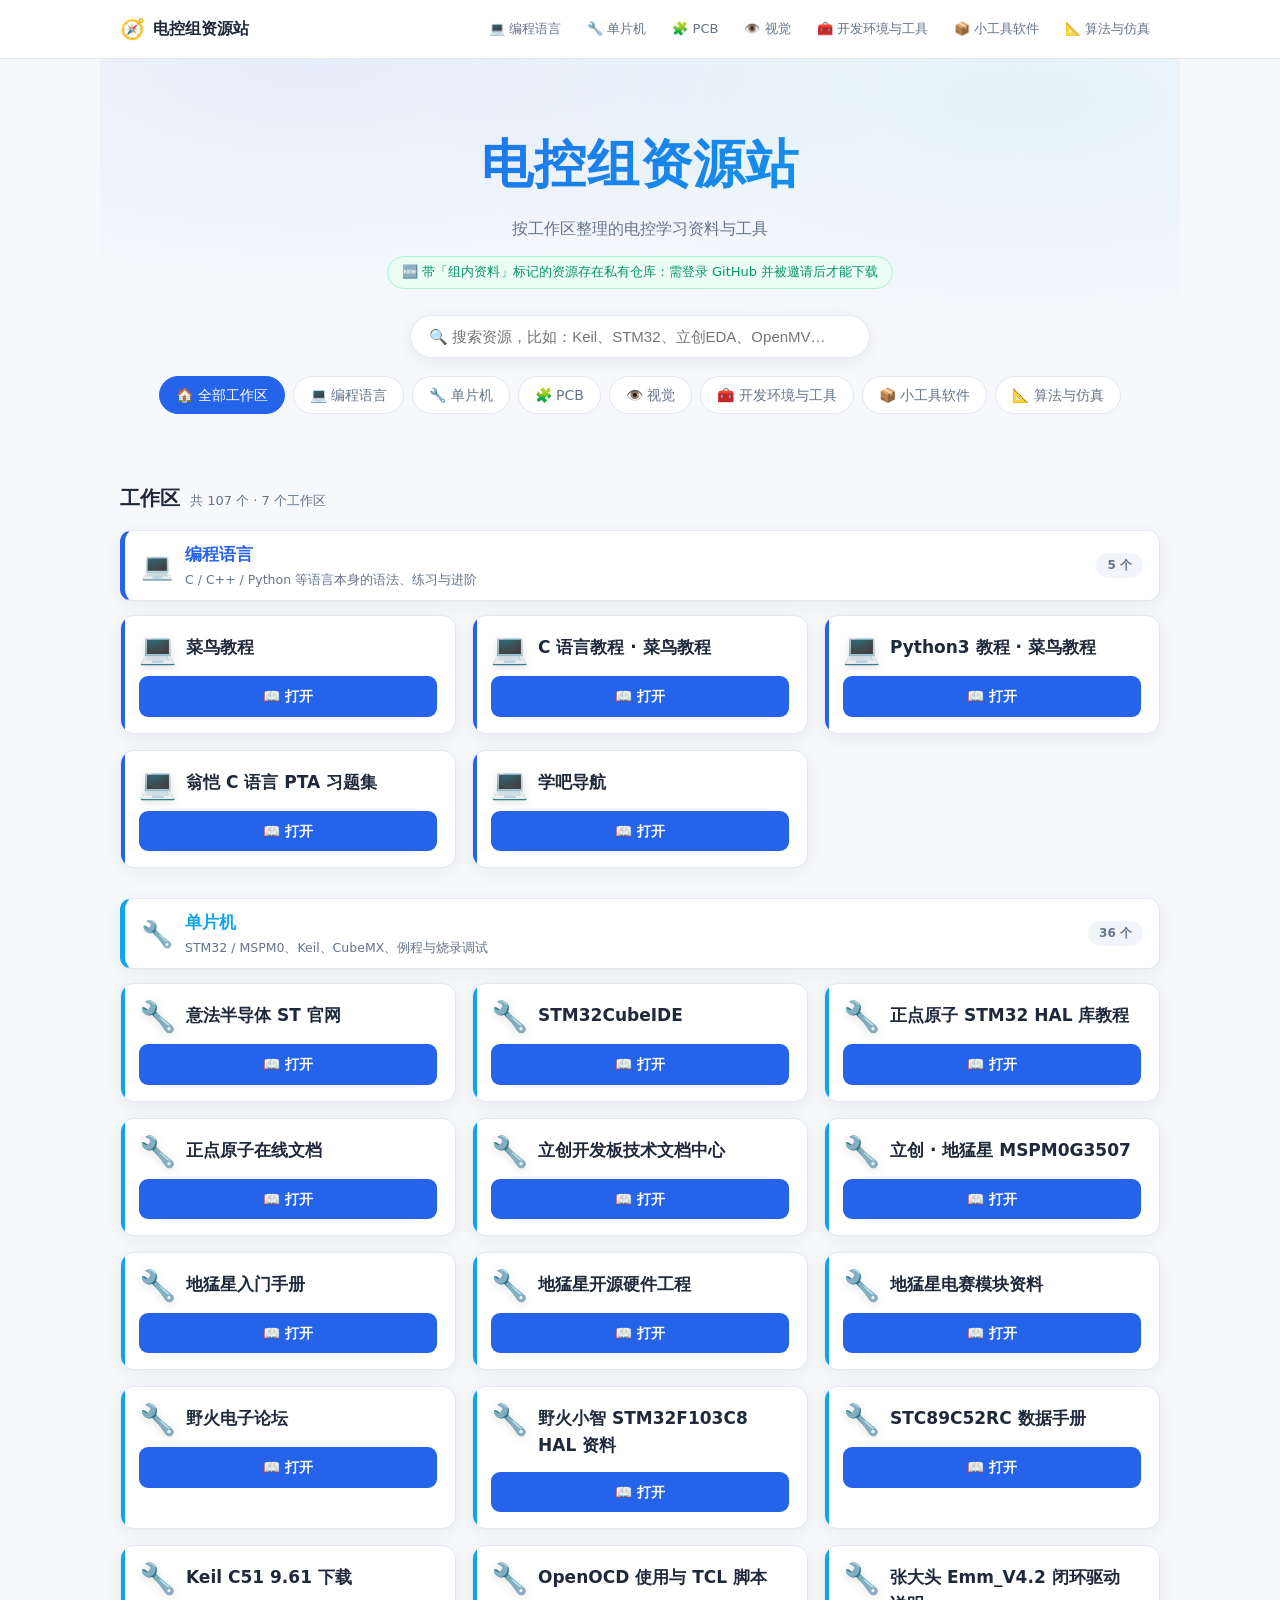
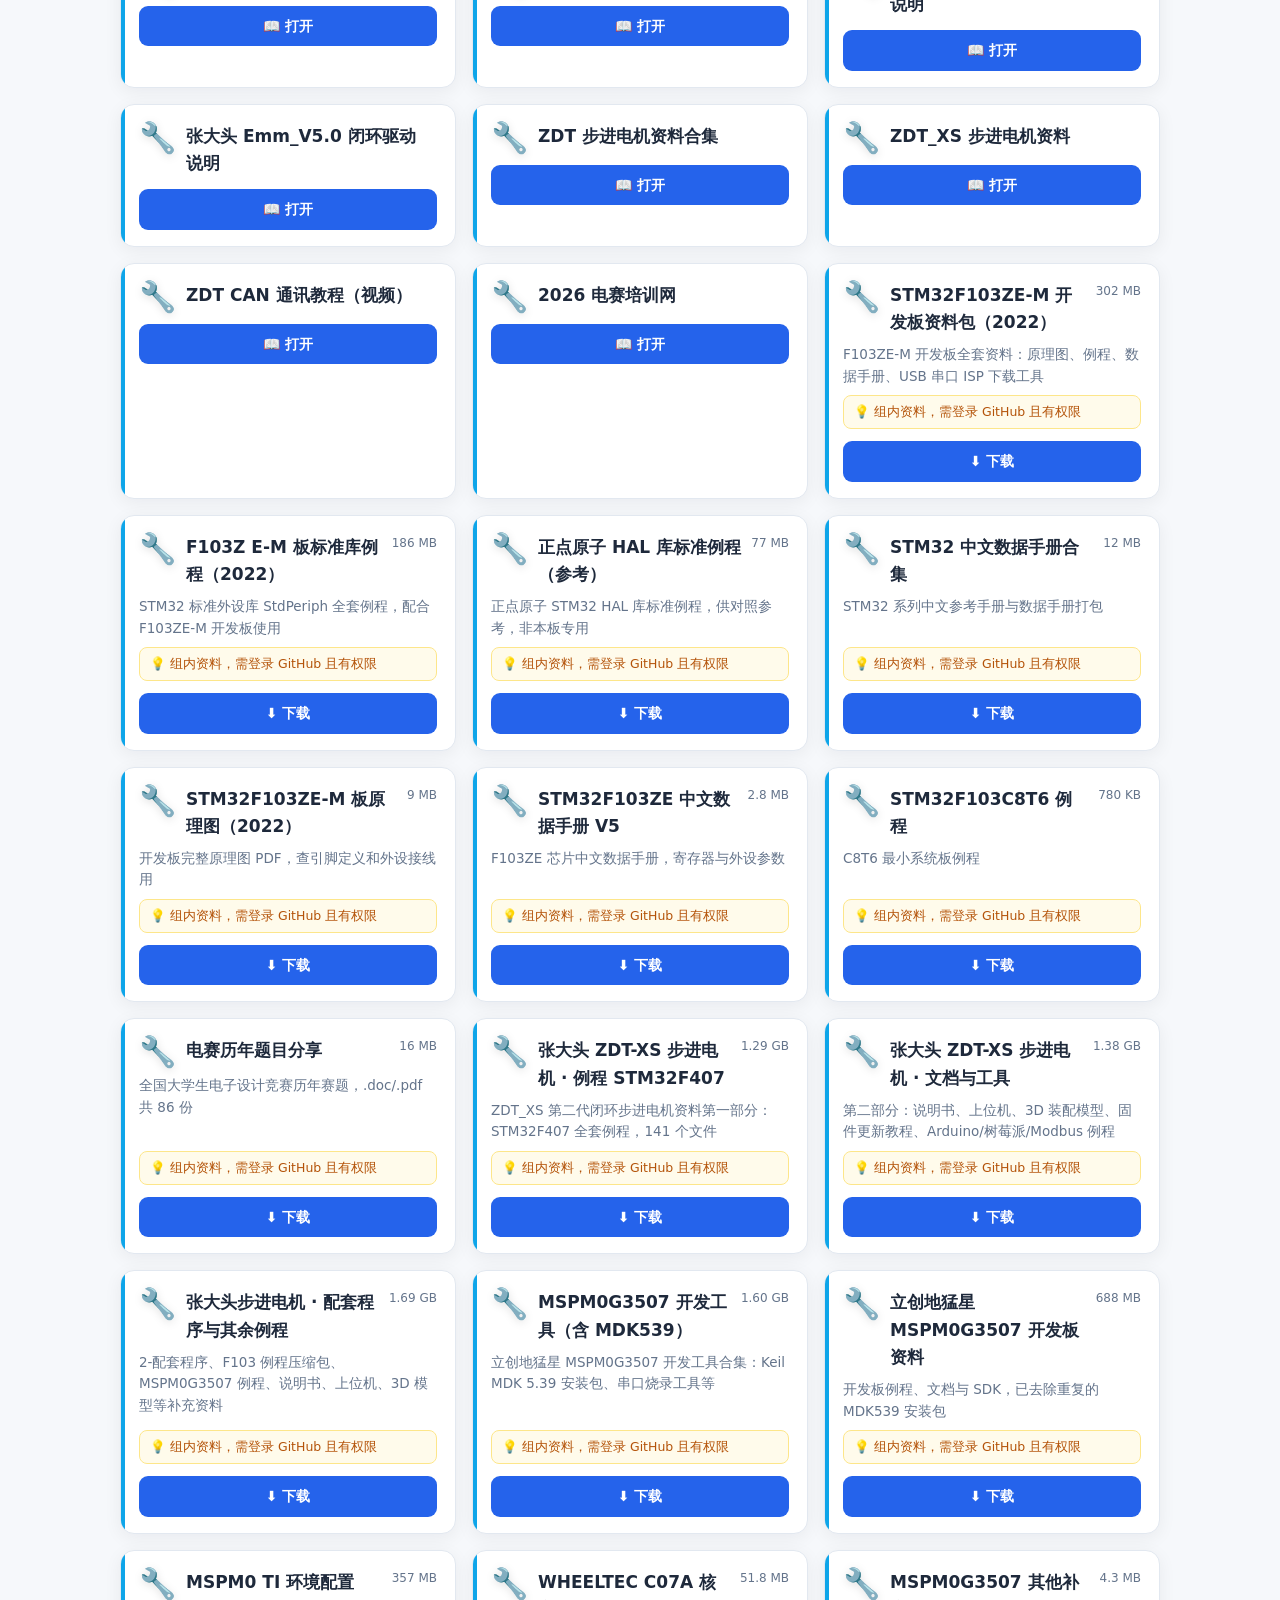
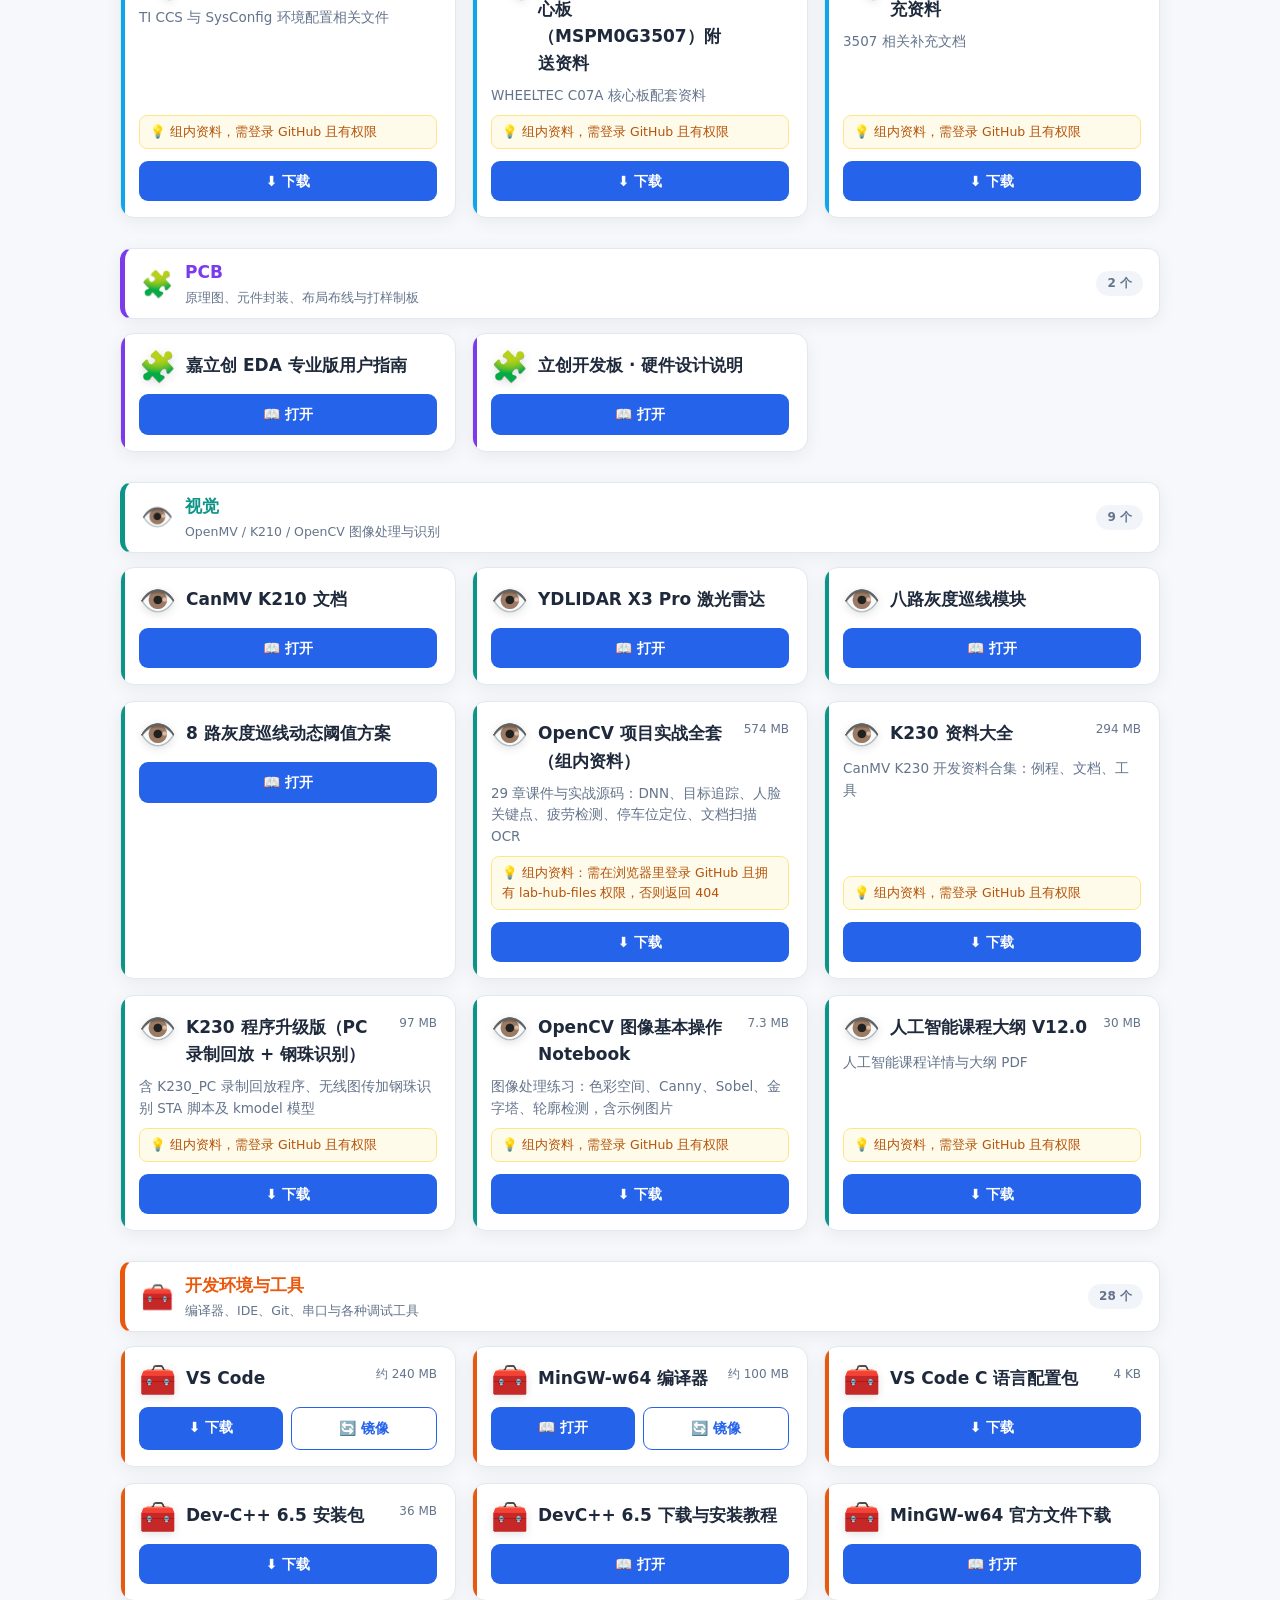
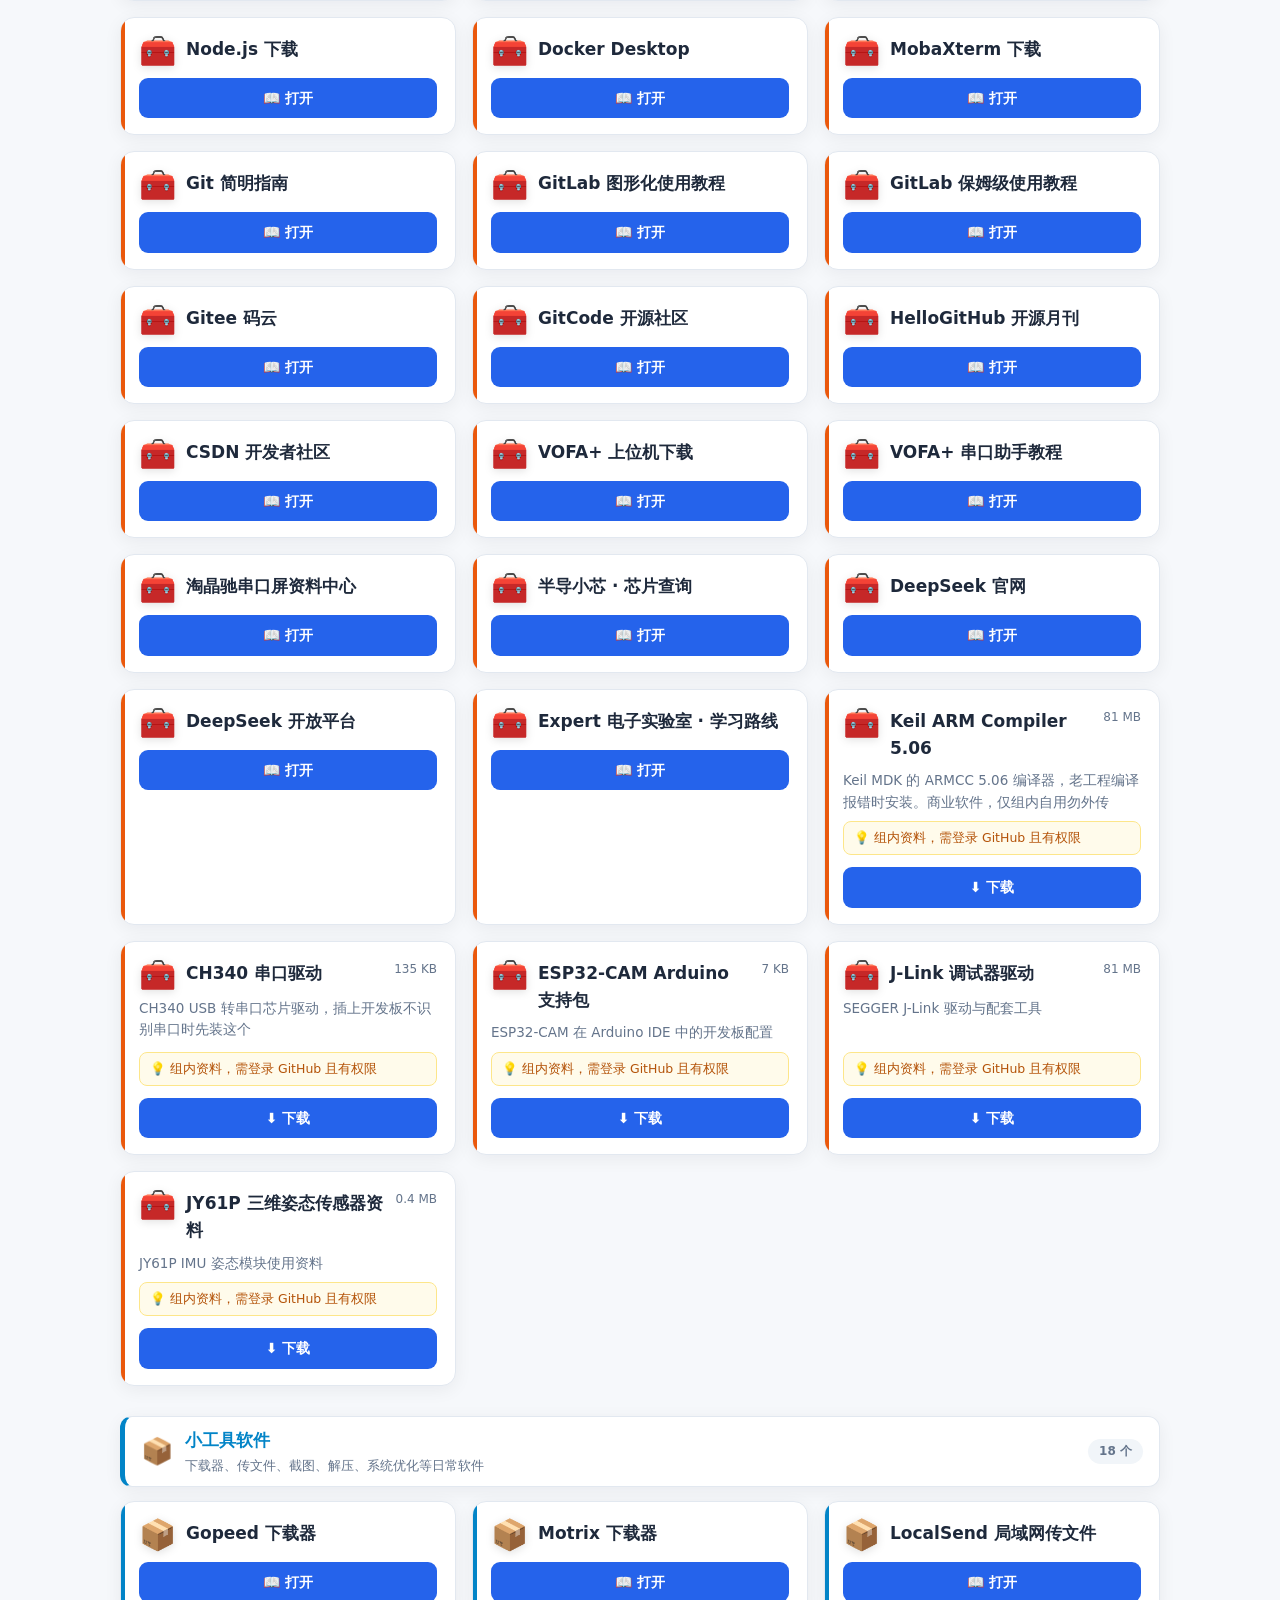
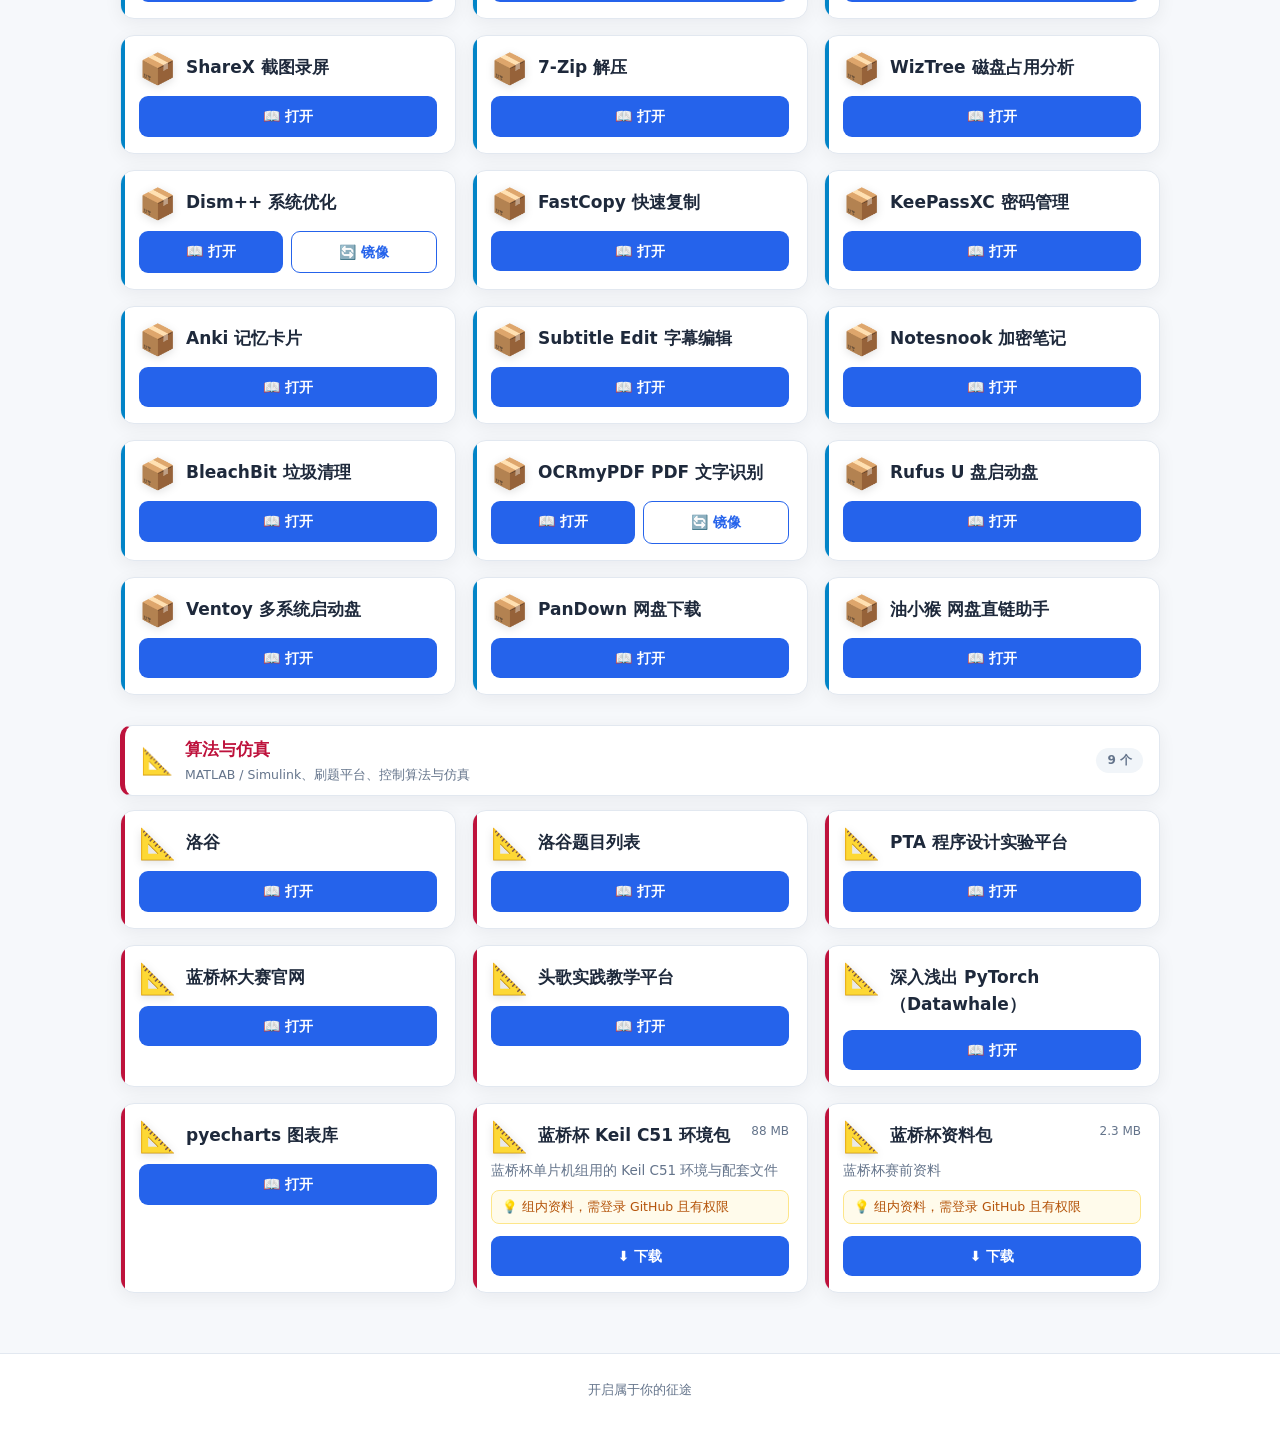
<file: index.html>
<!DOCTYPE html>
<html lang="zh-CN">
<head>
  <meta charset="UTF-8" />
  <meta name="viewport" content="width=device-width, initial-scale=1.0" />
  <title>电控组资源站</title>
  <meta name="description" content="电控组学习资料与工具分享站，按工作区整理" />
  <link rel="stylesheet" href="css/style.css?v=20261101213030" />
</head>
<body>

  <!-- ======= 顶部导航 ======= -->
  <header class="nav">
    <div class="nav-inner">
      <a class="brand" href="#top">
        <span class="brand-logo">🧭</span>
        <span class="brand-name" id="nav-name">电控组资源站</span>
      </a>
      <nav class="nav-links" id="nav-links"></nav>
    </div>
  </header>

  <!-- ======= 首页大标题区 ======= -->
  <section class="hero" id="top">
    <h1 class="hero-title" id="site-name">电控组资源站</h1>
    <p class="hero-sub" id="site-sub">按工作区整理的电控学习资料与工具</p>
    <p class="hero-notice" id="site-notice"></p>
    <div class="hero-search">
      <input type="search" id="search-box" placeholder="🔍 搜索资源，比如：Keil、STM32、立创EDA、OpenMV…" autocomplete="off" />
    </div>
    <!-- 工作区按钮会自动生成 -->
    <div class="cat-chips" id="cat-chips"></div>
  </section>

  <!-- ======= 工作区区块区（每个工作区独立成一块） ======= -->
  <main class="content">
    <div class="section-title">
      <h2>工作区</h2>
      <span class="section-count" id="res-count"></span>
    </div>
    <div class="areas" id="cards"></div>

    <!-- 无结果提示（搜索/筛选时出现） -->
    <div class="empty hidden" id="empty">
      <p>没有找到符合条件的资源 😅</p>
    </div>
  </main>

  <!-- ======= 页脚 ======= -->
  <footer class="footer">
    <p id="footer-text">电控组资源站 · 免费分享给实验室的学弟学妹</p>
  </footer>

  <!-- 数据文件：改 data/resources.js 就能加内容（详见 README.md） -->
  <script src="data/resources.js?v=20261101213030"></script>
  <script src="js/main.js?v=20261101213030"></script>
</body>
</html>
</file>
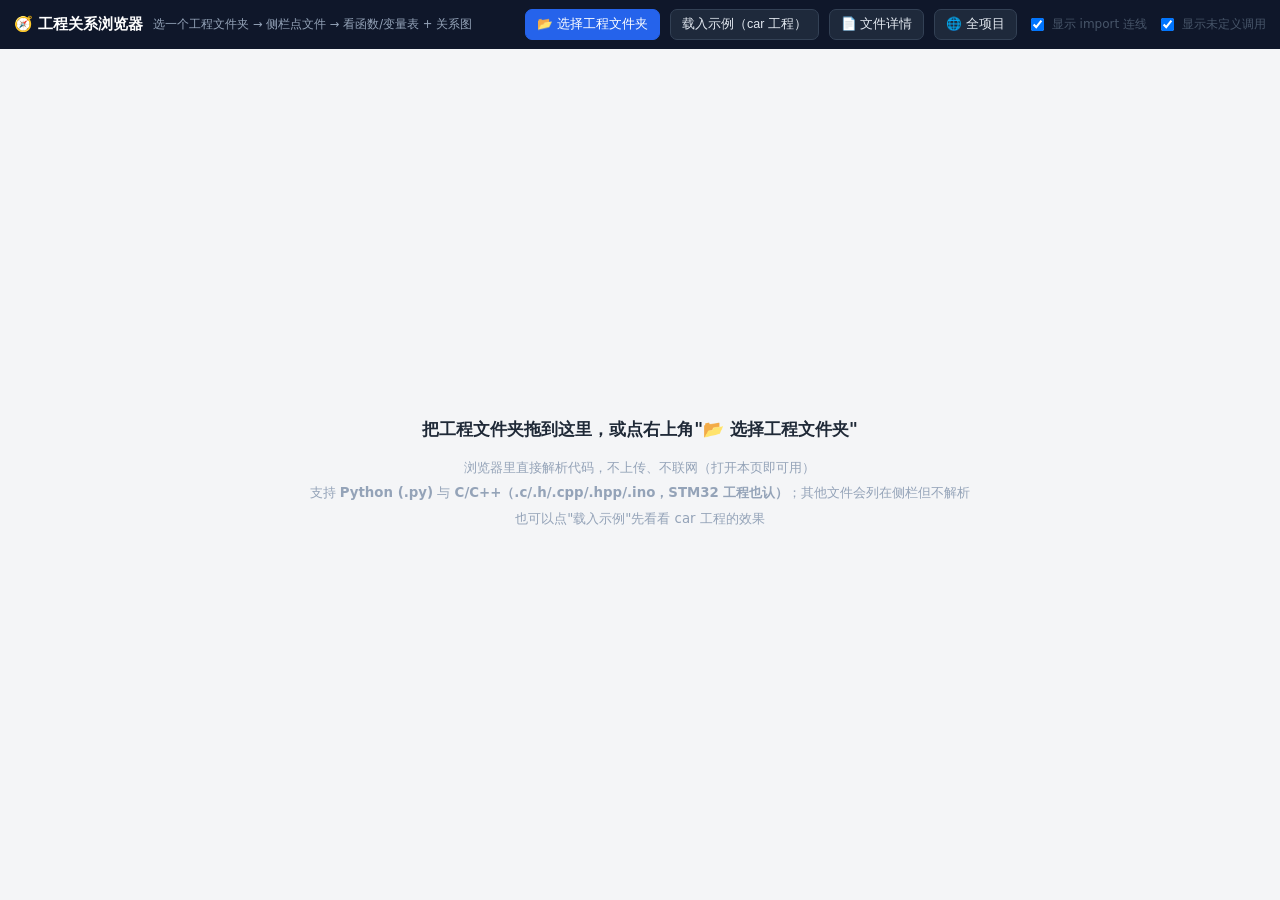
<file: code-map/index.html>
<!DOCTYPE html>
<html lang="zh-CN">
<head>
<meta charset="UTF-8" />
<meta name="viewport" content="width=device-width, initial-scale=1.0" />
<meta name="color-scheme" content="light" />
<title>工程关系浏览器 · 选文件夹版</title>
<style>
  *{box-sizing:border-box}
  html,body{height:100%}
  body{margin:0;font-family:"Microsoft YaHei","PingFang SC",system-ui,sans-serif;color:#1f2937;background:#f4f5f7;display:flex;flex-direction:column;overflow:hidden}
  header{background:#0f172a;color:#fff;padding:9px 14px;display:flex;align-items:center;gap:10px;flex-wrap:wrap;flex:none}
  header h1{font-size:15px;margin:0;font-weight:600}
  header .sub{font-size:11.5px;color:#94a3b8}
  header .sp{margin-left:auto}
  .btn{background:#1e293b;color:#e2e8f0;border:1px solid #334155;padding:6px 11px;border-radius:7px;font-size:12.5px;cursor:pointer}
  .btn:hover{background:#334155}
  .btn.primary{background:#2563eb;border-color:#2563eb;color:#fff}
  .btn.primary:hover{background:#1d4ed8}
  .btn.on{background:#2563eb;border-color:#2563eb;color:#fff}
  .drop{flex:1;display:flex;align-items:center;justify-content:center;flex-direction:column;gap:14px;color:#475569;text-align:center;padding:30px}
  .drop .big{font-size:17px;font-weight:600;color:#1f2937}
  .drop small{color:#94a3b8;line-height:1.9}
  .drop.hot{background:#eff6ff;outline:2px dashed #60a5fa;outline-offset:-14px}
  main{flex:1;display:flex;min-height:0}
  aside{width:266px;flex:none;border-right:1px solid #e5e7eb;background:#fff;display:flex;flex-direction:column;min-height:0}
  aside .hd{padding:9px 10px;border-bottom:1px solid #eef2f7;font-size:12px;color:#475569}
  aside input{width:100%;padding:5px 8px;border:1px solid #d1d5db;border-radius:6px;font-size:12px}
  #tree{overflow:auto;flex:1;padding:6px}
  .fitem{padding:5px 7px;border-radius:6px;font-size:12.5px;cursor:pointer;display:flex;gap:6px;align-items:center;line-height:1.35}
  .fitem:hover{background:#f1f5f9}
  .fitem.sel{background:#dbeafe;color:#1e3a8a;font-weight:600}
  .fitem .nm{overflow:hidden;text-overflow:ellipsis;white-space:nowrap}
  .fitem .ln{margin-left:auto;color:#94a3b8;font-size:11px;flex:none}
  .dir{padding:6px 7px 2px;font-size:11px;color:#64748b;font-weight:600}
  .center{flex:1;display:flex;flex-direction:column;min-width:0;min-height:0}
  .tblwrap{flex:none;max-height:38%;overflow:auto;background:#fff;border-bottom:1px solid #e5e7eb}
  .tblwrap .hd{position:sticky;top:0;background:#fff;padding:8px 12px;border-bottom:1px solid #eef2f7;font-size:12.5px;font-weight:600;color:#374151;display:flex;gap:10px;align-items:center}
  table{width:100%;border-collapse:collapse;font-size:12.5px}
  th,td{padding:5px 10px;text-align:left;border-bottom:1px solid #f1f5f9;vertical-align:top}
  th{color:#64748b;font-weight:600;background:#fafafa;position:sticky;top:38px}
  tr.hl{background:#fff7ed}
  td.k{color:#64748b;white-space:nowrap}
  .tag{display:inline-block;font-size:11px;padding:1px 7px;border-radius:99px;background:#eef2ff;color:#3730a3}
  .tag.cls{background:#ede9fe;color:#5b21b6}
  .tag.def{background:#dcfce7;color:#166534}
  .tag.var{background:#fef3c7;color:#92400e}
  .tag.attr{background:#e0f2fe;color:#075985}
  .tag.imp{background:#f1f5f9;color:#475569}
  .tag.warn{background:#fee2e2;color:#991b1b}
  #stage{flex:1;position:relative;min-height:0;background:#fbfcfd}
  canvas{display:block;width:100%;height:100%;cursor:grab}
  .legend{position:absolute;left:12px;bottom:12px;background:rgba(255,255,255,.94);border:1px solid #e5e7eb;border-radius:8px;padding:7px 10px;font-size:11px;color:#475569;line-height:1.75;pointer-events:none}
  .legend i{display:inline-block;width:9px;height:9px;border-radius:50%;margin-right:5px;vertical-align:middle}
  .hint{position:absolute;right:12px;bottom:12px;background:rgba(255,255,255,.94);border:1px solid #e5e7eb;border-radius:8px;padding:7px 10px;font-size:11px;color:#64748b;pointer-events:none;line-height:1.7}
  #panel{position:absolute;right:12px;top:12px;width:290px;max-height:70%;overflow:auto;background:rgba(255,255,255,.98);border:1px solid #e5e7eb;border-radius:10px;padding:12px;font-size:12.5px;box-shadow:0 6px 18px rgba(15,23,42,.08)}
  #panel h2{font-size:13px;margin:0 0 6px}
  .nb{font-size:12px;line-height:1.6;padding:5px 7px;border-radius:6px;cursor:pointer;border:1px solid #f1f5f9;margin-bottom:4px}
  .nb:hover{background:#f8fafc;border-color:#cbd5e1}
  .nb .ln{color:#94a3b8;margin-left:4px}
  .stat{font-size:11.5px;color:#64748b}
  code{background:#f1f5f9;padding:1px 4px;border-radius:4px;font-size:11.5px}
  .dim{color:#94a3b8}
  .stats{display:flex;gap:14px;flex-wrap:wrap;padding:7px 12px;background:#fff;border-bottom:1px solid #e5e7eb;font-size:11.5px;color:#475569;flex:none}

  /* 文件夹树 */
  .frow{display:flex;align-items:center;gap:5px;padding:4px 6px;border-radius:6px;font-size:12.5px;cursor:pointer;user-select:none}
  .frow:hover{background:#f1f5f9}
  .frow.sel{background:#dbeafe;color:#1e3a8a;font-weight:600}
  .twist{width:14px;flex:none;text-align:center;color:#64748b;font-size:10px}
  .fname{overflow:hidden;text-overflow:ellipsis;white-space:nowrap}
  .meta{margin-left:auto;color:#94a3b8;font-size:11px;flex:none}
  .childbox{margin-left:12px;border-left:1px dashed #e2e8f0;padding-left:4px}
  /* 图上的悬停提示 */
  #tip{position:absolute;pointer-events:none;background:rgba(15,23,42,.94);color:#f8fafc;font-size:11.5px;
       padding:6px 9px;border-radius:7px;max-width:320px;line-height:1.6;display:none;z-index:9}
  .opt{font-size:12px;color:#475569;display:inline-flex;gap:5px;align-items:center;cursor:pointer;user-select:none}
</style>
</head>
<body>
<header>
  <h1>🧭 工程关系浏览器</h1>
  <span class="sub" id="subtitle">选一个工程文件夹 → 侧栏点文件 → 看函数/变量表 + 关系图</span>
  <span class="sp"></span>
  <label class="btn primary" for="dirinput">📂 选择工程文件夹</label>
  <input id="dirinput" type="file" webkitdirectory directory multiple style="display:none" />
  <button class="btn" id="sample">载入示例（car 工程）</button>
  <button class="btn" id="mode-file">📄 文件详情</button>
  <button class="btn" id="mode-all">🌐 全项目</button>
  <label class="opt"><input type="checkbox" id="opt-imp" checked /> 显示 import 连线</label>
  <label class="opt"><input type="checkbox" id="opt-miss" checked /> 显示未定义调用</label>
</header>

<div class="stats" id="stats" style="display:none"></div>

<main id="main" style="display:none">
  <aside>
    <div class="hd">
      <input id="fsearch" type="search" placeholder="🔍 过滤文件…" autocomplete="off" />
      <div class="stat" id="filestat" style="margin-top:6px"></div>
    </div>
    <div id="tree"></div>
  </aside>
  <div class="center">
    <div class="tblwrap">
      <div class="hd"><span id="tbltitle">函数与变量</span><span class="stat" id="tblstat"></span></div>
      <table id="symtable">
        <thead><tr><th style="width:70px">类型</th><th style="width:190px">名称</th><th style="width:70px">行号</th><th>签名 / 值 / 说明</th></tr></thead>
        <tbody></tbody>
      </table>
    </div>
    <div id="stage">
      <canvas id="cv"></canvas>
      <div class="legend" id="legend"></div>
      <div class="hint">滚轮缩放 · 拖空白平移 · 拖节点微调 · 点节点看详情 · 双击居中</div>
      <div id="panel" style="display:none"></div>
      <div id="tip"></div>
    </div>
  </div>
</main>

<div class="drop" id="droparea">
  <div class="big">把工程文件夹拖到这里，或点右上角"📂 选择工程文件夹"</div>
  <small>
    浏览器里直接解析代码，不上传、不联网（打开本页即可用）<br />
    支持 <b>Python (.py)</b> 与 <b>C/C++（.c/.h/.cpp/.hpp/.ino，STM32 工程也认）</b>；其他文件会列在侧栏但不解析<br />
    也可以点"载入示例"先看看 car 工程的效果
  </small>
</div>

<script>
/* ============================================================
   1) 浏览器内 Python 解析器（纯函数，无 DOM 依赖）
   ============================================================ */
var PY_KEYWORDS = ['if','for','while','return','elif','else','with','assert','raise','yield','lambda',
  'print','len','range','int','str','float','list','dict','set','tuple','bool','bytes','type','isinstance',
  'super','enumerate','zip','sorted','max','min','sum','abs','round','any','all','open','ord','chr','exit',
  'input','hasattr','getattr','setattr','ValueError','Exception','NotImplementedError','Warning','True','False','None','not','and','or','in','is','del','global','nonlocal','pass','break','continue','try','except','finally','import','from','class','def','async','await','match','case','self'];

function parsePython(path, text){
  var res = { path:path, lines:0, hasMain:false, imports:[], classes:[], functions:[], methods:[], vars:[], calls:[], selfAttrs:[] };
  var lines = String(text).split(/\r?\n/);
  res.lines = lines.length;
  res.hasMain = /__main__/.test(String(text));
  var stack = [];            // [{indent,type,name,cls}]
  var ts = null;             // 三引号状态
  for (var i=0;i<lines.length;i++){
    var raw = lines[i], lineNo = i+1;
    // 三引号字符串切换（粗略）
    var tq = raw.match(/"""|'''/g);
    if (ts){ if (tq) ts = null; continue; }
    if (tq && tq.length % 2 === 1){ ts = true; continue; }
    var noComment = raw.replace(/#.*$/,'');
    if (!noComment.trim()) continue;
    var indent = noComment.match(/^[ \t]*/)[0].replace(/\t/g,'    ').length;

    while (stack.length && indent <= stack[stack.length-1].indent) stack.pop();
    var cur = stack.length ? stack[stack.length-1] : null;

    // import
    var mFrom = noComment.match(/^\s*from\s+([\.\w]+)\s+import\s+(.+)$/);
    var mImp  = noComment.match(/^\s*import\s+(.+)$/);
    if (mFrom){
      res.imports.push({ kind:'from', module:mFrom[1], symbols:mFrom[2].split(',').map(function(s){return s.trim().split(/\s+as\s+/).pop();}).filter(Boolean), line:lineNo });
      continue;
    }
    if (mImp){
      mImp[1].split(',').forEach(function(part){
        var bits = part.trim().split(/\s+as\s+/);
        res.imports.push({ kind:'import', module:bits[0], alias:bits[1]||bits[0].split('.')[0], symbols:[], line:lineNo });
      });
      continue;
    }
    // class
    var mCls = noComment.match(/^(\s*)class\s+(\w+)\s*(?:\(([^)]*)\))?\s*:/);
    if (mCls){
      var ce = { name:mCls[2], bases:(mCls[3]||'').trim(), line:lineNo, indent:indent, methods:[] };
      res.classes.push(ce);
      stack.push({ indent:indent, type:'class', name:mCls[2] });
      continue;
    }
    // def（支持签名跨行）
    var mDef = noComment.match(/^(\s*)(?:async\s+)?def\s+(\w+)\s*\(/);
    if (mDef){
      var sig = noComment.trim(); var j = i, bal = (sig.match(/\(/g)||[]).length - (sig.match(/\)/g)||[]).length;
      while (bal > 0 && j+1 < lines.length){ j++; sig += ' ' + lines[j].trim(); bal += (lines[j].match(/\(/g)||[]).length - (lines[j].match(/\)/g)||[]).length; }
      var args = (sig.match(/\(([^)]*)\)/)||['',''])[1].replace(/\s+/g,' ');
      var de = { name:mDef[2], args:args, line:lineNo, indent:indent, cls:(cur && cur.type==='class') ? cur.name : null };
      if (de.cls){ res.methods.push(de); var cc = null;
        for (var k=0;k<res.classes.length;k++) if (res.classes[k].name===de.cls) cc = res.classes[k];
        if (cc) cc.methods.push(de.name);
      } else res.functions.push(de);
      stack.push({ indent:indent, type:'def', name:mDef[2], cls:de.cls });
      continue;
    }
    // 赋值 / 变量
    var mAss = noComment.match(/^(\s*)((?:self\.)?[\w\.\[\]]+)\s*(?::\s*[^=]+)?=\s*(?!=)(.*)$/);
    if (mAss){
      var tgt = mAss[2].trim(), val = mAss[3].trim();
      var isSelf = /^self\./.test(tgt);
      var name = isSelf ? tgt : tgt.split('.')[0];
      var scope = cur ? (cur.type==='def' ? 'local' : 'class') : 'module';
      var rec = { name:name, value:val.slice(0,80), line:lineNo, scope:scope, isSelf:isSelf, cls:(cur&&cur.cls)||null };
      res.vars.push(rec);
      if (isSelf) res.selfAttrs.push(rec);
      continue;
    }
  }
  // 调用表达式（逐行扫，记录所在函数）
  var scopes = [];
  for (var li=0; li<lines.length; li++){
    var noC = lines[li].replace(/#.*$/,'');
    if (!noC.trim()) continue;
    var ind = noC.match(/^[ \t]*/)[0].replace(/\t/g,'    ').length;
    var md = noC.match(/^(\s*)(?:async\s+)?def\s+(\w+)\s*\(/);
    if (md){
      while (scopes.length && ind <= scopes[scopes.length-1].indent) scopes.pop();
      scopes.push({ indent:ind, name:md[2] }); continue;
    }
    if (/^(\s*)class\s+\w+/.test(noC)){
      while (scopes.length && ind <= scopes[scopes.length-1].indent) scopes.pop();
      continue;
    }
    var re = /([A-Za-z_]\w*(?:\.[A-Za-z_]\w*)*)\s*\(/g, mm;
    while ((mm = re.exec(noC)) !== null){
      var chain = mm[1];
      var head = chain.split('.')[0];
      var last = chain.split('.').pop();
      if (PY_KEYWORDS.indexOf(head) >= 0 && chain.indexOf('.') < 0) continue;
      if (['def','class','return','if','elif','while','for','with','assert','print'].indexOf(head) >= 0) continue;
      res.calls.push({ chain:chain, name:last, line:li+1,
                       inFunc: scopes.length ? scopes[scopes.length-1].name : null });
    }
  }
  return res;
}


/* ---------- C / C++ （STM32、单片机）解析器 ---------- */
var C_KEYWORDS = ['if','for','while','switch','case','default','return','sizeof','do','else','break','continue','goto',
 'typedef','struct','union','enum','static','const','volatile','extern','inline','register','restrict','_Bool',
 'unsigned','signed','void','char','short','int','long','float','double','auto','class','new','delete','this','nullptr',
 'uint8_t','uint16_t','uint32_t','uint64_t','int8_t','int16_t','int32_t','int64_t','u8','u16','u32','size_t','bool',
 'true','false','NULL','TRUE','FALSE','_Static_assert','__attribute__','__asm','asm','__inline','__weak','__IO','__I','__O'];

function parseC(path, text){
  var res = { path:path, lang:'c', lines:0, hasMain:false, imports:[], classes:[], functions:[], methods:[], vars:[], calls:[], decls:[] };
  var lines = String(text).split(/\r?\n/);
  res.lines = lines.length;
  res.hasMain = /(^|\W)main\s*\(/.test(String(text));
  var inBlockComment = false, depth = 0, curFunc = null, pendingStruct = null;

  function stripComment(line){
    var out = '';
    for (var i=0;i<line.length;i++){
      if (inBlockComment){
        if (line.substr(i,2) === '*/'){ inBlockComment = false; i++; }
        continue;
      }
      if (line.substr(i,2) === '//') break;
      if (line.substr(i,2) === '/*'){ inBlockComment = true; i++; continue; }
      out += line[i];
    }
    return out;
  }
  function countBraces(t){
    var o = 0, c = 0, inStr = false, q = '';
    for (var i=0;i<t.length;i++){
      var ch = t[i];
      if (inStr){ if (ch === q && t[i-1] !== '\\') inStr = false; continue; }
      if (ch === '"' || ch === "'"){ inStr = true; q = ch; continue; }
      if (ch === '{') o++; else if (ch === '}') c++;
    }
    return { open:o, close:c };
  }

  for (var li=0; li<lines.length; li++){
    var raw = lines[li], ln = li+1;
    var t = stripComment(raw);
    if (!t.trim()) continue;
    var trimmed = t.trim();
    var isSigLine = false;

    // #include / #define
    var mInc = trimmed.match(/^#\s*include\s*[<"]([^>"]+)[>"]/);
    if (mInc){
      res.imports.push({ kind:'include', module:mInc[1].replace(/\\/g,'/'), symbols:[], line:ln,
                         system: /^#\s*include\s*</.test(trimmed) });
      continue;
    }
    var mDef = trimmed.match(/^#\s*define\s+([A-Za-z_]\w*)(\((?:[^)]*)\))?\s*(.*)$/);
    if (mDef){
      res.vars.push({ name:mDef[1], value:(mDef[3]||'').slice(0,70), line:ln, scope:'module',
                      kind:'macro', isSelf:false, cls:null });
      continue;
    }
    // struct / enum / union 定义
    var mStruct = trimmed.match(/^(typedef\s+)?(struct|enum|union)\s*([A-Za-z_]\w*)?\s*(\{)?/);
    if (mStruct && (mStruct[3] || mStruct[4])){
      var sname = mStruct[3];
      if (sname){ res.classes.push({ name:sname, bases:mStruct[2], line:ln, methods:[] }); }
      else if (mStruct[4]){ pendingStruct = { name:'(匿名' + mStruct[2] + ')', bases:mStruct[2], line:ln, methods:[] }; }
    }
    var mTypedefTail = trimmed.match(/^\}\s*([A-Za-z_]\w*)\s*;/);
    if (mTypedefTail){
      if (pendingStruct){ pendingStruct.name = mTypedefTail[1]; res.classes.push(pendingStruct); pendingStruct = null; }
      else if (!res.classes.some(function(c){ return c.name === mTypedefTail[1]; }))
        res.classes.push({ name:mTypedefTail[1], bases:'typedef', line:ln, methods:[] });
    }

    var br = countBraces(t);
    // 函数定义（文件作用域，含返回类型）
    if (depth === 0){
      var mFn = t.match(/^\s*(?:static\s+|inline\s+|extern\s+|const\s+|volatile\s+|__weak\s+|__inline\s+)*([A-Za-z_][\w\s\*\.]*?)\s*\*?\s*([A-Za-z_]\w*)\s*\(([^;{)]*)\)\s*(\{|;|$)/);
      if (mFn && C_KEYWORDS.indexOf(mFn[2]) < 0 && !/^\s*(if|for|while|switch|return)\b/.test(trimmed)){
        isSigLine = true;
        var nxt = '';
        for (var kk = li + 1; kk < lines.length && kk < li + 4; kk++){
          var t2 = stripComment(lines[kk]).trim();
          if (t2){ nxt = t2; break; }
        }
        var isDef = (mFn[4] === '{') || trimmed.indexOf('{') >= 0 || br.open > 0 || nxt.charAt(0) === '{';
        var rec = { name:mFn[2], args:(mFn[3]||'').trim(), line:ln, ret:(mFn[1]||'').trim(),
                    decl:!isDef, file:path };
        res.functions.push(rec);
        if (!isDef) res.decls.push(rec.name);
        if (isDef) curFunc = rec.name;
      } else {
        // 文件级变量
        var mVar = t.match(/^\s*(?:static\s+|const\s+|volatile\s+|extern\s+)*([A-Za-z_]\w*(?:\s*\*)?(?:\s+[A-Za-z_]\w*)*)\s+([A-Za-z_]\w*)\s*(\[[^\]]*\])?\s*(=|;)/);
        if (mVar && C_KEYWORDS.indexOf(mVar[2]) < 0 && !/^\s*#/.test(trimmed)){
          res.vars.push({ name:mVar[2], value:(t.split('=')[1]||'').trim().slice(0,70), line:ln, scope:'module',
                          kind:'var', isSelf:false, cls:null });
        }
      }
    }
    // 函数内局部变量
    if (depth > 0 && curFunc){
      var mLoc = t.match(/^\s*(?:static\s+|const\s+|volatile\s+|register\s+)*([A-Za-z_]\w*(?:\s*\*)?)\s+([A-Za-z_]\w*)\s*(\[[^\]]*\])?\s*(=|;)/);
      if (mLoc && C_KEYWORDS.indexOf(mLoc[1]) < 0 && C_KEYWORDS.indexOf(mLoc[2]) < 0)
        res.vars.push({ name:mLoc[2], value:(t.split('=')[1]||'').trim().slice(0,60), line:ln, scope:'local',
                        kind:'local', isSelf:false, cls:null });
    }
    // 成员访问 / 调用（函数签名行不算调用）
    if (!isSigLine) {
    var re = /([A-Za-z_]\w*(?:\s*(?:->|\.)\s*[A-Za-z_]\w*)*)\s*\(/g, mm;
    while ((mm = re.exec(t)) !== null){
      var chainRaw = mm[1].replace(/\s*(->|\.)\s*/g, '.');
      var head = chainRaw.split('.')[0];
      if (C_KEYWORDS.indexOf(head) >= 0) continue;
      if (/^\s*(if|for|while|switch|return|sizeof|case|do|else|typedef|struct|union|enum)$/.test(head)) continue;
      res.calls.push({ chain:chainRaw, name:chainRaw.split('.').pop(), line:ln, inFunc: (depth>0 ? curFunc : null) });
    }
    }
    depth += br.open - br.close;
    if (depth <= 0){ depth = 0; curFunc = null; }
  }
  return res;
}

/* ============================================================
   2) 工程装配：解析所有代码文件，解析 import/include / 调用目标
   ============================================================ */
var PROJ = { root:'', files:[], py:{}, byPath:{}, symbols:{}, errors:[] };

var PARSE_EXT = /\.(py|c|h|cpp|cc|cxx|hpp|hh|hxx|ino)$/i;
var CODE_EXT  = /\.(py|c|h|cpp|cc|cxx|hpp|hh|hxx|ino|s|asm|ld|mk|txt|md|json|cfg|ini|ioc|uvprojx|uvproj|bat|sh)$/i;
function isCode(p){ return PARSE_EXT.test(p); }
function langOf(p){ return /\.py$/i.test(p) ? 'py' : 'c'; }
function normPath(p){ return String(p).replace(/\\/g,'/').replace(/^\.\//,''); }
function dirOf(p){ var a = normPath(p).split('/'); a.pop(); return a.join('/'); }
function baseName(p){ var a = normPath(p).split('/'); return a[a.length-1]; }

function buildProject(rootName, fileList){
  PROJ = { root:rootName, files:[], py:{}, byPath:{}, symbols:{}, errors:[] };
  fileList.forEach(function(f){ PROJ.files.push(f); if (isCode(f.path)) PROJ.byPath[normPath(f.path)] = f; });
  var allPy = Object.keys(PROJ.byPath);
  // 模块名解析（支持相对导入）
  function resolve(mod, level, fromPath){
    var parts;
    if (level > 0){
      var d = dirOf(fromPath).split('/'); d = d.filter(Boolean);
      if (level > 1) d = d.slice(0, d.length - (level - 1));
      parts = d.concat(mod ? mod.split('.') : []);
    } else parts = mod ? mod.split('.') : [];
    var cand = parts.join('/') + '.py';
    if (PROJ.byPath[cand]) return cand;
    var cand2 = parts.join('/') + '/__init__.py';
    if (PROJ.byPath[cand2]) return cand2;
    // 回退：同名文件唯一
    var base = parts[parts.length-1] + '.py';
    var hits = allPy.filter(function(p){ return p === base || p.slice(-(base.length+1)) === '/' + base; });
    return hits.length === 1 ? hits[0] : null;
  }
  Object.keys(PROJ.byPath).forEach(function(p){
    var f = PROJ.byPath[p];
    try { PROJ.py[p] = (langOf(p) === 'py') ? parsePython(p, f.text) : parseC(p, f.text); }
    catch(e){ PROJ.errors.push(p + ': ' + e.message); }
  });
  finalizeProject();
}

/* 由已解析的 PROJ.py 计算 import 边与别名表（实时解析与示例数据共用） */
function finalizeProject(){
  var allPy = Object.keys(PROJ.byPath);
  function resolve(mod, level, fromPath){
    var parts;
    if (level > 0){
      var d = dirOf(fromPath).split('/'); d = d.filter(Boolean);
      if (level > 1) d = d.slice(0, d.length - (level - 1));
      parts = d.concat(mod ? mod.split('.') : []);
    } else parts = mod ? mod.split('.') : [];
    var cand = parts.join('/') + '.py';
    if (PROJ.byPath[cand]) return cand;
    var cand2 = parts.join('/') + '/__init__.py';
    if (PROJ.byPath[cand2]) return cand2;
    var base = parts[parts.length-1] + '.py';
    var hits = allPy.filter(function(p){ return p === base || p.slice(-(base.length+1)) === '/' + base; });
    return hits.length === 1 ? hits[0] : null;
  }
  PROJ.importEdges = [];
  Object.keys(PROJ.py).forEach(function(p){
    var ast = PROJ.py[p];
    ast._aliasMap = {};
    ast._includeTargets = [];
    (ast.imports || []).forEach(function(im){
      if (im.kind === 'include'){
        var dir = dirOf(p), cands = [];
        cands.push(dir ? dir + '/' + im.module : im.module);
        cands.push(im.module);
        var tgtC = cands.filter(function(c){ return !!PROJ.byPath[c]; })[0] || null;
        if (!tgtC){
          var hitsC = Object.keys(PROJ.byPath).filter(function(q){ return baseName(q) === baseName(im.module); });
          if (hitsC.length === 1) tgtC = hitsC[0];
        }
        im.target = tgtC;
        PROJ.importEdges.push({ src:p, dst:tgtC, module:im.module, symbols:[], line:im.line, resolved:!!tgtC, isInclude:true });
        if (tgtC) ast._includeTargets.push(tgtC);
        return;
      }
      var lvl = (im.module.match(/^\.+/)||[''])[0].length;
      var mod = im.module.replace(/^\.+/,'');
      var tgt = resolve(mod, lvl, p);
      im.target = tgt;
      PROJ.importEdges.push({ src:p, dst:tgt, module:im.module, symbols:im.symbols, line:im.line, resolved:!!tgt });
      if (im.kind === 'import') ast._aliasMap[im.alias || mod.split('.')[0]] = tgt;
      else ast._aliasMap['__from__' + im.module] = tgt;
      (im.symbols||[]).forEach(function(sym){ ast._aliasMap[sym] = tgt; });
    });
  });
  PROJ.IDX = null;
}

/* ============================================================
   3) 关系计算：某个文件的调用方/被调用方 + 未定义引用
   ============================================================ */
var PY_BUILTIN = new Set(['print','len','range','int','str','float','list','dict','set','tuple','bool','bytes',
 'type','isinstance','super','enumerate','zip','sorted','max','min','sum','abs','round','any','all','open','ord','chr',
 'exit','input','hasattr','getattr','setattr','repr','format','map','filter','reversed','divmod','pow','hex','bin','oct',
 'ValueError','TypeError','KeyError','IndexError','Exception','RuntimeError','NotImplementedError','AttributeError','Warning',
 'StopIteration','ZeroDivisionError','object','property','staticmethod','classmethod','next','iter','vars','id','callable']);

function ctorOf(val){
  var m = String(val||'').match(/^([\w\.]+)\s*\(/);
  return m ? m[1].split('.').pop() : null;
}

function buildIndex(){
  var I = { funcs:{}, methods:{}, classes:{}, files:{} };
  Object.keys(PROJ.py).forEach(function(q){
    var a = PROJ.py[q];
    var f = { funcs:{}, methods:{} };
    (a.functions||[]).forEach(function(fn){ f.funcs[fn.name] = fn.line;
      (I.funcs[fn.name] = I.funcs[fn.name] || []).push({file:q, line:fn.line, decl:!!fn.decl}); });
    (a.methods||[]).forEach(function(m){ f.methods[m.name] = m.line; (I.methods[m.name] = I.methods[m.name] || []).push({file:q, line:m.line, cls:m.cls}); });
    (a.classes||[]).forEach(function(c){ I.classes[c.name] = { file:q, line:c.line, methods:(c.methods||[]) }; });
    f.funcCls = {};
    (a.methods||[]).forEach(function(m){ f.funcCls[m.name] = m.cls; });
    f.instAttrs = {};      // 类实例属性: self.x -> 构造类名
    f.plainAttrs = {};     // 类的所有 self.x 属性名
    (a.vars||[]).forEach(function(v){
      if (!v.isSelf || !v.cls) return;
      var key = String(v.name).replace(/^self\./,'');
      f.instAttrs[v.cls] = f.instAttrs[v.cls] || {};
      f.plainAttrs[v.cls] = f.plainAttrs[v.cls] || {};
      f.plainAttrs[v.cls][key] = 1;
      if (v.value) f.instAttrs[v.cls][key] = ctorOf(v.value);
    });
    f.localInst = {};      // 函数内局部变量 -> 构造类名
    (a.vars||[]).forEach(function(v){
      if (v.isSelf || v.scope !== 'local') return;
      f.localInst[v.name] = ctorOf(v.value);
    });
    f.macros = {};
    (a.vars||[]).forEach(function(v){ if (v.kind === 'macro') f.macros[v.name] = v.line; });
    f.includeTargets = a._includeTargets || [];
    f.fromSymbols = {};    // from X import y  -> 目标文件
    (a.imports||[]).forEach(function(im){
      if (im.kind === 'from') (im.symbols||[]).forEach(function(sym){ f.fromSymbols[sym] = im.target || null; });
    });
    I.files[q] = f;
  });
  // 解析每条调用：internal / undefined / external
  Object.keys(PROJ.py).forEach(function(q){
    var a = PROJ.py[q], F = I.files[q];
    a._resolvedCalls = [];
    (a.calls||[]).forEach(function(c){
      var chain = String(c.chain).split('.');
      var cls = c.inFunc ? (F.funcCls[c.inFunc] || null) : null;
      var r = { from:{ file:q, inFunc:c.inFunc, line:c.line, expr:c.chain }, to:null, kind:'external' };

      function projectClassOwner(cname){ return I.classes[cname] || null; }
      function methodIn(cname, mname){
        var co = projectClassOwner(cname);
        if (!co) return null;
        if ((co.methods||[]).indexOf(mname) < 0) return null;
        var mid = (I.methods[mname]||[]).filter(function(x){ return x.file===co.file && x.cls===cname; })[0];
        return { file:co.file, name:mname, cls:cname, line: mid ? mid.line : co.line };
      }
      function uniqueByName(name, kind){
        var arr = (kind==='method' ? I.methods[name] : I.funcs[name]) || [];
        var defs = arr.filter(function(x){ return !x.decl; });       // 优先指向真正定义
        var use = defs.length ? defs : arr;
        var files = {}; use.forEach(function(x){ files[x.file]=1; });
        if (use.length === 1 && Object.keys(files).length === 1)
          return { file:use[0].file, name:name, cls:use[0].cls || null, line:use[0].line };
        return null;
      }

      if (chain.length === 1){
        var n = chain[0];
        if (PY_BUILTIN.has(n)) { r.kind = 'external'; }
        else if (F.funcs[n] !== undefined) { r.to = { file:q, name:n, line:F.funcs[n] }; r.kind = 'internal'; }
        else if (F.fromSymbols[n] !== undefined){
          var tf = F.fromSymbols[n];
          if (tf && PROJ.py[tf]){
            var ff = PROJ.py[tf].functions.filter(function(x){return x.name===n;})[0];
            var mm = PROJ.py[tf].methods.filter(function(x){return x.name===n;})[0];
            if (ff) { r.to = { file:tf, name:n, line:ff.line }; r.kind='internal'; }
            else if (mm) { r.to = { file:tf, name:n, cls:mm.cls, line:mm.line }; r.kind='internal'; }
            else r.kind = 'external';
          } else r.kind = 'external';
        }
        else {
          if (F.macros[n] !== undefined){ r.to = { file:q, name:n, line:F.macros[n], macro:true }; r.kind = 'internal'; }
          else {
            var u = uniqueByName(n,'func');
            if (u){ r.to = u; r.kind='internal'; }
            else {
              var viaInc = null;
              (F.includeTargets||[]).some(function(tf){
                var ta = PROJ.py[tf]; if (!ta) return false;
                var fns2 = (ta.functions||[]).filter(function(x){ return x.name === n; });
                var ff2 = fns2.filter(function(x){ return !x.decl; })[0] || fns2[0];
                if (ff2){ viaInc = { file:tf, name:n, line:ff2.line }; return true; }
                var mac2 = (ta.vars||[]).filter(function(x){ return x.kind==='macro' && x.name===n; })[0];
                if (mac2){ viaInc = { file:tf, name:n, line:mac2.line, macro:true }; return true; }
                return false;
              });
              if (viaInc){ r.to = viaInc; r.kind='internal'; }
              else if (I.classes[n]) r.kind = 'external';
              else if (/^(HAL_|LL_|__HAL|HAL$)/.test(n)) r.kind = 'external';
              else r.kind = 'undefined';
            }
          }
        }
      }
      else if (chain[0] === 'self'){
        var last = chain[chain.length-1];
        if (chain.length === 2){
          if (cls){
            if (F.methods[last] !== undefined && (I.files[q].funcCls[last] === undefined || true)){
              var own = (I.methods[last]||[]).filter(function(x){return x.file===q && x.cls===cls;})[0];
              if (own){ r.to = { file:q, name:last, cls:cls, line:own.line }; r.kind='internal'; }
            }
            if (!r.to && (F.plainAttrs[cls]||{})[last]) r.kind = 'external';
            if (!r.to && r.kind !== 'external'){
              var u2 = uniqueByName(last,'method');
              if (u2) { r.to = u2; r.kind='internal'; } else r.kind = 'undefined';
            }
          } else r.kind = 'external';
        } else {
          var owner = chain[chain.length-2];
          var cname2 = cls ? ((F.instAttrs[cls]||{})[owner]) : null;
          if (cname2){
            var hit = methodIn(cname2, last);
            if (hit) { r.to = hit; r.kind='internal'; }
            else if (I.classes[cname2]) r.kind = 'undefined';
            else r.kind = 'external';
          } else if (cls && (F.plainAttrs[cls]||{})[owner]) r.kind = 'external';
          else r.kind = 'external';
        }
      }
      else {
        var head = chain[0], lastN = chain[chain.length-1];
        var aliasTgt = (a._aliasMap||{})[head];
        if (aliasTgt && PROJ.py[aliasTgt]){
          var f3 = PROJ.py[aliasTgt].functions.filter(function(x){return x.name===lastN;})[0];
          var m3 = PROJ.py[aliasTgt].methods.filter(function(x){return x.name===lastN;})[0];
          if (f3){ r.to = { file:aliasTgt, name:lastN, line:f3.line }; r.kind='internal'; }
          else if (m3){ r.to = { file:aliasTgt, name:lastN, cls:m3.cls, line:m3.line }; r.kind='internal'; }
          else r.kind = 'external';
        } else if (F.fromSymbols[head] !== undefined) r.kind = 'external';
        else {
          var inst = F.localInst[head];
          if (inst && I.classes[inst]){
            if (chain.length === 2){
              var h2 = methodIn(inst, lastN);
              if (h2) { r.to = h2; r.kind='internal'; } else r.kind = 'undefined';
            } else r.kind = 'external';
          } else r.kind = 'external';
        }
      }
      a._resolvedCalls.push(r);
    });
  });
  PROJ.IDX = I;
}

function fileRelations(path){
  var p = normPath(path), r = { imports:[], importedBy:[], callsOut:[], callsIn:[], undefined:[] };
  if (!PROJ.py[p]) return r;
  if (!PROJ.IDX) buildIndex();
  PROJ.importEdges.forEach(function(e){
    if (e.src === p) r.imports.push(e);
    if (e.dst === p) r.importedBy.push(e);
  });
  Object.keys(PROJ.py).forEach(function(q){
    (PROJ.py[q]._resolvedCalls || []).forEach(function(rc){
      if (rc.from.file === p && rc.kind === 'undefined') r.undefined.push({ line:rc.from.line, expr:rc.from.expr, inFunc:rc.from.inFunc });
      if (rc.from.file === p && rc.to && rc.to.file !== p)
        r.callsOut.push({ file:rc.to.file, line:rc.from.line, expr:rc.from.expr, targetLine:rc.to.line, cls:rc.to.cls || null, name:rc.to.name });
      if (rc.to && rc.to.file === p && rc.from.file !== p)
        r.callsIn.push({ file:rc.from.file, line:rc.from.line, expr:rc.from.expr, name:rc.to.name });
    });
  });
  return r;
}

/* ============================================================
   4) UI：侧栏、表格、关系图
   ============================================================ */
var $ = function(id){ return document.getElementById(id); };
var UI = { files:[], sel:null, mode:'file', q:'', scale:1, ox:0, oy:0, nodes:[], edges:[], index:{}, dragging:null, panning:false, selNode:null };

function esc(s){ return String(s===undefined||s===null?'':s).replace(/[&<>"']/g,function(c){return ({'&':'&amp;','<':'&lt;','>':'&gt;','"':'&quot;',"'":'&#39;'})[c];}); }
function kindColor(k){ return { root:'#2563eb', models:'#059669', tests:'#d97706', core:'#0891b2', lib:'#7c3aed', missing:'#dc2626', file:'#2563eb' }[k] || '#64748b'; }
function kindOfPath(f){
  var seg = String(f).split('/'), s = seg.length > 1 ? seg[0].toLowerCase() : '';
  if (s === 'models') return 'models';
  if (s === 'tests' || s === 'test') return 'tests';
  if (s === 'core') return 'core';
  if (s === 'drivers' || s === 'library' || s === 'libraries' || s === 'cmsis' || s === 'middlewares' || s === 'hal') return 'lib';
  return 'root';
}

function renderStats(){
  var pyc = Object.keys(PROJ.py).length, fn = 0, cl = 0, vv = 0, ce = 0;
  Object.keys(PROJ.py).forEach(function(p){
    var a = PROJ.py[p]; fn += a.functions.length + a.methods.length; cl += a.classes.length; vv += a.vars.length; ce += a.calls.length;
  });
  $('stats').style.display = 'flex';
  $('stats').innerHTML = '<span>📁 工程：<b>' + esc(PROJ.root || '(未命名)') + '</b></span>' +
    '<span>文件 <b>' + PROJ.files.length + '</b>（Python ' + pyc + '）</span>' +
    '<span>类 <b>' + cl + '</b></span><span>函数/方法 <b>' + fn + '</b></span>' +
    '<span>变量 <b>' + vv + '</b></span><span>调用表达式 <b>' + ce + '</b></span>' +
    '<span>import 边 <b>' + PROJ.importEdges.filter(function(e){return e.resolved;}).length + '</b></span>' +
    (PROJ.errors.length ? '<span class="tag warn">解析失败 ' + PROJ.errors.length + '</span>' : '');
}

var TREE_OPEN = {};          // 目录展开状态

function renderTree(){
  var el = $('tree'); el.innerHTML = '';
  var q = UI.q.toLowerCase();
  var files = PROJ.files.slice();
  if (q) files = files.filter(function(f){ return f.path.toLowerCase().indexOf(q) >= 0; });

  // 构建目录树
  var root = { dirs:{}, files:[] };
  files.forEach(function(f){
    var parts = f.path.split('/'); var node = root;
    for (var i=0;i<parts.length-1;i++){
      var d = parts[i];
      node.dirs[d] = node.dirs[d] || { dirs:{}, files:[], name:d };
      node = node.dirs[d];
    }
    node.files.push(f);
  });
  function countAll(node){
    var n = node.files.length;
    Object.keys(node.dirs).forEach(function(k){ n += countAll(node.dirs[k]); });
    return n;
  }
  function drawDir(node, path, box){
    Object.keys(node.dirs).sort().forEach(function(name){
      var sub = node.dirs[name];
      var full = path ? path + '/' + name : name;
      var open = q ? true : (TREE_OPEN[full] !== false);   // 默认展开，搜索时全展开
      var row = document.createElement('div'); row.className = 'frow';
      row.innerHTML = '<span class="twist">' + (open ? '▾' : '▸') + '</span><span>📂</span>' +
                      '<span class="fname" title="'+esc(full)+'">'+esc(name)+'</span><span class="meta">'+countAll(sub)+'</span>';
      row.addEventListener('click', function(e){
        e.stopPropagation();
        TREE_OPEN[full] = !open; renderTree();
      });
      box.appendChild(row);
      if (open){
        var cb = document.createElement('div'); cb.className = 'childbox';
        drawDir(sub, full, cb); drawFiles(sub.files, cb); box.appendChild(cb);
      }
    });
  }
  function drawFiles(list, box){
    list.sort(function(a,b){ return a.path.localeCompare(b.path); }).forEach(function(f){
      var py = /\.py$/i.test(f.path), clike = !py && isCode(f.path);
      var row = document.createElement('div');
      row.className = 'frow' + (UI.sel === f.path ? ' sel' : '');
      row.innerHTML = '<span class="twist"></span><span>' + (py?'🐍':(clike?'🔧':'📄')) + '</span>' +
                      '<span class="fname" title="'+esc(f.path)+'">'+esc(baseName(f.path))+'</span>' +
                      '<span class="meta">'+(f.lines||0)+'行</span>';
      row.addEventListener('click', function(){ selectFile(f.path); });
      box.appendChild(row);
    });
  }
  drawDir(root, '', el); drawFiles(root.files, el);
  if (!files.length){ el.innerHTML = '<div class="stat" style="padding:8px">没有匹配的文件</div>'; }
  var pyN = PROJ.files.filter(function(f){return /\.py$/i.test(f.path);}).length;
  var cN = PROJ.files.filter(function(f){return !/\.py$/i.test(f.path) && isCode(f.path);}).length;
  $('filestat').textContent = PROJ.files.length + ' 个文件（Python ' + pyN + ' · C/C++ ' + cN + '）· 点文件夹名可折叠';
}

function selectFile(path){
  UI.sel = path; UI.mode = 'file'; $('mode-file').classList.add('on'); $('mode-all').classList.remove('on');
  renderTree(); renderTable(); renderGraph(); $('panel').style.display='none';
}

function renderTable(){
  var tb = $('symtable').querySelector('tbody'); tb.innerHTML = '';
  var title = $('tbltitle'), stat = $('tblstat');
  if (!UI.sel){ title.textContent = '函数与变量'; stat.textContent = '（先在左侧选一个文件）'; return; }
  var ast = PROJ.py[normPath(UI.sel)];
  title.textContent = '函数与变量 · ' + UI.sel;
  if (!ast){
    stat.textContent = '该文件不是 Python（仅列在侧栏，未解析）';
    return;
  }
  var rel = fileRelations(UI.sel);
  var undefByLine = {}; rel.undefined.forEach(function(u){ (undefByLine[u.line]=undefByLine[u.line]||[]).push(u); });
  var rows = [];
  ast.classes.forEach(function(c){
    var isC = ast.lang === 'c';
    rows.push(['class', isC ? '结构体/枚举' : '类', c.name, c.line,
               (c.bases ? (isC ? '类型: '+c.bases : '继承/基类: '+c.bases) : '') + (c.methods && c.methods.length ? ' · 方法 '+c.methods.length+' 个' : '')]);
  });
  ast.functions.forEach(function(f){
    var isC = ast.lang === 'c';
    rows.push(['def', f.decl ? '函数声明' : '函数', f.name, f.line,
               isC ? ((f.ret ? f.ret + ' ' : '') + f.name + '(' + f.args + ')') : ('def ' + f.name + '(' + f.args + ')')]);
  });
  ast.methods.forEach(function(m){ rows.push(['def','方法', (m.cls? m.cls+'.':'') + m.name, m.line, 'def ' + m.name + '(' + m.args + ')']); });
  ast.vars.forEach(function(v){
    var kind = v.kind === 'macro' ? '宏定义'
             : (v.scope === 'module' ? '全局变量' : (v.scope === 'class' ? '类属性' : (v.isSelf ? '实例属性' : '局部变量')));
    rows.push(['var', kind, v.name, v.line, (v.kind === 'macro' ? '#define ' : '') + (v.value ? '= ' + v.value : '')]);
  });
  ast.imports.forEach(function(im){
    if (im.kind === 'include'){
      rows.push(['imp','include', im.module, im.line,
                 (im.system ? '#include <…>（系统/库头文件）' : '#include "…"') + (im.target ? '  → ' + im.target : '  (未在本工程内找到)')]);
    } else {
      rows.push(['imp','import', im.module, im.line, im.kind==='from' ? ('from … import ' + im.symbols.join(', ')) : 'import ' + im.module + (im.target? '  → ' + im.target : '  (外部库)')]);
    }
  });
  rows.sort(function(a,b){ return a[3]-b[3]; });
  var tmpl = { 'class':'cls', 'def':'def', 'var':'var', 'imp':'imp' };
  rows.forEach(function(r){
    var tr = document.createElement('tr');
    var calls = ast.calls.filter(function(c){ return c.line === r[3] || (c.inFunc === r[2] && c.line >= r[3] && c.line < r[3]+1); }).length;
    var note = r[4];
    if (undefByLine[r[3]]) note += ' · <span class="tag warn">此处调用了未定义: ' + undefByLine[r[3]].map(function(u){return esc(u.expr);}).join('、') + '</span>';
    tr.innerHTML = '<td><span class="tag ' + tmpl[r[0]] + '">' + r[1] + '</span></td><td><b>' + esc(r[2]) + '</b></td><td class="k">' + r[3] + '</td><td>' + note + '</td>';
    tr.addEventListener('mouseenter', function(){ highlightLine(r[3]); });
    tr.addEventListener('click', function(){ highlightLine(r[3], true); });
    tb.appendChild(tr);
  });
  stat.textContent = rows.length + ' 条 · 未定义引用 ' + rel.undefined.length + ' 处';
}
function highlightLine(ln, focus){
  var node = null;
  UI.nodes.forEach(function(n){ if (n.line === ln && (!focus || n.file === normPath(UI.sel))) node = n; });
  if (node){ UI.selNode = node.id; draw(); showNodePanel(node); }
}

function buildGraph(){
  var nodes = [], edges = [], seen = {};
  function add(n){
    if (seen[n.id]) return seen[n.id];
    seen[n.id] = n; nodes.push(n); return n;
  }
  function fileKind(f){ return kindOfPath(f); }

  if (UI.mode === 'all'){
    PROJ.files.forEach(function(f){
      if (!isCode(f.path)) return;
      var ast = PROJ.py[f.path] || { functions:[], methods:[], vars:[], classes:[], lines:0 };
      add({ id:f.path, type:'file', file:f.path, label:baseName(f.path), kind:fileKind(f.path),
            lines:f.lines, count:(ast.functions.length + ast.methods.length), varCount:(ast.vars||[]).length });
    });
    PROJ.importEdges.forEach(function(e){
      if (e.dst && seen[e.src] && seen[e.dst])
        edges.push({ s:e.src, t:e.dst, line:e.line, imp:true, cross:true,
                     label:(e.symbols||[]).slice(0,2).join(',') + ((e.symbols||[]).length>2?'…':'') });
    });
  } else {
    var p = normPath(UI.sel);
    if (!p || !PROJ.py[p]) return { nodes:[], edges:[] };
    var ast = PROJ.py[p], rel = fileRelations(p);

    // 本文件节点
    add({ id:p, type:'file', file:p, label:baseName(p), kind:'root', main:true,
          lines:(PROJ.byPath[p]||{}).lines || ast.lines, count:ast.functions.length + ast.methods.length });
    (ast.classes||[]).forEach(function(c){ add({ id:p+'::'+c.name, type:'cls', file:p, label:c.name,
          cls:c.name, line:c.line, kind:'models', sub:'class' }); });
    (ast.functions||[]).forEach(function(f){ add({ id:p+'::'+f.name, type:'def', file:p, label:f.name+'()',
          line:f.line, kind:'root', entry:!!ast.hasMain, sub:'def' }); });
    (ast.methods||[]).forEach(function(m){ add({ id:p+'::'+(m.cls||'')+'.'+m.name, type:'def', file:p,
          cls:m.cls, label:(m.cls?m.cls+'.':'')+m.name+'()', line:m.line, kind:'models', sub:'def' }); });

    // 同文件内的调用
    (ast._resolvedCalls||[]).forEach(function(rc){
      if (rc.from.file !== p || !rc.to || rc.to.file !== p) return;
      var fromId = p+'::' + funcId(ast, rc.from.inFunc);
      var toId = p+'::' + funcId(ast, rc.to.name, rc.to.cls);
      if (seen[fromId] && seen[toId] && fromId !== toId)
        edges.push({ s:fromId, t:toId, line:rc.from.line, cross:false, call:true });
    });
    // 跨文件调用：目标文件里建"调用目标"stub 节点
    rel.callsOut.forEach(function(c){
      var tfile = c.file;
      var tid = tfile + '::@' + (c.cls ? c.cls+'.' : '') + c.name;
      add({ id:tid, type:'def', file:tfile, label:(c.cls?c.cls+'.':'')+c.name+'()', line:c.targetLine,
            kind:fileKind(tfile), sub:'被调用', stub:true });
      var ast2 = PROJ.py[p];
      var fromId = p+'::' + funcId(ast2, whichCaller(ast2, c.line));
      if (seen[fromId] && seen[tid]) edges.push({ s:fromId, t:tid, line:c.line, cross:true, call:true });
    });
    // 未定义调用
    if ($('opt-miss') === null || $('opt-miss').checked){
      rel.undefined.forEach(function(u){
        var mid = p + '::!!' + u.expr;
        add({ id:mid, type:'missing', file:p, label:'⚠ ' + u.expr, line:u.line, kind:'missing', sub:'未定义' });
        var ast3 = PROJ.py[p];
        var fromId = p+'::' + funcId(ast3, u.inFunc);
        if (seen[fromId] && seen[mid]) edges.push({ s:fromId, t:mid, line:u.line, cross:false, call:true, miss:true });
      });
    }
    // 文件级 import 连线
    if ($('opt-imp') === null || $('opt-imp').checked){
      rel.imports.forEach(function(e){ if (e.dst) add({ id:e.dst, type:'file', file:e.dst, label:baseName(e.dst),
          kind:fileKind(e.dst), lines:(PROJ.byPath[e.dst]||{}).lines||0, count:0 }); });
      rel.importedBy.forEach(function(e){ add({ id:e.src, type:'file', file:e.src, label:baseName(e.src),
          kind:fileKind(e.src), lines:(PROJ.byPath[e.src]||{}).lines||0, count:0 }); });
      rel.imports.forEach(function(e){ if (e.dst && seen[e.dst]) edges.push({ s:p, t:e.dst, line:e.line, imp:true, cross:true,
          label:(e.symbols||[]).slice(0,2).join(',') }); });
      rel.importedBy.forEach(function(e){ if (seen[e.src]) edges.push({ s:e.src, t:p, line:e.line, imp:true, cross:true, label:'' }); });
    }
  }
  return { nodes:nodes, edges:edges };
}
function funcId(ast, name, cls){
  if (!name) return null;
  for (var i=0;i<(ast.methods||[]).length;i++){
    var m = ast.methods[i];
    if (m.name === name && (!cls || m.cls === cls)) return (m.cls||'') + '.' + m.name;
  }
  for (var j=0;j<(ast.functions||[]).length;j++) if (ast.functions[j].name === name) return name;
  return name;
}
function whichCaller(ast, line){
  var best = null;
  (ast.methods||[]).forEach(function(m){ if (m.line <= line && (!best || m.line > best.line)) best = m; });
  (ast.functions||[]).forEach(function(f){ if (f.line <= line && (!best || f.line > best.line)) best = f; });
  return best ? best.name : null;
}

/* ---------- 分层布局：文件容器 + 内部按行号排列 ---------- */
function layeredLayout(nodes, edges){
  var byFile = {};
  nodes.forEach(function(n){ (byFile[n.file] = byFile[n.file] || []).push(n); });

  // 文件层级：以当前文件为 0，被调用/被导入 → 左(-1)，调用/导入出去 → 右(+1)
  var depth = {}, files = Object.keys(byFile);
  if (UI.mode === 'all'){
    var def = {}, used = {};
    edges.forEach(function(e){ if (e.imp){ used[e.t] = 1; if (def[e.s] === undefined) def[e.s] = 0; def[e.t] = (def[e.s]||0) + 1; } });
    files.forEach(function(f){ depth[f] = def[f] !== undefined ? def[f] : 0; });
    var min = Math.min.apply(null, files.map(function(f){ return depth[f]; }));
    files.forEach(function(f){ depth[f] -= min; });
  } else {
    var p = normPath(UI.sel);
    depth[p] = 0;
    files.forEach(function(f){ if (f !== p) depth[f] = 1; });
    PROJ.importEdges.forEach(function(e){
      if (e.dst === p) depth[e.src] = -1;
      if (e.src === p && e.dst) depth[e.dst] = 1;
    });
    nodes.forEach(function(n){
      if (n.file !== p && n.type !== 'file') depth[n.file] = 1;
    });
  }
  var cols = {};
  files.forEach(function(f){ var d = depth[f] || 0; (cols[d] = cols[d] || []).push(f); });

  var COL_GAP = 90, PAD_X = 70, PAD_Y = 60, BOX_W = 250, ROW_H = 26, HEAD_H = 40;
  var colKeys = Object.keys(cols).map(Number).sort(function(a,b){ return a-b; });
  var x = PAD_X;
  var boxes = [];
  colKeys.forEach(function(d){
    var y = PAD_Y, maxW = BOX_W;
    cols[d].sort().forEach(function(f){
      var items = byFile[f].filter(function(n){ return n.type !== 'file'; });
      items.sort(function(a,b){ return (a.line||0) - (b.line||0); });
      var more = 0;
      if (items.length > 80){ more = items.length - 80; items = items.slice(0, 80); }
      var box = { file:f, name:baseName(f), depth:d, x:x, y:y, w:BOX_W, h:HEAD_H + items.length*ROW_H + 14, items:items };
      items.forEach(function(n, i){ n.x = box.x + 14; n.y = box.y + HEAD_H + i*ROW_H + 10; n.w = box.w - 28; n.h = ROW_H - 6; });
      var head = byFile[f].filter(function(n){ return n.type === 'file'; })[0];
      if (head){ head.x = box.x + box.w/2; head.y = box.y + 18; }
      y += box.h + 26;
      boxes.push(box);
    });
    x += maxW + COL_GAP;
  });
  return boxes;
}

function renderGraph(){
  var g = buildGraph();
  UI.nodes = g.nodes; UI.edges = g.edges; UI.index = {};
  g.nodes.forEach(function(n){ UI.index[n.id] = n; });
  UI.boxes = layeredLayout(g.nodes, g.edges);
  var legend = $('legend');
  if (UI.mode === 'all'){
    legend.innerHTML = '<div><b>每列 = 依赖层级</b>（左边的文件被右边的 import）</div>' +
      '<div><span style="color:#3b82f6">━▶</span> import 关系（线上文字=导入的符号）</div>' +
      '<div>方块 = 文件；点它可跳到该文件详情</div>';
  } else {
    legend.innerHTML = '<div><b>左列</b> = 调用/导入本文件的文件 · <b>右列</b> = 本文件调用/导入的文件</div>' +
      '<div>中间大框 = 当前文件，框内按<b>行号顺序</b>列出函数/方法</div>' +
      '<div><span style="color:#3b82f6">━▶</span> 调用 · <span style="color:#3b82f6">┈▶</span> import · <span style="color:#dc2626">┈▶</span> 未定义调用</div>' +
      '<div>🟢 绿边 = 入口函数 · 点框内条目看它的调用方/被调用方</div>';
  }
  fit();
}

function draw(){
  var cv = $('cv'), stage = $('stage'), ctx = cv.getContext('2d');
  var W = stage.clientWidth, H = stage.clientHeight, dpr = window.devicePixelRatio||1;
  if (cv.width !== W*dpr || cv.height !== H*dpr){ cv.width = W*dpr; cv.height = H*dpr; }
  ctx.setTransform(dpr,0,0,dpr,0,0); ctx.clearRect(0,0,W,H);
  ctx.save(); ctx.translate(UI.ox, UI.oy); ctx.scale(UI.scale, UI.scale);

  var hi = {};
  if (UI.selNode){ hi[UI.selNode] = 1; UI.edges.forEach(function(e){ if (e.s===UI.selNode) hi[e.t]=1; if (e.t===UI.selNode) hi[e.s]=1; }); }

  // 连线
  UI.edges.forEach(function(e){
    var a = UI.index[e.s], b = UI.index[e.t]; if (!a || !b) return;
    var dim = UI.selNode && !(e.s===UI.selNode || e.t===UI.selNode);
    ctx.globalAlpha = dim ? 0.10 : 0.85;
    ctx.strokeStyle = e.miss ? '#dc2626' : (e.imp ? '#2563eb' : (e.cross ? '#2563eb' : '#94a3b8'));
    ctx.lineWidth = (UI.selNode && (e.s===UI.selNode||e.t===UI.selNode)) ? 2 : 1.1;
    if (e.imp) ctx.setLineDash([6,4]);
    var ax = a.x + (a.w||0)/2, ay = a.y + (a.h||0)/2;
    var bx = b.x + (b.w||0)/2, by = b.y + (b.h||0)/2;
    var mx = (ax+bx)/2;
    ctx.beginPath();
    if (e.imp && a.type==='file' && b.type==='file'){
      ctx.moveTo(ax, ay); ctx.bezierCurveTo(mx, ay, mx, by, bx, by);
    } else {
      ctx.moveTo(ax, ay); ctx.bezierCurveTo(mx, ay, mx, by, bx, by);
    }
    ctx.stroke(); ctx.setLineDash([]);
    var ang = Math.atan2(by-ay, bx-ax), r = 3;
    var tx = bx - Math.cos(ang)*(r+6), ty = by - Math.sin(ang)*(r+6);
    ctx.beginPath(); ctx.moveTo(tx, ty);
    ctx.lineTo(tx - Math.cos(ang-0.5)*9, ty - Math.sin(ang-0.5)*9);
    ctx.lineTo(tx - Math.cos(ang+0.5)*9, ty - Math.sin(ang+0.5)*9);
    ctx.closePath();
    ctx.fillStyle = ctx.strokeStyle; ctx.fill();
    if (e.label && !dim && UI.scale > 0.5){
      ctx.globalAlpha = 0.95; ctx.fillStyle = '#64748b'; ctx.font = '10px sans-serif'; ctx.textAlign = 'left';
      ctx.fillText(e.label, mx-12, (ay+by)/2 - 4);
    }
  });

  // 文件容器
  (UI.boxes||[]).forEach(function(box){
    var isCur = (UI.mode !== 'all' && box.file === normPath(UI.sel));
    ctx.globalAlpha = 1;
    var rr = 10;
    ctx.beginPath();
    ctx.moveTo(box.x+rr, box.y); ctx.lineTo(box.x+box.w-rr, box.y);
    ctx.quadraticCurveTo(box.x+box.w, box.y, box.x+box.w, box.y+rr);
    ctx.lineTo(box.x+box.w, box.y+box.h-rr);
    ctx.quadraticCurveTo(box.x+box.w, box.y+box.h, box.x+box.w-rr, box.y+box.h);
    ctx.lineTo(box.x+rr, box.y+box.h);
    ctx.quadraticCurveTo(box.x, box.y+box.h, box.x, box.y+box.h-rr);
    ctx.lineTo(box.x, box.y+rr);
    ctx.quadraticCurveTo(box.x, box.y, box.x+rr, box.y);
    ctx.closePath();
    ctx.fillStyle = isCur ? '#eff6ff' : '#ffffff'; ctx.fill();
    ctx.lineWidth = isCur ? 2 : 1; ctx.strokeStyle = isCur ? '#2563eb' : '#dbe3ec'; ctx.stroke();
    // 头部
    ctx.fillStyle = isCur ? '#2563eb' : '#64748b';
    ctx.beginPath();
    ctx.moveTo(box.x+rr, box.y); ctx.lineTo(box.x+box.w-rr, box.y);
    ctx.quadraticCurveTo(box.x+box.w, box.y, box.x+box.w, box.y+rr);
    ctx.lineTo(box.x+box.w, box.y+HEADH); ctx.lineTo(box.x, box.y+HEADH); ctx.lineTo(box.x, box.y+rr);
    ctx.quadraticCurveTo(box.x, box.y, box.x+rr, box.y);
    ctx.closePath(); ctx.fill();
    ctx.fillStyle = '#fff'; ctx.font = 'bold 12.5px "Microsoft YaHei",sans-serif'; ctx.textAlign = 'left';
    ctx.fillText((isCur?'▶ ':'') + box.name, box.x + 10, box.y + 18);
    ctx.font = '10.5px "Microsoft YaHei",sans-serif'; ctx.fillStyle = 'rgba(255,255,255,.85)';
    var head = UI.index[box.file];
    ctx.fillText(box.depth === 0 ? '当前文件' : (box.depth < 0 ? '← 调用/导入本文件' : '本文件调用/导入 →'), box.x + 10, box.y + 32);
  });

  // 容器内条目
  UI.nodes.forEach(function(n){
    if (n.type === 'file') return;
    var dim = UI.selNode && !hi[n.id];
    ctx.globalAlpha = dim ? 0.28 : 1;
    var x = n.x, y = n.y - 9, w = n.w, h = 22;
    ctx.beginPath();
    var rr = 6;
    ctx.moveTo(x+rr, y); ctx.lineTo(x+w-rr, y); ctx.quadraticCurveTo(x+w, y, x+w, y+rr);
    ctx.lineTo(x+w, y+h-rr); ctx.quadraticCurveTo(x+w, y+h, x+w-rr, y+h);
    ctx.lineTo(x+rr, y+h); ctx.quadraticCurveTo(x, y+h, x, y+h-rr);
    ctx.lineTo(x, y+rr); ctx.quadraticCurveTo(x, y, x+rr, y);
    ctx.closePath();
    var bg = n.kind === 'missing' ? '#fee2e2' : (n.stub ? '#f1f5f9' : (n.type === 'cls' ? '#f5f3ff' : '#f8fafc'));
    ctx.fillStyle = bg; ctx.fill();
    ctx.strokeStyle = n.kind === 'missing' ? '#fca5a5' : '#e5e7eb'; ctx.lineWidth = 1; ctx.stroke();
    if (n.entry){ ctx.strokeStyle = '#16a34a'; ctx.lineWidth = 1.6; ctx.stroke(); }
    if (n.id === UI.selNode){ ctx.strokeStyle = '#111827'; ctx.lineWidth = 2; ctx.stroke(); }
    ctx.fillStyle = n.kind === 'missing' ? '#991b1b' : '#1f2937';
    ctx.font = (n.type === 'cls' ? 'bold ' : '') + '11.5px "Consolas","Microsoft YaHei",monospace';
    ctx.textAlign = 'left';
    var label = n.label + (n.line ? '  ' : '');
    ctx.fillText(label, x + 8, y + 15);
    ctx.fillStyle = '#94a3b8'; ctx.font = '10px monospace'; ctx.textAlign = 'right';
    if (n.line) ctx.fillText('L' + n.line, x + w - 8, y + 15);
  });
  ctx.globalAlpha = 1; ctx.restore();
}
var HEADH = 40;
function fit(){
  var stage = $('stage');
  if (!UI.boxes || !UI.boxes.length) return draw();
  var minx = Infinity, maxx = -Infinity, miny = Infinity, maxy = -Infinity;
  UI.boxes.forEach(function(b){
    minx = Math.min(minx, b.x); maxx = Math.max(maxx, b.x + b.w);
    miny = Math.min(miny, b.y); maxy = Math.max(maxy, b.y + b.h);
  });
  var W = stage.clientWidth, H = stage.clientHeight, pad = 50;
  var sx = (W-pad*2)/Math.max(1,maxx-minx), sy = (H-pad*2)/Math.max(1,maxy-miny);
  UI.scale = Math.max(0.2, Math.min(1.35, Math.min(sx, sy)));
  UI.ox = (W-(minx+maxx)*UI.scale)/2; UI.oy = (H-(miny+maxy)*UI.scale)/2;
  draw();
}
function pick(p){
  var hit = null;
  UI.nodes.forEach(function(n){
    if (n.type === 'file') return;
    if (p.x >= n.x && p.x <= n.x + n.w && p.y >= n.y - 9 && p.y <= n.y + 13) hit = n;
  });
  if (hit) return hit;
  (UI.boxes||[]).forEach(function(b){
    if (p.x >= b.x && p.x <= b.x + b.w && p.y >= b.y && p.y <= b.y + HEADH){
      var f = UI.index[b.file];
      if (f) hit = f;
    }
  });
  return hit;
}
function toWorld(ev){ var r = $('cv').getBoundingClientRect(); return { x:(ev.clientX-r.left-UI.ox)/UI.scale, y:(ev.clientY-r.top-UI.oy)/UI.scale }; }
function pick(p){
  for (var i=UI.nodes.length-1;i>=0;i--){ var n=UI.nodes[i], dx=p.x-n.x, dy=p.y-n.y; if (dx*dx+dy*dy <= (n.r||12)*(n.r||12)) return n; }
  return null;
}
function showNodePanel(n){
  var rel = n.type==='file' ? fileRelations(n.id) : null;
  var h = '<h2>' + esc(n.label) + '</h2><div><span class="tag">' + (n.type==='file'?'文件':'定义') + '</span> <span class="tag">' + esc(n.sub||'') + '</span></div>';
  if (rel){
    h += '<div class="stat" style="margin-top:6px">import 出 ' + rel.imports.filter(function(e){return e.dst;}).length + ' · 被 import ' + rel.importedBy.length + ' · 跨文件调用出 ' + rel.callsOut.length + ' · 被调用 ' + rel.callsIn.length + ' · 未定义引用 ' + rel.undefined.length + '</div>';
    if (rel.undefined.length){
      h += '<div style="margin-top:6px;color:#b91c1c;font-size:12px">⚠ 未定义引用：' + rel.undefined.slice(0,8).map(function(u){ return '<code>'+esc(u.expr)+'</code>(L'+u.line+')'; }).join('、') + '</div>';
    }
    h += '<div style="margin-top:8px"><u style="font-size:12px">点它即可切换到这个文件</u></div>';
  } else {
    var ast = PROJ.py[n.file];
    h += '<div class="stat" style="margin-top:6px">' + esc(n.file) + ' · 定义在第 ' + n.line + ' 行</div>';
  }
  h += '<div style="margin-top:6px"><button class="btn" id="closepanel">关闭</button></div>';
  var panel = $('panel'); panel.style.display='block'; panel.innerHTML = h;
  $('closepanel').addEventListener('click', function(){ panel.style.display='none'; UI.selNode=null; draw(); });
}
var $cv = $('cv');
$cv.addEventListener('wheel', function(e){
  e.preventDefault();
  var r = $cv.getBoundingClientRect(), mx=e.clientX-r.left, my=e.clientY-r.top;
  var f = e.deltaY<0?1.12:1/1.12, ns = Math.max(0.12, Math.min(3, UI.scale*f));
  UI.ox = mx-(mx-UI.ox)*(ns/UI.scale); UI.oy = my-(my-UI.oy)*(ns/UI.scale); UI.scale = ns; draw();
}, { passive:false });
$cv.addEventListener('mousedown', function(e){
  var p = toWorld(e), n = pick(p);
  if (n){ if (n.type==='file' && n.id !== UI.sel && !n.main){ UI.dragging = null; selectFile(n.id); return; } UI.dragging = n; UI.selNode = n.id; showNodePanel(n); draw(); }
  else { UI.panning = true; UI.px = e.clientX; UI.py = e.clientY; UI.selNode = null; draw(); }
});
window.addEventListener('mousemove', function(e){
  if (UI.dragging){ var p = toWorld(e); UI.dragging.x = p.x; UI.dragging.y = p.y; draw(); }
  else if (UI.panning){ UI.ox += e.clientX-UI.px; UI.oy += e.clientY-UI.py; UI.px=e.clientX; UI.py=e.clientY; draw(); }
});
window.addEventListener('mouseup', function(){ UI.dragging=null; UI.panning=false; });
$cv.addEventListener('dblclick', function(e){ var n = pick(toWorld(e)); if (n){ UI.ox = $('stage').clientWidth/2 - n.x*UI.scale; UI.oy = $('stage').clientHeight/2 - n.y*UI.scale; draw(); } });
window.addEventListener('resize', draw);

/* ---------- 载入：文件夹选择 / 拖拽 ---------- */
function showWorkbench(){
  $('droparea').style.display='none';
  $('main').style.display='flex';
  renderStats(); renderTree();
  if (PROJ.files.length){
    var firstPy = PROJ.files.filter(function(f){ return isCode(f.path); })[0];
    selectFile(firstPy ? firstPy.path : PROJ.files[0].path);
  }
}
function readEntry(entry, prefix, acc){
  return new Promise(function(resolve){
    if (entry.isFile){
      entry.file(function(f){
        var p = prefix + entry.name;
        if (f.size > 3*1024*1024){ acc.push({ path:p, text:'', lines:0, skipped:true }); resolve(); return; }
        var fr = new FileReader();
        fr.onload = function(){ acc.push({ path:p, text:String(fr.result), lines:String(fr.result).split(/\r?\n/).length }); resolve(); };
        fr.onerror = function(){ acc.push({ path:p, text:'', lines:0 }); resolve(); };
        fr.readAsText(f);
      }, function(){ resolve(); });
    } else if (entry.isDirectory){
      var rd = entry.createReader(), all = [];
      var next = function(){
        rd.readEntries(function(ents){
          if (!ents.length){
            Promise.all(all.map(function(en){ return readEntry(en, prefix + entry.name + '/', acc); })).then(resolve);
            return;
          }
          all = all.concat(Array.prototype.slice.call(ents)); next();
        }, function(){ resolve(); });
      };
      next();
    } else resolve();
  });
}
$('dirinput').addEventListener('change', function(ev){
  var files = Array.prototype.slice.call(ev.target.files);
  var acc = [];
  var pending = files.length;
  if (!pending) return;
  files.forEach(function(f){
    var rel = f.webkitRelativePath || f.name;
    var rootName = rel.split('/')[0];
    PROJ._root = rootName || '工程';
    var inner = rel.split('/').slice(1).join('/') || f.name;
    if (f.size > 3*1024*1024){ acc.push({ path:inner, text:'', lines:0, skipped:true }); if(--pending===0) done(); return; }
    var fr = new FileReader();
    fr.onload = function(){ acc.push({ path:inner, text:String(fr.result), lines:String(fr.result).split(/\r?\n/).length }); if(--pending===0) done(); };
    fr.onerror = function(){ if(--pending===0) done(); };
    fr.readAsText(f);
  });
  function done(){
    var root = (files[0].webkitRelativePath||'').split('/')[0] || '工程';
    acc.sort(function(a,b){ return a.path.localeCompare(b.path); });
    buildProject(root, acc);
    showWorkbench();
  }
});
var drop = $('droparea');
['dragenter','dragover'].forEach(function(ev){ window.addEventListener(ev, function(e){ e.preventDefault(); drop.classList.add('hot'); }); });
['dragleave','drop'].forEach(function(ev){ window.addEventListener(ev, function(e){ e.preventDefault(); if (ev==='drop') drop.classList.remove('hot'); }); });
window.addEventListener('drop', function(e){
  e.preventDefault(); drop.classList.remove('hot');
  var items = e.dataTransfer.items;
  if (!items || !items.length) return;
  var acc = [], jobs = [];
  for (var i=0;i<items.length;i++){
    var entry = items[i].webkitGetAsEntry && items[i].webkitGetAsEntry();
    if (entry) jobs.push(readEntry(entry, '', acc));
  }
  Promise.all(jobs).then(function(){
    if (!acc.length) return;
    // 去掉拖入文件夹时多包的一层
    var root = '';
    var firsts = {}; acc.forEach(function(f){ firsts[f.path.split('/')[0]] = 1; });
    var keys = Object.keys(firsts);
    if (keys.length === 1 && acc.every(function(f){ return f.path.indexOf('/') > 0; })){
      root = keys[0];
      acc.forEach(function(f){ f.path = f.path.split('/').slice(1).join('/'); });
    }
    acc.sort(function(a,b){ return a.path.localeCompare(b.path); });
    buildProject(root || '拖入的工程', acc);
    showWorkbench();
  });
});
$('fsearch').addEventListener('input', function(){ UI.q = this.value; renderTree(); });
$('mode-file').addEventListener('click', function(){ UI.mode='file'; this.classList.add('on'); $('mode-all').classList.remove('on'); renderTable(); renderGraph(); });
$cv.addEventListener('mousemove', function(e){
  var tip = $('tip'), n = pick(toWorld(e));
  if (!n){ tip.style.display = 'none'; return; }
  var info = '';
  if (n.type === 'file'){
    var rel = fileRelations(n.id);
    info = '<b>' + esc(n.label) + '</b><br>' + n.id +
      '<br>被 import ' + rel.importedBy.length + ' 次 · import 出 ' + rel.imports.filter(function(x){return x.dst;}).length + ' 个' +
      '<br>跨文件被调用 ' + rel.callsIn.length + ' 次 · 未定义引用 ' + rel.undefined.length + ' 处' +
      (UI.mode === 'all' ? '<br><i>点击可打开该文件</i>' : '');
  } else {
    info = '<b>' + esc(n.label) + '</b><br>' + esc(n.file) + ' : L' + n.line +
      (n.cls ? '<br>类 ' + esc(n.cls) : '') + (n.entry ? '<br>入口函数（__main__ 调用）' : '') +
      (n.kind === 'missing' ? '<br><span style="color:#fca5a5">⚠ 被调用但代码里找不到定义</span>' : '') +
      (n.stub ? '<br><i>本文件调用的外部方法</i>' : '');
  }
  tip.innerHTML = info; tip.style.display = 'block';
  var st = $('stage').getBoundingClientRect();
  tip.style.left = Math.min(e.clientX - st.left + 14, st.width - 340) + 'px';
  tip.style.top = (e.clientY - st.top + 14) + 'px';
});
$cv.addEventListener('mouseleave', function(){ $('tip').style.display = 'none'; });
['opt-imp','opt-miss'].forEach(function(id){
  var el = $(id);
  if (el) el.addEventListener('change', function(){ renderGraph(); });
});
$('mode-all').addEventListener('click', function(){ UI.mode='all'; this.classList.add('on'); $('mode-file').classList.remove('on'); UI.selNode=null; renderGraph(); });

/* ---------- 示例数据（car 工程，预生成） ---------- */
function loadSample(){
  var S = window.SAMPLE;
  if (!S){ alert('示例数据缺失'); return; }
  PROJ = { root:S.meta.root, files:[], py:{}, byPath:{}, symbols:{}, errors:[], importEdges:[] };
  PROJ.files = S.files.map(function(f){ return { path:f.path, text:'', lines:f.lines }; });
  (S.parsed || []).forEach(function(pf){
    PROJ.py[pf.path] = pf.parsed;
    PROJ.byPath[pf.path] = { path:pf.path, text:'', lines:(pf.parsed && pf.parsed.lines) || 0 };
  });
  finalizeProject();
  showWorkbench();
  var fn = 0, cl = 0, vv = 0, ce = 0;
  Object.keys(PROJ.py).forEach(function(p){
    var a = PROJ.py[p]; fn += a.functions.length + a.methods.length; cl += a.classes.length; vv += a.vars.length; ce += a.calls.length;
  });
  $('stats').innerHTML = '<span>📁 示例工程：<b>' + esc(S.meta.root) + '</b></span><span>文件 <b>' + S.files.length + '</b></span>' +
    '<span>类 <b>' + cl + '</b></span><span>函数/方法 <b>' + fn + '</b></span><span>变量 <b>' + vv + '</b></span>' +
    '<span>调用表达式 <b>' + ce + '</b></span><span class="dim">（示例 = car 工程快照；点"📂 选择工程文件夹"可实时解析任意工程）</span>';
  $('subtitle').textContent = '示例：car 工程快照（含函数/变量/调用，浏览器内解析结果）';
}
$('sample').addEventListener('click', loadSample);
</script>
<script>
window.SAMPLE = {"meta":{"root":"D:\\pythonpro\\car","generated":"2026-09-11 13:08"},"files":[{"path":"circle.png","lines":0},{"path":"models/config.py","lines":58},{"path":"models/Detection.py","lines":655},{"path":"models/hsv_selector.py","lines":114},{"path":"models/MoveControl.py","lines":257},{"path":"models/__init__.py","lines":5},{"path":"move_2026.py","lines":355},{"path":"my_move.py","lines":403},{"path":"test.py","lines":88},{"path":"test2.py","lines":350},{"path":"tests/test_circle.py","lines":14},{"path":"tests/test_qr.py","lines":42},{"path":"tests/test_serial.py","lines":15},{"path":"tests/__init__.py","lines":1}],"parsed":[{"path":"models/config.py","parsed":{"path":"models/config.py","lines":58,"hasMain":true,"imports":[{"kind":"from","module":"enum","symbols":["Enum","IntEnum"],"line":1}],"classes":[{"name":"Mode","bases":"Enum","line":5,"indent":0,"methods":[]},{"name":"HeightMode","bases":"Enum","line":21,"indent":0,"methods":[]},{"name":"MixMode","bases":"Enum","line":28,"indent":0,"methods":[]}],"functions":[],"methods":[],"vars":[{"name":"x_distance","value":"1","line":6,"scope":"class","isSelf":false,"cls":null},{"name":"y_distance","value":"2","line":7,"scope":"class","isSelf":false,"cls":null},{"name":"rotate","value":"3","line":8,"scope":"class","isSelf":false,"cls":null},{"name":"qrcode","value":"4","line":9,"scope":"class","isSelf":false,"cls":null},{"name":"x_dis_mm","value":"5","line":10,"scope":"class","isSelf":false,"cls":null},{"name":"y_dim_mm","value":"6","line":11,"scope":"class","isSelf":false,"cls":null},{"name":"grub_1","value":"7","line":12,"scope":"class","isSelf":false,"cls":null},{"name":"grub_2","value":"8","line":13,"scope":"class","isSelf":false,"cls":null},{"name":"down_1","value":"9","line":14,"scope":"class","isSelf":false,"cls":null},{"name":"down_2","value":"10","line":15,"scope":"class","isSelf":false,"cls":null},{"name":"adjust_height","value":"11","line":16,"scope":"class","isSelf":false,"cls":null},{"name":"adjust_height_manual","value":"12","line":17,"scope":"class","isSelf":false,"cls":null},{"name":"mix_mode","value":"13","line":18,"scope":"class","isSelf":false,"cls":null},{"name":"qrPos","value":"1","line":22,"scope":"class","isSelf":false,"cls":null},{"name":"rawArea","value":"2","line":23,"scope":"class","isSelf":false,"cls":null},{"name":"circleArea","value":"3","line":24,"scope":"class","isSelf":false,"cls":null},{"name":"stackArea","value":"4","line":25,"scope":"class","isSelf":false,"cls":null},{"name":"qrPos","value":"HeightMode.qrPos.value","line":29,"scope":"class","isSelf":false,"cls":null},{"name":"rawArea","value":"HeightMode.rawArea.value","line":30,"scope":"class","isSelf":false,"cls":null},{"name":"circleArea","value":"HeightMode.circleArea.value","line":31,"scope":"class","isSelf":false,"cls":null},{"name":"stackArea","value":"HeightMode.stackArea.value","line":32,"scope":"class","isSelf":false,"cls":null},{"name":"rawAreaLeave","value":"5","line":33,"scope":"class","isSelf":false,"cls":null},{"name":"roughAreaLeave","value":"6","line":34,"scope":"class","isSelf":false,"cls":null},{"name":"color_list","value":"[0, \"red\", \"green\", \"blue\", \"light_blue\", \"yellow\", \"black\"]","line":38,"scope":"module","isSelf":false,"cls":null},{"name":"color_list_in_rough_area","value":"['blue', 'green', 'red']","line":41,"scope":"module","isSelf":false,"cls":null},{"name":"color_list_in_restore_area","value":"['blue', 'green', 'red']","line":44,"scope":"module","isSelf":false,"cls":null},{"name":"color_list_in_fine_area","value":"['blue', 'green', 'red']","line":47,"scope":"module","isSelf":false,"cls":null},{"name":"dis_between_every_circle","value":"0.15","line":50,"scope":"module","isSelf":false,"cls":null},{"name":"pi","value":"3.14159","line":52,"scope":"module","isSelf":false,"cls":null},{"name":"a","value":"[i for i in iter(HeightMode)]","line":56,"scope":"module","isSelf":false,"cls":null}],"calls":[{"chain":"iter","name":"iter","line":56,"inFunc":null}],"selfAttrs":[]}},{"path":"models/Detection.py","parsed":{"path":"models/Detection.py","lines":655,"hasMain":true,"imports":[{"kind":"from","module":"typing","symbols":["Tuple","List"],"line":1},{"kind":"import","module":"cv2","alias":"cv","symbols":[],"line":2},{"kind":"import","module":"numpy","alias":"np","symbols":[],"line":3},{"kind":"from","module":"pyzbar.pyzbar","symbols":["decode"],"line":4},{"kind":"from","module":"imutils","symbols":["contours"],"line":5},{"kind":"import","module":"math","alias":"math","symbols":[],"line":6},{"kind":"import","module":"random","alias":"random","symbols":[],"line":7},{"kind":"from","module":"loguru","symbols":["logger"],"line":9},{"kind":"from","module":"config","symbols":["pi","color_list"],"line":11}],"classes":[{"name":"Detection","bases":"object","line":22,"indent":0,"methods":["__init__","set_debug","skip_some","get_colored_circle_center","__del__"]}],"functions":[{"name":"Distance","args":"x1, y1, x2, y2","line":15,"indent":0,"cls":null}],"methods":[{"name":"__init__","args":"self, camera_index","line":52,"indent":4,"cls":"Detection"},{"name":"set_debug","args":"self, whether_debug: bool","line":70,"indent":4,"cls":"Detection"},{"name":"skip_some","args":"self, count=5","line":77,"indent":4,"cls":"Detection"},{"name":"get_colored_circle_center","args":"self, color, min_r=100","line":537,"indent":4,"cls":"Detection"},{"name":"__del__","args":"self","line":623,"indent":4,"cls":"Detection"}],"vars":[{"name":"x","value":"abs(x1 - x2)","line":16,"scope":"local","isSelf":false,"cls":null},{"name":"y","value":"abs(y1 - y2)","line":17,"scope":"local","isSelf":false,"cls":null},{"name":"lower_green","value":"np.array([70,54,0])","line":33,"scope":"class","isSelf":false,"cls":null},{"name":"upper_green","value":"np.array([91,255,186])","line":34,"scope":"class","isSelf":false,"cls":null},{"name":"lower_blue","value":"np.array([111,151,0])","line":36,"scope":"class","isSelf":false,"cls":null},{"name":"upper_blue","value":"np.array([149,255,255])","line":37,"scope":"class","isSelf":false,"cls":null},{"name":"lower_light_blue","value":"np.array([88,62,101])","line":39,"scope":"class","isSelf":false,"cls":null},{"name":"upper_light_blue","value":"np.array([103,220,255])","line":40,"scope":"class","isSelf":false,"cls":null},{"name":"lower_yellow","value":"np.array([20,36,111])","line":42,"scope":"class","isSelf":false,"cls":null},{"name":"upper_yellow","value":"np.array([62,255,255])","line":43,"scope":"class","isSelf":false,"cls":null},{"name":"lower_red","value":"np.array([151,61,85])","line":45,"scope":"class","isSelf":false,"cls":null},{"name":"upper_red","value":"np.array([180,255,255])","line":46,"scope":"class","isSelf":false,"cls":null},{"name":"lower_black","value":"np.array([93,57,0])","line":48,"scope":"class","isSelf":false,"cls":null},{"name":"upper_black","value":"np.array([131,134,95])","line":49,"scope":"class","isSelf":false,"cls":null},{"name":"self.camera_index","value":"camera_index","line":53,"scope":"local","isSelf":true,"cls":"Detection"},{"name":"self.cap","value":"cv.VideoCapture(camera_index)","line":54,"scope":"local","isSelf":true,"cls":"Detection"},{"name":"self.width","value":"frame.shape[1]","line":59,"scope":"local","isSelf":true,"cls":"Detection"},{"name":"self.height","value":"frame.shape[0]","line":60,"scope":"local","isSelf":true,"cls":"Detection"},{"name":"self.debug","value":"False","line":61,"scope":"local","isSelf":true,"cls":"Detection"},{"name":"self.test","value":"False","line":62,"scope":"local","isSelf":true,"cls":"Detection"},{"name":"self.cv_big_version","value":"int(cv.__version__[0])","line":66,"scope":"local","isSelf":true,"cls":"Detection"},{"name":"self.debug","value":"True","line":72,"scope":"local","isSelf":true,"cls":"Detection"},{"name":"self.debug","value":"False","line":74,"scope":"local","isSelf":true,"cls":"Detection"},{"name":"lower_color","value":"self.lower_red","line":544,"scope":"local","isSelf":false,"cls":"Detection"},{"name":"upper_color","value":"self.upper_red","line":545,"scope":"local","isSelf":false,"cls":"Detection"},{"name":"lower_color","value":"self.lower_green","line":547,"scope":"local","isSelf":false,"cls":"Detection"},{"name":"upper_color","value":"self.upper_green","line":548,"scope":"local","isSelf":false,"cls":"Detection"},{"name":"lower_color","value":"self.lower_blue","line":550,"scope":"local","isSelf":false,"cls":"Detection"},{"name":"upper_color","value":"self.upper_blue","line":551,"scope":"local","isSelf":false,"cls":"Detection"},{"name":"lower_color","value":"self.lower_light_blue","line":553,"scope":"local","isSelf":false,"cls":"Detection"},{"name":"upper_color","value":"self.upper_light_blue","line":554,"scope":"local","isSelf":false,"cls":"Detection"},{"name":"lower_color","value":"self.lower_yellow","line":556,"scope":"local","isSelf":false,"cls":"Detection"},{"name":"upper_color","value":"self.upper_yellow","line":557,"scope":"local","isSelf":false,"cls":"Detection"},{"name":"lower_color","value":"self.lower_black","line":559,"scope":"local","isSelf":false,"cls":"Detection"},{"name":"upper_color","value":"self.upper_black","line":560,"scope":"local","isSelf":false,"cls":"Detection"},{"name":"count","value":"count_ori = 2","line":563,"scope":"local","isSelf":false,"cls":"Detection"},{"name":"D_X","value":"[]","line":564,"scope":"local","isSelf":false,"cls":"Detection"},{"name":"D_Y","value":"[]","line":565,"scope":"local","isSelf":false,"cls":"Detection"},{"name":"hsv_frame","value":"cv.cvtColor(ori_img, cv.COLOR_BGR2HSV)","line":569,"scope":"local","isSelf":false,"cls":"Detection"},{"name":"img","value":"cv.inRange(hsv_frame, lower_color, upper_color)","line":571,"scope":"local","isSelf":false,"cls":"Detection"},{"name":"max_index","value":"i","line":579,"scope":"local","isSelf":false,"cls":"Detection"},{"name":"max_area","value":"cv.contourArea(contour)","line":580,"scope":"local","isSelf":false,"cls":"Detection"},{"name":"center","value":"(int(x), int(y))","line":587,"scope":"local","isSelf":false,"cls":"Detection"},{"name":"radius","value":"int(radius)","line":588,"scope":"local","isSelf":false,"cls":"Detection"},{"name":"dx","value":"(x - self.width / 2) / self.width * 2","line":593,"scope":"local","isSelf":false,"cls":"Detection"},{"name":"dy","value":"(y - self.height / 2) / self.height * 2","line":594,"scope":"local","isSelf":false,"cls":"Detection"},{"name":"k","value":"cv.waitKey(1) & 0xFF","line":605,"scope":"local","isSelf":false,"cls":"Detection"},{"name":"DeltaX","value":"0","line":611,"scope":"local","isSelf":false,"cls":"Detection"},{"name":"DeltaY","value":"0","line":612,"scope":"local","isSelf":false,"cls":"Detection"},{"name":"DeltaX","value":"DeltaX + dx","line":614,"scope":"local","isSelf":false,"cls":"Detection"},{"name":"DeltaY","value":"DeltaY + dy","line":615,"scope":"local","isSelf":false,"cls":"Detection"},{"name":"count","value":"count_ori","line":620,"scope":"local","isSelf":false,"cls":"Detection"},{"name":"cap_index","value":"1","line":630,"scope":"module","isSelf":false,"cls":null},{"name":"detect","value":"Detection(1)","line":631,"scope":"module","isSelf":false,"cls":null}],"calls":[{"chain":"math.sqrt","name":"sqrt","line":18,"inFunc":"Distance"},{"chain":"np.array","name":"array","line":33,"inFunc":null},{"chain":"np.array","name":"array","line":34,"inFunc":null},{"chain":"np.array","name":"array","line":36,"inFunc":null},{"chain":"np.array","name":"array","line":37,"inFunc":null},{"chain":"np.array","name":"array","line":39,"inFunc":null},{"chain":"np.array","name":"array","line":40,"inFunc":null},{"chain":"np.array","name":"array","line":42,"inFunc":null},{"chain":"np.array","name":"array","line":43,"inFunc":null},{"chain":"np.array","name":"array","line":45,"inFunc":null},{"chain":"np.array","name":"array","line":46,"inFunc":null},{"chain":"np.array","name":"array","line":48,"inFunc":null},{"chain":"np.array","name":"array","line":49,"inFunc":null},{"chain":"cv.VideoCapture","name":"VideoCapture","line":54,"inFunc":"__init__"},{"chain":"self.cap.isOpened","name":"isOpened","line":55,"inFunc":"__init__"},{"chain":"self.cap.read","name":"read","line":58,"inFunc":"__init__"},{"chain":"self.cap.read","name":"read","line":79,"inFunc":"skip_some"},{"chain":"self.skip_some","name":"skip_some","line":562,"inFunc":"get_colored_circle_center"},{"chain":"self.cap.read","name":"read","line":567,"inFunc":"get_colored_circle_center"},{"chain":"cv.cvtColor","name":"cvtColor","line":569,"inFunc":"get_colored_circle_center"},{"chain":"cv.inRange","name":"inRange","line":571,"inFunc":"get_colored_circle_center"},{"chain":"cv.findContours","name":"findContours","line":572,"inFunc":"get_colored_circle_center"},{"chain":"cv.contourArea","name":"contourArea","line":578,"inFunc":"get_colored_circle_center"},{"chain":"cv.contourArea","name":"contourArea","line":580,"inFunc":"get_colored_circle_center"},{"chain":"cv.minEnclosingCircle","name":"minEnclosingCircle","line":586,"inFunc":"get_colored_circle_center"},{"chain":"cv.circle","name":"circle","line":589,"inFunc":"get_colored_circle_center"},{"chain":"cv.circle","name":"circle","line":590,"inFunc":"get_colored_circle_center"},{"chain":"D_X.append","name":"append","line":595,"inFunc":"get_colored_circle_center"},{"chain":"D_Y.append","name":"append","line":596,"inFunc":"get_colored_circle_center"},{"chain":"cv.imshow","name":"imshow","line":603,"inFunc":"get_colored_circle_center"},{"chain":"cv.imshow","name":"imshow","line":604,"inFunc":"get_colored_circle_center"},{"chain":"cv.waitKey","name":"waitKey","line":605,"inFunc":"get_colored_circle_center"},{"chain":"logger.info","name":"info","line":624,"inFunc":"__del__"},{"chain":"self.cap.release","name":"release","line":625,"inFunc":"__del__"},{"chain":"Detection","name":"Detection","line":631,"inFunc":"__del__"},{"chain":"detect.set_debug","name":"set_debug","line":632,"inFunc":"__del__"},{"chain":"detect.get_colored_circle_center","name":"get_colored_circle_center","line":642,"inFunc":"__del__"}],"selfAttrs":[{"name":"self.camera_index","value":"camera_index","line":53,"scope":"local","isSelf":true,"cls":"Detection"},{"name":"self.cap","value":"cv.VideoCapture(camera_index)","line":54,"scope":"local","isSelf":true,"cls":"Detection"},{"name":"self.width","value":"frame.shape[1]","line":59,"scope":"local","isSelf":true,"cls":"Detection"},{"name":"self.height","value":"frame.shape[0]","line":60,"scope":"local","isSelf":true,"cls":"Detection"},{"name":"self.debug","value":"False","line":61,"scope":"local","isSelf":true,"cls":"Detection"},{"name":"self.test","value":"False","line":62,"scope":"local","isSelf":true,"cls":"Detection"},{"name":"self.cv_big_version","value":"int(cv.__version__[0])","line":66,"scope":"local","isSelf":true,"cls":"Detection"},{"name":"self.debug","value":"True","line":72,"scope":"local","isSelf":true,"cls":"Detection"},{"name":"self.debug","value":"False","line":74,"scope":"local","isSelf":true,"cls":"Detection"}]}},{"path":"models/hsv_selector.py","parsed":{"path":"models/hsv_selector.py","lines":114,"hasMain":true,"imports":[{"kind":"import","module":"cv2","alias":"cv","symbols":[],"line":1},{"kind":"import","module":"numpy","alias":"np","symbols":[],"line":2},{"kind":"import","module":"os","alias":"os","symbols":[],"line":3}],"classes":[{"name":"HsvSelector","bases":"object","line":6,"indent":0,"methods":["__init__","nothing","start","__del__"]}],"functions":[],"methods":[{"name":"__init__","args":" self, input_source, #输入的类型，0-摄像头，1-图片，2-视频 cap_index=None, # 摄像头编号 img_path=None, # 图片的路径'D:/vscode/picture/picture.jpg' video_path=None # 视频的路径 ","line":7,"indent":4,"cls":"HsvSelector"},{"name":"nothing","args":"self, x","line":53,"indent":4,"cls":"HsvSelector"},{"name":"start","args":"self","line":56,"indent":4,"cls":"HsvSelector"},{"name":"__del__","args":"self","line":108,"indent":4,"cls":"HsvSelector"}],"vars":[{"name":"cap_index","value":"None,","line":9,"scope":"local","isSelf":false,"cls":"HsvSelector"},{"name":"img_path","value":"None,","line":10,"scope":"local","isSelf":false,"cls":"HsvSelector"},{"name":"video_path","value":"None","line":11,"scope":"local","isSelf":false,"cls":"HsvSelector"},{"name":"self.input_source","value":"input_source","line":16,"scope":"class","isSelf":true,"cls":null},{"name":"self.display_type","value":"\"img\" if input_source == 1 else \"video\"","line":17,"scope":"class","isSelf":true,"cls":null},{"name":"self.cap","value":"cv.VideoCapture(cap_index)","line":23,"scope":"class","isSelf":true,"cls":null},{"name":"self.image","value":"cv.imread(img_path)","line":35,"scope":"class","isSelf":true,"cls":null},{"name":"self.cap","value":"cv.VideoCapture(video_path)","line":44,"scope":"class","isSelf":true,"cls":null},{"name":"window_name","value":"\"hsv_selector\"","line":57,"scope":"local","isSelf":false,"cls":"HsvSelector"},{"name":"h_low","value":"cv.getTrackbarPos(\"h_low\", window_name)","line":72,"scope":"local","isSelf":false,"cls":"HsvSelector"},{"name":"h_high","value":"cv.getTrackbarPos(\"h_high\", window_name)","line":73,"scope":"local","isSelf":false,"cls":"HsvSelector"},{"name":"s_low","value":"cv.getTrackbarPos(\"s_low\", window_name)","line":74,"scope":"local","isSelf":false,"cls":"HsvSelector"},{"name":"s_high","value":"cv.getTrackbarPos(\"s_high\", window_name)","line":75,"scope":"local","isSelf":false,"cls":"HsvSelector"},{"name":"v_low","value":"cv.getTrackbarPos(\"v_low\", window_name)","line":76,"scope":"local","isSelf":false,"cls":"HsvSelector"},{"name":"v_high","value":"cv.getTrackbarPos(\"v_high\", window_name)","line":77,"scope":"local","isSelf":false,"cls":"HsvSelector"},{"name":"color_low","value":"np.array([h_low, s_low, v_low])","line":80,"scope":"local","isSelf":false,"cls":"HsvSelector"},{"name":"color_high","value":"np.array([h_high, s_high, v_high])","line":81,"scope":"local","isSelf":false,"cls":"HsvSelector"},{"name":"img","value":"self.image","line":85,"scope":"local","isSelf":false,"cls":"HsvSelector"},{"name":"hsv_img","value":"cv.cvtColor(img, cv.COLOR_BGR2HSV)","line":88,"scope":"local","isSelf":false,"cls":"HsvSelector"},{"name":"mask","value":"cv.inRange(hsv_img, color_low, color_high)","line":89,"scope":"local","isSelf":false,"cls":"HsvSelector"},{"name":"result_img","value":"cv.bitwise_and(img, img, mask=mask)","line":90,"scope":"local","isSelf":false,"cls":"HsvSelector"},{"name":"k","value":"cv.waitKey(1) & 0xFF","line":93,"scope":"local","isSelf":false,"cls":"HsvSelector"},{"name":"text_low","value":"\"low_thresh = [{0}, {1}, {2}]\".format(h_low, s_low, v_low)","line":99,"scope":"local","isSelf":false,"cls":"HsvSelector"},{"name":"text_high","value":"\"high_thresh = [{0}, {1}, {2}]\".format(","line":100,"scope":"local","isSelf":false,"cls":"HsvSelector"},{"name":"selector","value":"HsvSelector(0, cap_index=1)","line":113,"scope":"module","isSelf":false,"cls":null}],"calls":[{"chain":"cv.VideoCapture","name":"VideoCapture","line":23,"inFunc":"__init__"},{"chain":"self.cap.isOpened","name":"isOpened","line":26,"inFunc":"__init__"},{"chain":"os.path.exists","name":"exists","line":34,"inFunc":"__init__"},{"chain":"format","name":"format","line":34,"inFunc":"__init__"},{"chain":"cv.imread","name":"imread","line":35,"inFunc":"__init__"},{"chain":"os.path.exists","name":"exists","line":43,"inFunc":"__init__"},{"chain":"format","name":"format","line":43,"inFunc":"__init__"},{"chain":"cv.VideoCapture","name":"VideoCapture","line":44,"inFunc":"__init__"},{"chain":"self.cap.isOpened","name":"isOpened","line":47,"inFunc":"__init__"},{"chain":"cv.namedWindow","name":"namedWindow","line":59,"inFunc":"start"},{"chain":"cv.createTrackbar","name":"createTrackbar","line":61,"inFunc":"start"},{"chain":"cv.createTrackbar","name":"createTrackbar","line":62,"inFunc":"start"},{"chain":"cv.createTrackbar","name":"createTrackbar","line":63,"inFunc":"start"},{"chain":"cv.createTrackbar","name":"createTrackbar","line":64,"inFunc":"start"},{"chain":"cv.createTrackbar","name":"createTrackbar","line":65,"inFunc":"start"},{"chain":"cv.createTrackbar","name":"createTrackbar","line":66,"inFunc":"start"},{"chain":"cv.getTrackbarPos","name":"getTrackbarPos","line":72,"inFunc":"start"},{"chain":"cv.getTrackbarPos","name":"getTrackbarPos","line":73,"inFunc":"start"},{"chain":"cv.getTrackbarPos","name":"getTrackbarPos","line":74,"inFunc":"start"},{"chain":"cv.getTrackbarPos","name":"getTrackbarPos","line":75,"inFunc":"start"},{"chain":"cv.getTrackbarPos","name":"getTrackbarPos","line":76,"inFunc":"start"},{"chain":"cv.getTrackbarPos","name":"getTrackbarPos","line":77,"inFunc":"start"},{"chain":"np.array","name":"array","line":80,"inFunc":"start"},{"chain":"np.array","name":"array","line":81,"inFunc":"start"},{"chain":"self.cap.read","name":"read","line":87,"inFunc":"start"},{"chain":"cv.cvtColor","name":"cvtColor","line":88,"inFunc":"start"},{"chain":"cv.inRange","name":"inRange","line":89,"inFunc":"start"},{"chain":"cv.bitwise_and","name":"bitwise_and","line":90,"inFunc":"start"},{"chain":"cv.imshow","name":"imshow","line":92,"inFunc":"start"},{"chain":"cv.waitKey","name":"waitKey","line":93,"inFunc":"start"},{"chain":"format","name":"format","line":99,"inFunc":"start"},{"chain":"format","name":"format","line":100,"inFunc":"start"},{"chain":"self.cap.release","name":"release","line":109,"inFunc":"__del__"},{"chain":"HsvSelector","name":"HsvSelector","line":113,"inFunc":"__del__"},{"chain":"selector.start","name":"start","line":114,"inFunc":"__del__"}],"selfAttrs":[{"name":"self.input_source","value":"input_source","line":16,"scope":"class","isSelf":true,"cls":null},{"name":"self.display_type","value":"\"img\" if input_source == 1 else \"video\"","line":17,"scope":"class","isSelf":true,"cls":null},{"name":"self.cap","value":"cv.VideoCapture(cap_index)","line":23,"scope":"class","isSelf":true,"cls":null},{"name":"self.image","value":"cv.imread(img_path)","line":35,"scope":"class","isSelf":true,"cls":null},{"name":"self.cap","value":"cv.VideoCapture(video_path)","line":44,"scope":"class","isSelf":true,"cls":null}]}},{"path":"models/MoveControl.py","parsed":{"path":"models/MoveControl.py","lines":257,"hasMain":false,"imports":[{"kind":"import","module":"serial","alias":"serial","symbols":[],"line":1},{"kind":"from","module":".config","symbols":["Mode","HeightMode"],"line":2},{"kind":"import","module":"time","alias":"time","symbols":[],"line":3},{"kind":"from","module":"loguru","symbols":["logger"],"line":4}],"classes":[{"name":"MoveControl","bases":"object","line":19,"indent":0,"methods":["__init__","__send_serial_msg","__wait_for_movement_done","wait_for_start_cmd","send_qr_info","set_distance","move_in_mm","rotate","turn_right","turn_left","test","grubBlockFromRawArea","grubBlockFromGround","putBlockToCircle","putBlockToAnotherBlock","adjustHeight","move_while_adjusting_height"]}],"functions":[{"name":"get_int8","args":"num","line":9,"indent":0,"cls":null}],"methods":[{"name":"__init__","args":"self, port, baudrate","line":20,"indent":4,"cls":"MoveControl"},{"name":"__send_serial_msg","args":"self, mode, x_dis=None, y_dis=None, angel=None, qr_info=None","line":37,"indent":4,"cls":"MoveControl"},{"name":"__wait_for_movement_done","args":"self","line":123,"indent":4,"cls":"MoveControl"},{"name":"wait_for_start_cmd","args":"self","line":135,"indent":4,"cls":"MoveControl"},{"name":"send_qr_info","args":"self, qr_info: str","line":150,"indent":4,"cls":"MoveControl"},{"name":"set_distance","args":"self, x=0, y=0","line":155,"indent":4,"cls":"MoveControl"},{"name":"move_in_mm","args":"self, x=0, y=0","line":190,"indent":4,"cls":"MoveControl"},{"name":"rotate","args":"self, angle","line":201,"indent":4,"cls":"MoveControl"},{"name":"turn_right","args":"self","line":207,"indent":4,"cls":"MoveControl"},{"name":"turn_left","args":"self","line":211,"indent":4,"cls":"MoveControl"},{"name":"test","args":"self, num","line":214,"indent":4,"cls":"MoveControl"},{"name":"grubBlockFromRawArea","args":"self","line":221,"indent":4,"cls":"MoveControl"},{"name":"grubBlockFromGround","args":"self","line":225,"indent":4,"cls":"MoveControl"},{"name":"putBlockToCircle","args":"self","line":229,"indent":4,"cls":"MoveControl"},{"name":"putBlockToAnotherBlock","args":"self","line":233,"indent":4,"cls":"MoveControl"},{"name":"adjustHeight","args":"self, target_height: HeightMode","line":237,"indent":4,"cls":"MoveControl"},{"name":"move_while_adjusting_height","args":"self, mix_mode, move_dis: float","line":252,"indent":4,"cls":"MoveControl"}],"vars":[{"name":"self.port","value":"port","line":21,"scope":"local","isSelf":true,"cls":"MoveControl"},{"name":"self.baudrate","value":"baudrate","line":22,"scope":"local","isSelf":true,"cls":"MoveControl"},{"name":"self.serial","value":"serial.Serial(port, baudrate)","line":25,"scope":"local","isSelf":true,"cls":"MoveControl"},{"name":"self.send_buffer","value":"[0xFF, 0, 0, 0, 0, 0, 0, 0, 0, 0xFE]","line":34,"scope":"local","isSelf":true,"cls":"MoveControl"},{"name":"self.send_buffer[1]","value":"mode.value","line":41,"scope":"local","isSelf":true,"cls":"MoveControl"},{"name":"self.send_buffer[2]","value":"get_int8(x_dis)","line":42,"scope":"local","isSelf":true,"cls":"MoveControl"},{"name":"self.send_buffer[1]","value":"mode.value","line":47,"scope":"local","isSelf":true,"cls":"MoveControl"},{"name":"self.send_buffer[3]","value":"get_int8(y_dis)","line":48,"scope":"local","isSelf":true,"cls":"MoveControl"},{"name":"self.send_buffer[1]","value":"mode.value","line":53,"scope":"local","isSelf":true,"cls":"MoveControl"},{"name":"self.send_buffer[4]","value":"get_int8(angel)","line":54,"scope":"local","isSelf":true,"cls":"MoveControl"},{"name":"self.send_buffer[1]","value":"mode.value","line":59,"scope":"local","isSelf":true,"cls":"MoveControl"},{"name":"self.send_buffer[5]","value":"task1 >> 8","line":63,"scope":"local","isSelf":true,"cls":"MoveControl"},{"name":"self.send_buffer[6]","value":"task1","line":64,"scope":"local","isSelf":true,"cls":"MoveControl"},{"name":"self.send_buffer[7]","value":"task2 >> 8","line":65,"scope":"local","isSelf":true,"cls":"MoveControl"},{"name":"self.send_buffer[8]","value":"task2","line":66,"scope":"local","isSelf":true,"cls":"MoveControl"},{"name":"self.send_buffer[1]","value":"mode.value","line":71,"scope":"local","isSelf":true,"cls":"MoveControl"},{"name":"self.send_buffer[2]","value":"get_int8(x_dis)","line":72,"scope":"local","isSelf":true,"cls":"MoveControl"},{"name":"self.send_buffer[1]","value":"mode.value","line":77,"scope":"local","isSelf":true,"cls":"MoveControl"},{"name":"self.send_buffer[3]","value":"get_int8(y_dis)","line":78,"scope":"local","isSelf":true,"cls":"MoveControl"},{"name":"self.send_buffer[1]","value":"mode.value","line":82,"scope":"local","isSelf":true,"cls":"MoveControl"},{"name":"self.send_buffer[1]","value":"mode.value","line":86,"scope":"local","isSelf":true,"cls":"MoveControl"},{"name":"self.send_buffer[1]","value":"mode.value","line":90,"scope":"local","isSelf":true,"cls":"MoveControl"},{"name":"self.send_buffer[1]","value":"mode.value","line":94,"scope":"local","isSelf":true,"cls":"MoveControl"},{"name":"self.send_buffer[1]","value":"mode.value","line":98,"scope":"local","isSelf":true,"cls":"MoveControl"},{"name":"self.send_buffer[2]","value":"x_dis.value","line":99,"scope":"local","isSelf":true,"cls":"MoveControl"},{"name":"self.send_buffer[1]","value":"mode.value","line":103,"scope":"local","isSelf":true,"cls":"MoveControl"},{"name":"self.send_buffer[2]","value":"x_dis.value","line":104,"scope":"local","isSelf":true,"cls":"MoveControl"},{"name":"self.send_buffer[1]","value":"mode.value","line":109,"scope":"local","isSelf":true,"cls":"MoveControl"},{"name":"self.send_buffer[2]","value":"y_dis.value","line":110,"scope":"local","isSelf":true,"cls":"MoveControl"},{"name":"self.send_buffer[3]","value":"get_int8(x_dis)","line":111,"scope":"local","isSelf":true,"cls":"MoveControl"},{"name":"header","value":"ord(self.serial.read())","line":125,"scope":"local","isSelf":false,"cls":"MoveControl"},{"name":"header","value":"ord(self.serial.read())","line":139,"scope":"local","isSelf":false,"cls":"MoveControl"},{"name":"x","value":"1e-9 if x == 0 else x","line":156,"scope":"local","isSelf":false,"cls":"MoveControl"},{"name":"y","value":"1e-9 if y == 0 else y","line":157,"scope":"local","isSelf":false,"cls":"MoveControl"},{"name":"max_one_time_dis","value":"1.25","line":158,"scope":"local","isSelf":false,"cls":"MoveControl"},{"name":"dis","value":"125 * factor_x","line":172,"scope":"local","isSelf":false,"cls":"MoveControl"},{"name":"dis","value":"factor_x * rest_x / max_one_time_dis * 125","line":175,"scope":"local","isSelf":false,"cls":"MoveControl"},{"name":"dis","value":"125 * factor_y","line":181,"scope":"local","isSelf":false,"cls":"MoveControl"},{"name":"dis","value":"factor_y * rest_y / max_one_time_dis * 125","line":184,"scope":"local","isSelf":false,"cls":"MoveControl"},{"name":"x","value":"128 if x > 128 else int(x)","line":191,"scope":"local","isSelf":false,"cls":"MoveControl"},{"name":"x","value":"-127 if x < -127 else int(x)","line":192,"scope":"local","isSelf":false,"cls":"MoveControl"},{"name":"y","value":"128 if y > 128 else int(y)","line":193,"scope":"local","isSelf":false,"cls":"MoveControl"},{"name":"y","value":"-127 if y < -127 else int(y)","line":194,"scope":"local","isSelf":false,"cls":"MoveControl"},{"name":"self.send_buffer[1]","value":"3","line":215,"scope":"local","isSelf":true,"cls":"MoveControl"},{"name":"self.send_buffer[4]","value":"num","line":216,"scope":"local","isSelf":true,"cls":"MoveControl"},{"name":"heightConfigs","value":"[mode for mode in HeightMode]","line":238,"scope":"local","isSelf":false,"cls":"MoveControl"},{"name":"dis","value":"100 * move_dis","line":255,"scope":"local","isSelf":false,"cls":"MoveControl"}],"calls":[{"chain":"serial.Serial","name":"Serial","line":25,"inFunc":"__init__"},{"chain":"logger.error","name":"error","line":29,"inFunc":"__init__"},{"chain":"self.serial.flush","name":"flush","line":30,"inFunc":"__init__"},{"chain":"get_int8","name":"get_int8","line":42,"inFunc":"__send_serial_msg"},{"chain":"get_int8","name":"get_int8","line":48,"inFunc":"__send_serial_msg"},{"chain":"get_int8","name":"get_int8","line":54,"inFunc":"__send_serial_msg"},{"chain":"get_int8","name":"get_int8","line":72,"inFunc":"__send_serial_msg"},{"chain":"get_int8","name":"get_int8","line":78,"inFunc":"__send_serial_msg"},{"chain":"get_int8","name":"get_int8","line":111,"inFunc":"__send_serial_msg"},{"chain":"self.serial.write","name":"write","line":117,"inFunc":"__send_serial_msg"},{"chain":"self.__wait_for_movement_done","name":"__wait_for_movement_done","line":119,"inFunc":"__send_serial_msg"},{"chain":"time.sleep","name":"sleep","line":120,"inFunc":"__send_serial_msg"},{"chain":"self.serial.read","name":"read","line":125,"inFunc":"__wait_for_movement_done"},{"chain":"self.serial.read","name":"read","line":127,"inFunc":"__wait_for_movement_done"},{"chain":"logger.info","name":"info","line":136,"inFunc":"wait_for_start_cmd"},{"chain":"self.serial.read","name":"read","line":139,"inFunc":"wait_for_start_cmd"},{"chain":"self.serial.read","name":"read","line":141,"inFunc":"wait_for_start_cmd"},{"chain":"self.__send_serial_msg","name":"__send_serial_msg","line":152,"inFunc":"send_qr_info"},{"chain":"format","name":"format","line":160,"inFunc":"set_distance"},{"chain":"self.__send_serial_msg","name":"__send_serial_msg","line":173,"inFunc":"set_distance"},{"chain":"self.__send_serial_msg","name":"__send_serial_msg","line":176,"inFunc":"set_distance"},{"chain":"self.__send_serial_msg","name":"__send_serial_msg","line":182,"inFunc":"set_distance"},{"chain":"self.__send_serial_msg","name":"__send_serial_msg","line":185,"inFunc":"set_distance"},{"chain":"self.__send_serial_msg","name":"__send_serial_msg","line":196,"inFunc":"move_in_mm"},{"chain":"self.__send_serial_msg","name":"__send_serial_msg","line":198,"inFunc":"move_in_mm"},{"chain":"self.__send_serial_msg","name":"__send_serial_msg","line":204,"inFunc":"rotate"},{"chain":"self.rotate","name":"rotate","line":208,"inFunc":"turn_right"},{"chain":"self.rotate","name":"rotate","line":212,"inFunc":"turn_left"},{"chain":"self.serial.write","name":"write","line":218,"inFunc":"test"},{"chain":"self.__send_serial_msg","name":"__send_serial_msg","line":222,"inFunc":"grubBlockFromRawArea"},{"chain":"self.__send_serial_msg","name":"__send_serial_msg","line":226,"inFunc":"grubBlockFromGround"},{"chain":"self.__send_serial_msg","name":"__send_serial_msg","line":230,"inFunc":"putBlockToCircle"},{"chain":"self.__send_serial_msg","name":"__send_serial_msg","line":234,"inFunc":"putBlockToAnotherBlock"},{"chain":"format","name":"format","line":240,"inFunc":"adjustHeight"},{"chain":"self.__send_serial_msg","name":"__send_serial_msg","line":241,"inFunc":"adjustHeight"},{"chain":"self.__send_serial_msg","name":"__send_serial_msg","line":256,"inFunc":"move_while_adjusting_height"}],"selfAttrs":[{"name":"self.port","value":"port","line":21,"scope":"local","isSelf":true,"cls":"MoveControl"},{"name":"self.baudrate","value":"baudrate","line":22,"scope":"local","isSelf":true,"cls":"MoveControl"},{"name":"self.serial","value":"serial.Serial(port, baudrate)","line":25,"scope":"local","isSelf":true,"cls":"MoveControl"},{"name":"self.send_buffer","value":"[0xFF, 0, 0, 0, 0, 0, 0, 0, 0, 0xFE]","line":34,"scope":"local","isSelf":true,"cls":"MoveControl"},{"name":"self.send_buffer[1]","value":"mode.value","line":41,"scope":"local","isSelf":true,"cls":"MoveControl"},{"name":"self.send_buffer[2]","value":"get_int8(x_dis)","line":42,"scope":"local","isSelf":true,"cls":"MoveControl"},{"name":"self.send_buffer[1]","value":"mode.value","line":47,"scope":"local","isSelf":true,"cls":"MoveControl"},{"name":"self.send_buffer[3]","value":"get_int8(y_dis)","line":48,"scope":"local","isSelf":true,"cls":"MoveControl"},{"name":"self.send_buffer[1]","value":"mode.value","line":53,"scope":"local","isSelf":true,"cls":"MoveControl"},{"name":"self.send_buffer[4]","value":"get_int8(angel)","line":54,"scope":"local","isSelf":true,"cls":"MoveControl"},{"name":"self.send_buffer[1]","value":"mode.value","line":59,"scope":"local","isSelf":true,"cls":"MoveControl"},{"name":"self.send_buffer[5]","value":"task1 >> 8","line":63,"scope":"local","isSelf":true,"cls":"MoveControl"},{"name":"self.send_buffer[6]","value":"task1","line":64,"scope":"local","isSelf":true,"cls":"MoveControl"},{"name":"self.send_buffer[7]","value":"task2 >> 8","line":65,"scope":"local","isSelf":true,"cls":"MoveControl"},{"name":"self.send_buffer[8]","value":"task2","line":66,"scope":"local","isSelf":true,"cls":"MoveControl"},{"name":"self.send_buffer[1]","value":"mode.value","line":71,"scope":"local","isSelf":true,"cls":"MoveControl"},{"name":"self.send_buffer[2]","value":"get_int8(x_dis)","line":72,"scope":"local","isSelf":true,"cls":"MoveControl"},{"name":"self.send_buffer[1]","value":"mode.value","line":77,"scope":"local","isSelf":true,"cls":"MoveControl"},{"name":"self.send_buffer[3]","value":"get_int8(y_dis)","line":78,"scope":"local","isSelf":true,"cls":"MoveControl"},{"name":"self.send_buffer[1]","value":"mode.value","line":82,"scope":"local","isSelf":true,"cls":"MoveControl"},{"name":"self.send_buffer[1]","value":"mode.value","line":86,"scope":"local","isSelf":true,"cls":"MoveControl"},{"name":"self.send_buffer[1]","value":"mode.value","line":90,"scope":"local","isSelf":true,"cls":"MoveControl"},{"name":"self.send_buffer[1]","value":"mode.value","line":94,"scope":"local","isSelf":true,"cls":"MoveControl"},{"name":"self.send_buffer[1]","value":"mode.value","line":98,"scope":"local","isSelf":true,"cls":"MoveControl"},{"name":"self.send_buffer[2]","value":"x_dis.value","line":99,"scope":"local","isSelf":true,"cls":"MoveControl"},{"name":"self.send_buffer[1]","value":"mode.value","line":103,"scope":"local","isSelf":true,"cls":"MoveControl"},{"name":"self.send_buffer[2]","value":"x_dis.value","line":104,"scope":"local","isSelf":true,"cls":"MoveControl"},{"name":"self.send_buffer[1]","value":"mode.value","line":109,"scope":"local","isSelf":true,"cls":"MoveControl"},{"name":"self.send_buffer[2]","value":"y_dis.value","line":110,"scope":"local","isSelf":true,"cls":"MoveControl"},{"name":"self.send_buffer[3]","value":"get_int8(x_dis)","line":111,"scope":"local","isSelf":true,"cls":"MoveControl"},{"name":"self.send_buffer[1]","value":"3","line":215,"scope":"local","isSelf":true,"cls":"MoveControl"},{"name":"self.send_buffer[4]","value":"num","line":216,"scope":"local","isSelf":true,"cls":"MoveControl"}]}},{"path":"models/__init__.py","parsed":{"path":"models/__init__.py","lines":5,"hasMain":false,"imports":[],"classes":[],"functions":[],"methods":[],"vars":[{"name":"__all__","value":"['config', 'Detection', 'MoveControl', 'hsv_selector']","line":3,"scope":"module","isSelf":false,"cls":null}],"calls":[],"selfAttrs":[]}},{"path":"move_2026.py","parsed":{"path":"move_2026.py","lines":355,"hasMain":true,"imports":[{"kind":"import","module":"time","alias":"time","symbols":[],"line":1},{"kind":"from","module":"loguru","symbols":["logger"],"line":2},{"kind":"import","module":"sys","alias":"sys","symbols":[],"line":4},{"kind":"from","module":"models.Detection","symbols":["Detection"],"line":7},{"kind":"from","module":"models.MoveControl","symbols":["MoveControl"],"line":8},{"kind":"from","module":"models.config","symbols":["("],"line":9}],"classes":[{"name":"ComRun","bases":"","line":19,"indent":0,"methods":["__init__","get_taskinfo","adjustCircle","adjustColorCircle","continueOrNot","log","run"]}],"functions":[],"methods":[{"name":"__init__","args":"self, _stm32_port: str, _stm32_baudrate: int, qr_cam_index: int, downward_cam_index: int","line":20,"indent":4,"cls":"ComRun"},{"name":"get_taskinfo","args":"self, qr_result: str","line":33,"indent":4,"cls":"ComRun"},{"name":"adjustCircle","args":"self, thresh=0.02, dis_max=127, timeout=30","line":46,"indent":4,"cls":"ComRun"},{"name":"adjustColorCircle","args":"self, thresh=0.02, dis_max=60, timeout=30, color='blue'","line":63,"indent":4,"cls":"ComRun"},{"name":"continueOrNot","args":"self","line":79,"indent":4,"cls":"ComRun"},{"name":"log","args":"self, msg: str","line":87,"indent":4,"cls":"ComRun"},{"name":"run","args":"self","line":93,"indent":4,"cls":"ComRun"}],"vars":[{"name":"self.stm32_port","value":"_stm32_port","line":21,"scope":"local","isSelf":true,"cls":"ComRun"},{"name":"self.stm32_baudrate","value":"_stm32_baudrate","line":22,"scope":"local","isSelf":true,"cls":"ComRun"},{"name":"self.qr_cam","value":"qr_cam_index","line":23,"scope":"local","isSelf":true,"cls":"ComRun"},{"name":"self.downward_cam","value":"downward_cam_index","line":24,"scope":"local","isSelf":true,"cls":"ComRun"},{"name":"self.moveControl","value":"MoveControl(self.stm32_port, self.stm32_baudrate)","line":27,"scope":"local","isSelf":true,"cls":"ComRun"},{"name":"self.qr_detection","value":"Detection(self.qr_cam)","line":28,"scope":"local","isSelf":true,"cls":"ComRun"},{"name":"self.downward_detection","value":"None","line":29,"scope":"local","isSelf":true,"cls":"ComRun"},{"name":"task1_num","value":"[int(task_str) for task_str in qr_result[:3]]","line":37,"scope":"local","isSelf":false,"cls":"ComRun"},{"name":"task2_num","value":"[int(task_str) for task_str in qr_result[4:]]","line":38,"scope":"local","isSelf":false,"cls":"ComRun"},{"name":"task1_colors","value":"[color_list[i] for i in task1_num]","line":40,"scope":"local","isSelf":false,"cls":"ComRun"},{"name":"task2_colors","value":"[color_list[i] for i in task2_num]","line":41,"scope":"local","isSelf":false,"cls":"ComRun"},{"name":"t1","value":"time.time()","line":47,"scope":"local","isSelf":false,"cls":"ComRun"},{"name":"t1","value":"time.time()","line":64,"scope":"local","isSelf":false,"cls":"ComRun"},{"name":"x","value":"input('是否继续程序:')","line":80,"scope":"local","isSelf":false,"cls":"ComRun"},{"name":"qr_info","value":"self.qr_detection.get_qr_info()","line":112,"scope":"local","isSelf":false,"cls":"ComRun"},{"name":"self.downward_detection","value":"Detection(self.downward_cam)","line":117,"scope":"local","isSelf":true,"cls":"ComRun"},{"name":"current_color","value":"color_list_in_rough_area[1]","line":150,"scope":"local","isSelf":false,"cls":"ComRun"},{"name":"current_index","value":"color_list_in_rough_area.index(current_color)","line":155,"scope":"local","isSelf":false,"cls":"ComRun"},{"name":"next_index","value":"color_list_in_rough_area.index(color)","line":156,"scope":"local","isSelf":false,"cls":"ComRun"},{"name":"dis2move","value":"-(next_index - current_index) * dis_between_every_circle","line":160,"scope":"local","isSelf":false,"cls":"ComRun"},{"name":"current_color","value":"color","line":166,"scope":"local","isSelf":false,"cls":"ComRun"},{"name":"current_index","value":"color_list_in_rough_area.index(current_color)","line":173,"scope":"local","isSelf":false,"cls":"ComRun"},{"name":"next_index","value":"color_list_in_rough_area.index(color)","line":174,"scope":"local","isSelf":false,"cls":"ComRun"},{"name":"dis2move","value":"-(next_index - current_index) * dis_between_every_circle","line":178,"scope":"local","isSelf":false,"cls":"ComRun"},{"name":"current_color","value":"color","line":184,"scope":"local","isSelf":false,"cls":"ComRun"},{"name":"dis2red","value":"dis_between_every_circle * (2 - color_list_in_rough_area.index(current_color))","line":191,"scope":"local","isSelf":false,"cls":"ComRun"},{"name":"red2corner","value":"0.65","line":192,"scope":"local","isSelf":false,"cls":"ComRun"},{"name":"dis2blue","value":"0.65","line":196,"scope":"local","isSelf":false,"cls":"ComRun"},{"name":"dis2first_block","value":"dis_between_every_circle * color_list_in_rough_area.index(task1_color[0])","line":197,"scope":"local","isSelf":false,"cls":"ComRun"},{"name":"current_color","value":"task1_color[0]","line":202,"scope":"local","isSelf":false,"cls":"ComRun"},{"name":"current_index","value":"color_list_in_restore_area.index(current_color)","line":204,"scope":"local","isSelf":false,"cls":"ComRun"},{"name":"next_index","value":"color_list_in_restore_area.index(color)","line":205,"scope":"local","isSelf":false,"cls":"ComRun"},{"name":"dis2move","value":"-(next_index - current_index) * dis_between_every_circle","line":209,"scope":"local","isSelf":false,"cls":"ComRun"},{"name":"current_color","value":"color","line":216,"scope":"local","isSelf":false,"cls":"ComRun"},{"name":"dis2restore_red","value":"dis_between_every_circle * (2 - color_list_in_restore_area.index(current_color))","line":222,"scope":"local","isSelf":false,"cls":"ComRun"},{"name":"dis2corner2","value":"0.75","line":223,"scope":"local","isSelf":false,"cls":"ComRun"},{"name":"current_color","value":"color_list_in_rough_area[1]","line":257,"scope":"local","isSelf":false,"cls":"ComRun"},{"name":"current_index","value":"color_list_in_rough_area.index(current_color)","line":262,"scope":"local","isSelf":false,"cls":"ComRun"},{"name":"next_index","value":"color_list_in_rough_area.index(color)","line":263,"scope":"local","isSelf":false,"cls":"ComRun"},{"name":"dis2move","value":"-(next_index - current_index) * dis_between_every_circle","line":267,"scope":"local","isSelf":false,"cls":"ComRun"},{"name":"current_color","value":"color","line":273,"scope":"local","isSelf":false,"cls":"ComRun"},{"name":"current_index","value":"color_list_in_rough_area.index(current_color)","line":279,"scope":"local","isSelf":false,"cls":"ComRun"},{"name":"next_index","value":"color_list_in_rough_area.index(color)","line":280,"scope":"local","isSelf":false,"cls":"ComRun"},{"name":"dis2move","value":"-(next_index - current_index) * dis_between_every_circle","line":284,"scope":"local","isSelf":false,"cls":"ComRun"},{"name":"current_color","value":"color","line":290,"scope":"local","isSelf":false,"cls":"ComRun"},{"name":"dis2red","value":"dis_between_every_circle * (2 - color_list_in_rough_area.index(current_color))","line":297,"scope":"local","isSelf":false,"cls":"ComRun"},{"name":"red2corner","value":"0.65","line":298,"scope":"local","isSelf":false,"cls":"ComRun"},{"name":"dis2blue","value":"0.65","line":302,"scope":"local","isSelf":false,"cls":"ComRun"},{"name":"dis2first_block","value":"dis_between_every_circle * color_list_in_rough_area.index(task2_color[0])","line":303,"scope":"local","isSelf":false,"cls":"ComRun"},{"name":"current_color","value":"task2_color[0]","line":308,"scope":"local","isSelf":false,"cls":"ComRun"},{"name":"current_index","value":"color_list_in_restore_area.index(current_color)","line":310,"scope":"local","isSelf":false,"cls":"ComRun"},{"name":"next_index","value":"color_list_in_restore_area.index(color)","line":311,"scope":"local","isSelf":false,"cls":"ComRun"},{"name":"dis2move","value":"-(next_index - current_index) * dis_between_every_circle","line":315,"scope":"local","isSelf":false,"cls":"ComRun"},{"name":"current_color","value":"color","line":319,"scope":"local","isSelf":false,"cls":"ComRun"},{"name":"dis2restore_red","value":"dis_between_every_circle * (2 - color_list_in_restore_area.index(current_color))","line":334,"scope":"local","isSelf":false,"cls":"ComRun"},{"name":"dis2corner2","value":"0.73","line":335,"scope":"local","isSelf":false,"cls":"ComRun"},{"name":"stm32_port","value":"\"/dev/ttyUSB0\"","line":347,"scope":"module","isSelf":false,"cls":null},{"name":"stm32_baudrate","value":"115200","line":348,"scope":"module","isSelf":false,"cls":null},{"name":"qr_cam_name","value":"0","line":349,"scope":"module","isSelf":false,"cls":null},{"name":"downward_cam_name","value":"2","line":350,"scope":"module","isSelf":false,"cls":null},{"name":"com","value":"ComRun(stm32_port, stm32_baudrate, qr_cam_name, downward_cam_name)","line":353,"scope":"module","isSelf":false,"cls":null}],"calls":[{"chain":"MoveControl","name":"MoveControl","line":27,"inFunc":"__init__"},{"chain":"Detection","name":"Detection","line":28,"inFunc":"__init__"},{"chain":"self.log","name":"log","line":30,"inFunc":"__init__"},{"chain":"time.time","name":"time","line":47,"inFunc":"adjustCircle"},{"chain":"self.downward_detection.get_circle_center","name":"get_circle_center","line":49,"inFunc":"adjustCircle"},{"chain":"self.moveControl.move_in_mm","name":"move_in_mm","line":51,"inFunc":"adjustCircle"},{"chain":"self.moveControl.move_in_mm","name":"move_in_mm","line":54,"inFunc":"adjustCircle"},{"chain":"time.time","name":"time","line":57,"inFunc":"adjustCircle"},{"chain":"self.moveControl.move_in_mm","name":"move_in_mm","line":59,"inFunc":"adjustCircle"},{"chain":"self.moveControl.move_in_mm","name":"move_in_mm","line":60,"inFunc":"adjustCircle"},{"chain":"time.time","name":"time","line":64,"inFunc":"adjustColorCircle"},{"chain":"self.downward_detection.get_colored_circle_center","name":"get_colored_circle_center","line":66,"inFunc":"adjustColorCircle"},{"chain":"self.moveControl.move_in_mm","name":"move_in_mm","line":68,"inFunc":"adjustColorCircle"},{"chain":"self.moveControl.move_in_mm","name":"move_in_mm","line":71,"inFunc":"adjustColorCircle"},{"chain":"time.time","name":"time","line":74,"inFunc":"adjustColorCircle"},{"chain":"self.moveControl.move_in_mm","name":"move_in_mm","line":76,"inFunc":"adjustColorCircle"},{"chain":"self.moveControl.move_in_mm","name":"move_in_mm","line":77,"inFunc":"adjustColorCircle"},{"chain":"sys.exit","name":"exit","line":84,"inFunc":"continueOrNot"},{"chain":"logger.info","name":"info","line":88,"inFunc":"log"},{"chain":"self.moveControl.wait_for_start_cmd","name":"wait_for_start_cmd","line":94,"inFunc":"run"},{"chain":"logger.info","name":"info","line":95,"inFunc":"run"},{"chain":"time.sleep","name":"sleep","line":96,"inFunc":"run"},{"chain":"self.log","name":"log","line":102,"inFunc":"run"},{"chain":"self.log","name":"log","line":105,"inFunc":"run"},{"chain":"self.moveControl.set_distance","name":"set_distance","line":106,"inFunc":"run"},{"chain":"self.moveControl.set_distance","name":"set_distance","line":107,"inFunc":"run"},{"chain":"self.moveControl.adjustHeight","name":"adjustHeight","line":108,"inFunc":"run"},{"chain":"self.log","name":"log","line":111,"inFunc":"run"},{"chain":"self.qr_detection.get_qr_info","name":"get_qr_info","line":112,"inFunc":"run"},{"chain":"self.moveControl.send_qr_info","name":"send_qr_info","line":113,"inFunc":"run"},{"chain":"self.get_taskinfo","name":"get_taskinfo","line":114,"inFunc":"run"},{"chain":"self.log","name":"log","line":115,"inFunc":"run"},{"chain":"Detection","name":"Detection","line":117,"inFunc":"run"},{"chain":"self.log","name":"log","line":128,"inFunc":"run"},{"chain":"self.log","name":"log","line":130,"inFunc":"run"},{"chain":"self.moveControl.adjustHeight","name":"adjustHeight","line":132,"inFunc":"run"},{"chain":"self.moveControl.set_distance","name":"set_distance","line":133,"inFunc":"run"},{"chain":"self.moveControl.set_distance","name":"set_distance","line":134,"inFunc":"run"},{"chain":"self.moveControl.adjustHeight","name":"adjustHeight","line":138,"inFunc":"run"},{"chain":"self.downward_detection.detect_color","name":"detect_color","line":139,"inFunc":"run"},{"chain":"self.moveControl.grubBlockFromRawArea","name":"grubBlockFromRawArea","line":140,"inFunc":"run"},{"chain":"self.log","name":"log","line":143,"inFunc":"run"},{"chain":"self.moveControl.set_distance","name":"set_distance","line":145,"inFunc":"run"},{"chain":"self.moveControl.set_distance","name":"set_distance","line":146,"inFunc":"run"},{"chain":"self.moveControl.rotate","name":"rotate","line":147,"inFunc":"run"},{"chain":"self.moveControl.set_distance","name":"set_distance","line":148,"inFunc":"run"},{"chain":"self.moveControl.rotate","name":"rotate","line":151,"inFunc":"run"},{"chain":"color_list_in_rough_area.index","name":"index","line":155,"inFunc":"run"},{"chain":"color_list_in_rough_area.index","name":"index","line":156,"inFunc":"run"},{"chain":"self.moveControl.set_distance","name":"set_distance","line":161,"inFunc":"run"},{"chain":"self.moveControl.adjustHeight","name":"adjustHeight","line":162,"inFunc":"run"},{"chain":"self.adjustCircle","name":"adjustCircle","line":163,"inFunc":"run"},{"chain":"self.moveControl.putBlockToCircle","name":"putBlockToCircle","line":164,"inFunc":"run"},{"chain":"self.log","name":"log","line":169,"inFunc":"run"},{"chain":"color_list_in_rough_area.index","name":"index","line":173,"inFunc":"run"},{"chain":"color_list_in_rough_area.index","name":"index","line":174,"inFunc":"run"},{"chain":"self.moveControl.set_distance","name":"set_distance","line":179,"inFunc":"run"},{"chain":"self.moveControl.adjustHeight","name":"adjustHeight","line":180,"inFunc":"run"},{"chain":"self.moveControl.grubBlockFromGround","name":"grubBlockFromGround","line":182,"inFunc":"run"},{"chain":"self.log","name":"log","line":187,"inFunc":"run"},{"chain":"self.moveControl.set_distance","name":"set_distance","line":188,"inFunc":"run"},{"chain":"color_list_in_rough_area.index","name":"index","line":191,"inFunc":"run"},{"chain":"self.moveControl.set_distance","name":"set_distance","line":194,"inFunc":"run"},{"chain":"color_list_in_rough_area.index","name":"index","line":197,"inFunc":"run"},{"chain":"self.moveControl.rotate","name":"rotate","line":199,"inFunc":"run"},{"chain":"self.moveControl.set_distance","name":"set_distance","line":200,"inFunc":"run"},{"chain":"self.moveControl.set_distance","name":"set_distance","line":201,"inFunc":"run"},{"chain":"color_list_in_restore_area.index","name":"index","line":204,"inFunc":"run"},{"chain":"color_list_in_restore_area.index","name":"index","line":205,"inFunc":"run"},{"chain":"self.moveControl.set_distance","name":"set_distance","line":210,"inFunc":"run"},{"chain":"self.moveControl.adjustHeight","name":"adjustHeight","line":212,"inFunc":"run"},{"chain":"self.adjustCircle","name":"adjustCircle","line":213,"inFunc":"run"},{"chain":"self.moveControl.putBlockToCircle","name":"putBlockToCircle","line":214,"inFunc":"run"},{"chain":"self.log","name":"log","line":219,"inFunc":"run"},{"chain":"self.moveControl.set_distance","name":"set_distance","line":220,"inFunc":"run"},{"chain":"color_list_in_restore_area.index","name":"index","line":222,"inFunc":"run"},{"chain":"self.moveControl.set_distance","name":"set_distance","line":224,"inFunc":"run"},{"chain":"self.moveControl.rotate","name":"rotate","line":226,"inFunc":"run"},{"chain":"self.moveControl.set_distance","name":"set_distance","line":228,"inFunc":"run"},{"chain":"self.moveControl.set_distance","name":"set_distance","line":229,"inFunc":"run"},{"chain":"self.moveControl.adjustHeight","name":"adjustHeight","line":230,"inFunc":"run"},{"chain":"self.log","name":"log","line":240,"inFunc":"run"},{"chain":"self.log","name":"log","line":242,"inFunc":"run"},{"chain":"self.moveControl.adjustHeight","name":"adjustHeight","line":245,"inFunc":"run"},{"chain":"self.downward_detection.detect_color","name":"detect_color","line":246,"inFunc":"run"},{"chain":"self.moveControl.grubBlockFromRawArea","name":"grubBlockFromRawArea","line":247,"inFunc":"run"},{"chain":"self.log","name":"log","line":250,"inFunc":"run"},{"chain":"self.moveControl.set_distance","name":"set_distance","line":252,"inFunc":"run"},{"chain":"self.moveControl.set_distance","name":"set_distance","line":253,"inFunc":"run"},{"chain":"self.moveControl.rotate","name":"rotate","line":254,"inFunc":"run"},{"chain":"self.moveControl.set_distance","name":"set_distance","line":255,"inFunc":"run"},{"chain":"self.moveControl.rotate","name":"rotate","line":258,"inFunc":"run"},{"chain":"color_list_in_rough_area.index","name":"index","line":262,"inFunc":"run"},{"chain":"color_list_in_rough_area.index","name":"index","line":263,"inFunc":"run"},{"chain":"self.moveControl.set_distance","name":"set_distance","line":268,"inFunc":"run"},{"chain":"self.moveControl.adjustHeight","name":"adjustHeight","line":269,"inFunc":"run"},{"chain":"self.adjustCircle","name":"adjustCircle","line":270,"inFunc":"run"},{"chain":"self.moveControl.putBlockToCircle","name":"putBlockToCircle","line":271,"inFunc":"run"},{"chain":"self.log","name":"log","line":276,"inFunc":"run"},{"chain":"color_list_in_rough_area.index","name":"index","line":279,"inFunc":"run"},{"chain":"color_list_in_rough_area.index","name":"index","line":280,"inFunc":"run"},{"chain":"self.moveControl.set_distance","name":"set_distance","line":285,"inFunc":"run"},{"chain":"self.moveControl.adjustHeight","name":"adjustHeight","line":286,"inFunc":"run"},{"chain":"self.moveControl.grubBlockFromGround","name":"grubBlockFromGround","line":288,"inFunc":"run"},{"chain":"self.log","name":"log","line":293,"inFunc":"run"},{"chain":"self.moveControl.set_distance","name":"set_distance","line":294,"inFunc":"run"},{"chain":"color_list_in_rough_area.index","name":"index","line":297,"inFunc":"run"},{"chain":"self.moveControl.set_distance","name":"set_distance","line":300,"inFunc":"run"},{"chain":"color_list_in_rough_area.index","name":"index","line":303,"inFunc":"run"},{"chain":"self.moveControl.rotate","name":"rotate","line":305,"inFunc":"run"},{"chain":"self.moveControl.set_distance","name":"set_distance","line":306,"inFunc":"run"},{"chain":"self.moveControl.set_distance","name":"set_distance","line":307,"inFunc":"run"},{"chain":"color_list_in_restore_area.index","name":"index","line":310,"inFunc":"run"},{"chain":"color_list_in_restore_area.index","name":"index","line":311,"inFunc":"run"},{"chain":"self.moveControl.set_distance","name":"set_distance","line":316,"inFunc":"run"},{"chain":"self.moveControl.adjustHeight","name":"adjustHeight","line":322,"inFunc":"run"},{"chain":"self.adjustColorCircle","name":"adjustColorCircle","line":323,"inFunc":"run"},{"chain":"self.moveControl.putBlockToAnotherBlock","name":"putBlockToAnotherBlock","line":324,"inFunc":"run"},{"chain":"self.log","name":"log","line":332,"inFunc":"run"},{"chain":"self.moveControl.set_distance","name":"set_distance","line":333,"inFunc":"run"},{"chain":"color_list_in_restore_area.index","name":"index","line":334,"inFunc":"run"},{"chain":"self.moveControl.set_distance","name":"set_distance","line":336,"inFunc":"run"},{"chain":"self.moveControl.rotate","name":"rotate","line":338,"inFunc":"run"},{"chain":"self.moveControl.set_distance","name":"set_distance","line":339,"inFunc":"run"},{"chain":"self.moveControl.set_distance","name":"set_distance","line":340,"inFunc":"run"},{"chain":"self.log","name":"log","line":342,"inFunc":"run"},{"chain":"ComRun","name":"ComRun","line":353,"inFunc":"run"},{"chain":"com.run","name":"run","line":354,"inFunc":"run"}],"selfAttrs":[{"name":"self.stm32_port","value":"_stm32_port","line":21,"scope":"local","isSelf":true,"cls":"ComRun"},{"name":"self.stm32_baudrate","value":"_stm32_baudrate","line":22,"scope":"local","isSelf":true,"cls":"ComRun"},{"name":"self.qr_cam","value":"qr_cam_index","line":23,"scope":"local","isSelf":true,"cls":"ComRun"},{"name":"self.downward_cam","value":"downward_cam_index","line":24,"scope":"local","isSelf":true,"cls":"ComRun"},{"name":"self.moveControl","value":"MoveControl(self.stm32_port, self.stm32_baudrate)","line":27,"scope":"local","isSelf":true,"cls":"ComRun"},{"name":"self.qr_detection","value":"Detection(self.qr_cam)","line":28,"scope":"local","isSelf":true,"cls":"ComRun"},{"name":"self.downward_detection","value":"None","line":29,"scope":"local","isSelf":true,"cls":"ComRun"},{"name":"self.downward_detection","value":"Detection(self.downward_cam)","line":117,"scope":"local","isSelf":true,"cls":"ComRun"}]}},{"path":"my_move.py","parsed":{"path":"my_move.py","lines":403,"hasMain":true,"imports":[{"kind":"from","module":"typing","symbols":["Tuple","List"],"line":2},{"kind":"import","module":"time","alias":"time","symbols":[],"line":3},{"kind":"import","module":"sys","alias":"sys","symbols":[],"line":5},{"kind":"from","module":"models.Detection","symbols":["Detection"],"line":9},{"kind":"from","module":"models.MoveControl","symbols":["MoveControl"],"line":10},{"kind":"from","module":"models.config","symbols":["("],"line":11}],"classes":[{"name":"LogisticsCom","bases":"object","line":23,"indent":0,"methods":["__init__","get_taskinfo","adjustLine","adjustCircle","adjustColorCircle","continueOrNot","run_com","test"]}],"functions":[],"methods":[{"name":"__init__","args":"self, stm32_port: str, stm32_baudrate: int, qr_cam: int, downward_cam: int","line":24,"indent":4,"cls":"LogisticsCom"},{"name":"get_taskinfo","args":"self, task_info: str","line":35,"indent":4,"cls":"LogisticsCom"},{"name":"adjustLine","args":"self, angel_thresh=0.015, dis_thresh=0.05, max_dis=72, max_angel=90, timeout=20, error_k=-0.02","line":46,"indent":4,"cls":"LogisticsCom"},{"name":"adjustCircle","args":"self, thresh=0.02, dis_max=127, timeout=30","line":63,"indent":4,"cls":"LogisticsCom"},{"name":"adjustColorCircle","args":"self, thresh=0.02, dis_max=60, timeout=30, color='blue'","line":81,"indent":4,"cls":"LogisticsCom"},{"name":"continueOrNot","args":"self","line":97,"indent":4,"cls":"LogisticsCom"},{"name":"run_com","args":"self","line":104,"indent":4,"cls":"LogisticsCom"},{"name":"test","args":"self","line":388,"indent":4,"cls":"LogisticsCom"}],"vars":[{"name":"self.stm32_port","value":"stm32_port","line":25,"scope":"local","isSelf":true,"cls":"LogisticsCom"},{"name":"self.stm32_baudrate","value":"stm32_baudrate","line":26,"scope":"local","isSelf":true,"cls":"LogisticsCom"},{"name":"self.qr_cam","value":"qr_cam","line":27,"scope":"local","isSelf":true,"cls":"LogisticsCom"},{"name":"self.downward_cam","value":"downward_cam","line":28,"scope":"local","isSelf":true,"cls":"LogisticsCom"},{"name":"self.moveControl","value":"MoveControl(self.stm32_port, self.stm32_baudrate)","line":30,"scope":"local","isSelf":true,"cls":"LogisticsCom"},{"name":"self.qr_detection","value":"Detection(self.qr_cam)","line":31,"scope":"local","isSelf":true,"cls":"LogisticsCom"},{"name":"self.downward_detection","value":"None","line":32,"scope":"local","isSelf":true,"cls":"LogisticsCom"},{"name":"task1_num","value":"[int(task_str) for task_str in task_info[:3]]","line":36,"scope":"local","isSelf":false,"cls":"LogisticsCom"},{"name":"task2_num","value":"[int(task_str) for task_str in task_info[4:]]","line":37,"scope":"local","isSelf":false,"cls":"LogisticsCom"},{"name":"task1_colors","value":"[color_list[i] for i in task1_num]","line":39,"scope":"local","isSelf":false,"cls":"LogisticsCom"},{"name":"task2_colors","value":"[color_list[i] for i in task2_num]","line":40,"scope":"local","isSelf":false,"cls":"LogisticsCom"},{"name":"max_dis","value":"72, max_angel=90, timeout=20, error_k=-0.02):","line":47,"scope":"local","isSelf":false,"cls":"LogisticsCom"},{"name":"t1","value":"time.time()","line":48,"scope":"local","isSelf":false,"cls":"LogisticsCom"},{"name":"k","value":"k - error_k","line":51,"scope":"local","isSelf":false,"cls":"LogisticsCom"},{"name":"t1","value":"time.time()","line":64,"scope":"local","isSelf":false,"cls":"LogisticsCom"},{"name":"t1","value":"time.time()","line":82,"scope":"local","isSelf":false,"cls":"LogisticsCom"},{"name":"x","value":"input('是否继续程序:')","line":98,"scope":"local","isSelf":false,"cls":"LogisticsCom"},{"name":"qr_info","value":"self.qr_detection.get_qr_info()","line":121,"scope":"local","isSelf":false,"cls":"LogisticsCom"},{"name":"self.downward_detection","value":"Detection(self.downward_cam)","line":125,"scope":"local","isSelf":true,"cls":"LogisticsCom"},{"name":"dis_temp","value":"0.80","line":146,"scope":"local","isSelf":false,"cls":"LogisticsCom"},{"name":"current_color","value":"color_list_in_rough_area[-1]","line":150,"scope":"local","isSelf":false,"cls":"LogisticsCom"},{"name":"next_color","value":"task1_color[0]","line":151,"scope":"local","isSelf":false,"cls":"LogisticsCom"},{"name":"count_num","value":"color_list_in_rough_area.index(next_color) - color_list_in_rough_area.index(curr","line":152,"scope":"local","isSelf":false,"cls":"LogisticsCom"},{"name":"dis","value":"count_num * dis_between_every_circle","line":153,"scope":"local","isSelf":false,"cls":"LogisticsCom"},{"name":"current_color","value":"next_color","line":159,"scope":"local","isSelf":false,"cls":"LogisticsCom"},{"name":"next_color","value":"color","line":167,"scope":"local","isSelf":false,"cls":"LogisticsCom"},{"name":"count_num","value":"color_list_in_rough_area.index(next_color) - color_list_in_rough_area.index(curr","line":168,"scope":"local","isSelf":false,"cls":"LogisticsCom"},{"name":"dis","value":"count_num * dis_between_every_circle","line":169,"scope":"local","isSelf":false,"cls":"LogisticsCom"},{"name":"current_color","value":"next_color","line":176,"scope":"local","isSelf":false,"cls":"LogisticsCom"},{"name":"next_color","value":"color","line":180,"scope":"local","isSelf":false,"cls":"LogisticsCom"},{"name":"count_num","value":"color_list_in_rough_area.index(next_color) - color_list_in_rough_area.index(curr","line":181,"scope":"local","isSelf":false,"cls":"LogisticsCom"},{"name":"dis","value":"count_num * dis_between_every_circle","line":182,"scope":"local","isSelf":false,"cls":"LogisticsCom"},{"name":"current_color","value":"next_color","line":185,"scope":"local","isSelf":false,"cls":"LogisticsCom"},{"name":"dis_count","value":"0 - color_list_in_rough_area.index(current_color)","line":187,"scope":"local","isSelf":false,"cls":"LogisticsCom"},{"name":"dis","value":"dis_count * dis_between_every_circle","line":188,"scope":"local","isSelf":false,"cls":"LogisticsCom"},{"name":"dis_temp","value":"dis","line":189,"scope":"local","isSelf":false,"cls":"LogisticsCom"},{"name":"current_color","value":"next_color","line":195,"scope":"local","isSelf":false,"cls":"LogisticsCom"},{"name":"dis_temp","value":"0.78","line":208,"scope":"local","isSelf":false,"cls":"LogisticsCom"},{"name":"current_color","value":"color_list_in_fine_area[-1]","line":211,"scope":"local","isSelf":false,"cls":"LogisticsCom"},{"name":"next_color","value":"task1_color[0]","line":212,"scope":"local","isSelf":false,"cls":"LogisticsCom"},{"name":"count_num","value":"color_list_in_fine_area.index(next_color) - color_list_in_fine_area.index(curren","line":213,"scope":"local","isSelf":false,"cls":"LogisticsCom"},{"name":"dis","value":"count_num * dis_between_every_circle","line":214,"scope":"local","isSelf":false,"cls":"LogisticsCom"},{"name":"current_color","value":"next_color","line":215,"scope":"local","isSelf":false,"cls":"LogisticsCom"},{"name":"move_dis","value":"dis_temp - dis)","line":221,"scope":"local","isSelf":false,"cls":"LogisticsCom"},{"name":"next_color","value":"color","line":230,"scope":"local","isSelf":false,"cls":"LogisticsCom"},{"name":"count_num","value":"color_list_in_fine_area.index(next_color) - color_list_in_fine_area.index(curren","line":231,"scope":"local","isSelf":false,"cls":"LogisticsCom"},{"name":"dis","value":"count_num * dis_between_every_circle","line":232,"scope":"local","isSelf":false,"cls":"LogisticsCom"},{"name":"current_color","value":"next_color","line":240,"scope":"local","isSelf":false,"cls":"LogisticsCom"},{"name":"dis_count","value":"2 - color_list_in_fine_area.index(current_color)","line":244,"scope":"local","isSelf":false,"cls":"LogisticsCom"},{"name":"dis","value":"dis_count * dis_between_every_circle","line":245,"scope":"local","isSelf":false,"cls":"LogisticsCom"},{"name":"dis_temp","value":"dis","line":246,"scope":"local","isSelf":false,"cls":"LogisticsCom"},{"name":"dis_temp","value":"0.78","line":279,"scope":"local","isSelf":false,"cls":"LogisticsCom"},{"name":"current_color","value":"color_list_in_rough_area[-1]","line":283,"scope":"local","isSelf":false,"cls":"LogisticsCom"},{"name":"next_color","value":"task2_color[0]","line":284,"scope":"local","isSelf":false,"cls":"LogisticsCom"},{"name":"count_num","value":"color_list_in_rough_area.index(next_color) - color_list_in_rough_area.index(curr","line":285,"scope":"local","isSelf":false,"cls":"LogisticsCom"},{"name":"dis","value":"count_num * dis_between_every_circle","line":286,"scope":"local","isSelf":false,"cls":"LogisticsCom"},{"name":"current_color","value":"next_color","line":292,"scope":"local","isSelf":false,"cls":"LogisticsCom"},{"name":"next_color","value":"color","line":300,"scope":"local","isSelf":false,"cls":"LogisticsCom"},{"name":"count_num","value":"color_list_in_rough_area.index(next_color) - color_list_in_rough_area.index(curr","line":301,"scope":"local","isSelf":false,"cls":"LogisticsCom"},{"name":"dis","value":"count_num * dis_between_every_circle","line":302,"scope":"local","isSelf":false,"cls":"LogisticsCom"},{"name":"current_color","value":"next_color","line":309,"scope":"local","isSelf":false,"cls":"LogisticsCom"},{"name":"next_color","value":"color","line":313,"scope":"local","isSelf":false,"cls":"LogisticsCom"},{"name":"count_num","value":"color_list_in_rough_area.index(next_color) - color_list_in_rough_area.index(curr","line":314,"scope":"local","isSelf":false,"cls":"LogisticsCom"},{"name":"dis","value":"count_num * dis_between_every_circle","line":315,"scope":"local","isSelf":false,"cls":"LogisticsCom"},{"name":"current_color","value":"next_color","line":318,"scope":"local","isSelf":false,"cls":"LogisticsCom"},{"name":"dis_count","value":"0 - color_list_in_rough_area.index(current_color)","line":320,"scope":"local","isSelf":false,"cls":"LogisticsCom"},{"name":"dis","value":"dis_count * dis_between_every_circle","line":321,"scope":"local","isSelf":false,"cls":"LogisticsCom"},{"name":"dis_temp","value":"dis","line":322,"scope":"local","isSelf":false,"cls":"LogisticsCom"},{"name":"current_color","value":"next_color","line":328,"scope":"local","isSelf":false,"cls":"LogisticsCom"},{"name":"dis_temp","value":"0.75","line":341,"scope":"local","isSelf":false,"cls":"LogisticsCom"},{"name":"current_color","value":"color_list_in_fine_area[-1]","line":344,"scope":"local","isSelf":false,"cls":"LogisticsCom"},{"name":"next_color","value":"task2_color[0]","line":345,"scope":"local","isSelf":false,"cls":"LogisticsCom"},{"name":"count_num","value":"color_list_in_fine_area.index(next_color) - color_list_in_fine_area.index(curren","line":346,"scope":"local","isSelf":false,"cls":"LogisticsCom"},{"name":"dis","value":"count_num * dis_between_every_circle","line":347,"scope":"local","isSelf":false,"cls":"LogisticsCom"},{"name":"current_color","value":"next_color","line":348,"scope":"local","isSelf":false,"cls":"LogisticsCom"},{"name":"move_dis","value":"dis_temp - dis)","line":354,"scope":"local","isSelf":false,"cls":"LogisticsCom"},{"name":"next_color","value":"color","line":363,"scope":"local","isSelf":false,"cls":"LogisticsCom"},{"name":"count_num","value":"color_list_in_fine_area.index(next_color) - color_list_in_fine_area.index(curren","line":364,"scope":"local","isSelf":false,"cls":"LogisticsCom"},{"name":"dis","value":"count_num * dis_between_every_circle","line":365,"scope":"local","isSelf":false,"cls":"LogisticsCom"},{"name":"current_color","value":"next_color","line":373,"scope":"local","isSelf":false,"cls":"LogisticsCom"},{"name":"dis_count","value":"0 - color_list_in_fine_area.index(current_color)","line":376,"scope":"local","isSelf":false,"cls":"LogisticsCom"},{"name":"dis","value":"dis_count * dis_between_every_circle","line":377,"scope":"local","isSelf":false,"cls":"LogisticsCom"},{"name":"dis_temp","value":"dis","line":378,"scope":"local","isSelf":false,"cls":"LogisticsCom"},{"name":"self.downward_detection","value":"Detection(2)","line":390,"scope":"local","isSelf":true,"cls":"LogisticsCom"},{"name":"stm32_port","value":"\"/dev/ttyUSB0\"","line":396,"scope":"module","isSelf":false,"cls":null},{"name":"stm32_baudrate","value":"115200","line":397,"scope":"module","isSelf":false,"cls":null},{"name":"qr_cam_name","value":"0","line":398,"scope":"module","isSelf":false,"cls":null},{"name":"downward_cam_name","value":"2","line":399,"scope":"module","isSelf":false,"cls":null},{"name":"com","value":"LogisticsCom(stm32_port, stm32_baudrate, qr_cam_name, downward_cam_name)","line":401,"scope":"module","isSelf":false,"cls":null}],"calls":[{"chain":"MoveControl","name":"MoveControl","line":30,"inFunc":"__init__"},{"chain":"Detection","name":"Detection","line":31,"inFunc":"__init__"},{"chain":"time.time","name":"time","line":48,"inFunc":"adjustLine"},{"chain":"self.downward_detection.get_line_info","name":"get_line_info","line":50,"inFunc":"adjustLine"},{"chain":"self.moveControl.rotate","name":"rotate","line":53,"inFunc":"adjustLine"},{"chain":"self.moveControl.move_in_mm","name":"move_in_mm","line":56,"inFunc":"adjustLine"},{"chain":"time.time","name":"time","line":59,"inFunc":"adjustLine"},{"chain":"time.time","name":"time","line":64,"inFunc":"adjustCircle"},{"chain":"self.downward_detection.get_circle_center","name":"get_circle_center","line":66,"inFunc":"adjustCircle"},{"chain":"self.moveControl.move_in_mm","name":"move_in_mm","line":68,"inFunc":"adjustCircle"},{"chain":"self.moveControl.move_in_mm","name":"move_in_mm","line":71,"inFunc":"adjustCircle"},{"chain":"time.time","name":"time","line":74,"inFunc":"adjustCircle"},{"chain":"self.moveControl.move_in_mm","name":"move_in_mm","line":76,"inFunc":"adjustCircle"},{"chain":"self.moveControl.move_in_mm","name":"move_in_mm","line":77,"inFunc":"adjustCircle"},{"chain":"time.time","name":"time","line":82,"inFunc":"adjustColorCircle"},{"chain":"self.downward_detection.get_colored_circle_center","name":"get_colored_circle_center","line":84,"inFunc":"adjustColorCircle"},{"chain":"self.moveControl.move_in_mm","name":"move_in_mm","line":86,"inFunc":"adjustColorCircle"},{"chain":"self.moveControl.move_in_mm","name":"move_in_mm","line":89,"inFunc":"adjustColorCircle"},{"chain":"time.time","name":"time","line":92,"inFunc":"adjustColorCircle"},{"chain":"self.moveControl.move_in_mm","name":"move_in_mm","line":94,"inFunc":"adjustColorCircle"},{"chain":"self.moveControl.move_in_mm","name":"move_in_mm","line":95,"inFunc":"adjustColorCircle"},{"chain":"sys.exit","name":"exit","line":102,"inFunc":"continueOrNot"},{"chain":"self.moveControl.set_distance","name":"set_distance","line":113,"inFunc":"run_com"},{"chain":"self.moveControl.move_while_adjusting_height","name":"move_while_adjusting_height","line":118,"inFunc":"run_com"},{"chain":"self.qr_detection.get_qr_info","name":"get_qr_info","line":121,"inFunc":"run_com"},{"chain":"self.get_taskinfo","name":"get_taskinfo","line":122,"inFunc":"run_com"},{"chain":"Detection","name":"Detection","line":125,"inFunc":"run_com"},{"chain":"self.moveControl.move_while_adjusting_height","name":"move_while_adjusting_height","line":130,"inFunc":"run_com"},{"chain":"self.moveControl.adjustHeight","name":"adjustHeight","line":134,"inFunc":"run_com"},{"chain":"self.downward_detection.detect_color","name":"detect_color","line":135,"inFunc":"run_com"},{"chain":"self.moveControl.grubBlockFromRawArea","name":"grubBlockFromRawArea","line":137,"inFunc":"run_com"},{"chain":"self.moveControl.move_while_adjusting_height","name":"move_while_adjusting_height","line":139,"inFunc":"run_com"},{"chain":"self.moveControl.turn_left","name":"turn_left","line":143,"inFunc":"run_com"},{"chain":"color_list_in_rough_area.index","name":"index","line":152,"inFunc":"run_com"},{"chain":"color_list_in_rough_area.index","name":"index","line":152,"inFunc":"run_com"},{"chain":"self.moveControl.move_while_adjusting_height","name":"move_while_adjusting_height","line":158,"inFunc":"run_com"},{"chain":"self.adjustCircle","name":"adjustCircle","line":162,"inFunc":"run_com"},{"chain":"self.moveControl.putBlockToCircle","name":"putBlockToCircle","line":163,"inFunc":"run_com"},{"chain":"color_list_in_rough_area.index","name":"index","line":168,"inFunc":"run_com"},{"chain":"color_list_in_rough_area.index","name":"index","line":168,"inFunc":"run_com"},{"chain":"self.moveControl.set_distance","name":"set_distance","line":170,"inFunc":"run_com"},{"chain":"self.moveControl.putBlockToCircle","name":"putBlockToCircle","line":174,"inFunc":"run_com"},{"chain":"color_list_in_rough_area.index","name":"index","line":181,"inFunc":"run_com"},{"chain":"color_list_in_rough_area.index","name":"index","line":181,"inFunc":"run_com"},{"chain":"self.moveControl.set_distance","name":"set_distance","line":184,"inFunc":"run_com"},{"chain":"color_list_in_rough_area.index","name":"index","line":187,"inFunc":"run_com"},{"chain":"self.moveControl.move_while_adjusting_height","name":"move_while_adjusting_height","line":190,"inFunc":"run_com"},{"chain":"self.moveControl.set_distance","name":"set_distance","line":192,"inFunc":"run_com"},{"chain":"self.moveControl.grubBlockFromGround","name":"grubBlockFromGround","line":193,"inFunc":"run_com"},{"chain":"self.moveControl.turn_left","name":"turn_left","line":205,"inFunc":"run_com"},{"chain":"color_list_in_fine_area.index","name":"index","line":213,"inFunc":"run_com"},{"chain":"color_list_in_fine_area.index","name":"index","line":213,"inFunc":"run_com"},{"chain":"self.moveControl.move_while_adjusting_height","name":"move_while_adjusting_height","line":220,"inFunc":"run_com"},{"chain":"self.adjustCircle","name":"adjustCircle","line":224,"inFunc":"run_com"},{"chain":"self.moveControl.putBlockToCircle","name":"putBlockToCircle","line":225,"inFunc":"run_com"},{"chain":"color_list_in_fine_area.index","name":"index","line":231,"inFunc":"run_com"},{"chain":"color_list_in_fine_area.index","name":"index","line":231,"inFunc":"run_com"},{"chain":"self.moveControl.set_distance","name":"set_distance","line":233,"inFunc":"run_com"},{"chain":"self.moveControl.putBlockToCircle","name":"putBlockToCircle","line":238,"inFunc":"run_com"},{"chain":"color_list_in_fine_area.index","name":"index","line":244,"inFunc":"run_com"},{"chain":"self.moveControl.move_while_adjusting_height","name":"move_while_adjusting_height","line":249,"inFunc":"run_com"},{"chain":"self.moveControl.turn_right","name":"turn_right","line":250,"inFunc":"run_com"},{"chain":"self.moveControl.set_distance","name":"set_distance","line":253,"inFunc":"run_com"},{"chain":"self.moveControl.turn_right","name":"turn_right","line":254,"inFunc":"run_com"},{"chain":"self.moveControl.set_distance","name":"set_distance","line":258,"inFunc":"run_com"},{"chain":"self.moveControl.adjustHeight","name":"adjustHeight","line":267,"inFunc":"run_com"},{"chain":"self.downward_detection.detect_color","name":"detect_color","line":268,"inFunc":"run_com"},{"chain":"self.moveControl.grubBlockFromRawArea","name":"grubBlockFromRawArea","line":270,"inFunc":"run_com"},{"chain":"self.moveControl.move_while_adjusting_height","name":"move_while_adjusting_height","line":272,"inFunc":"run_com"},{"chain":"self.moveControl.turn_left","name":"turn_left","line":276,"inFunc":"run_com"},{"chain":"color_list_in_rough_area.index","name":"index","line":285,"inFunc":"run_com"},{"chain":"color_list_in_rough_area.index","name":"index","line":285,"inFunc":"run_com"},{"chain":"self.moveControl.move_while_adjusting_height","name":"move_while_adjusting_height","line":291,"inFunc":"run_com"},{"chain":"self.adjustCircle","name":"adjustCircle","line":295,"inFunc":"run_com"},{"chain":"self.moveControl.putBlockToCircle","name":"putBlockToCircle","line":296,"inFunc":"run_com"},{"chain":"color_list_in_rough_area.index","name":"index","line":301,"inFunc":"run_com"},{"chain":"color_list_in_rough_area.index","name":"index","line":301,"inFunc":"run_com"},{"chain":"self.moveControl.set_distance","name":"set_distance","line":303,"inFunc":"run_com"},{"chain":"self.moveControl.putBlockToCircle","name":"putBlockToCircle","line":307,"inFunc":"run_com"},{"chain":"color_list_in_rough_area.index","name":"index","line":314,"inFunc":"run_com"},{"chain":"color_list_in_rough_area.index","name":"index","line":314,"inFunc":"run_com"},{"chain":"self.moveControl.set_distance","name":"set_distance","line":317,"inFunc":"run_com"},{"chain":"color_list_in_rough_area.index","name":"index","line":320,"inFunc":"run_com"},{"chain":"self.moveControl.move_while_adjusting_height","name":"move_while_adjusting_height","line":323,"inFunc":"run_com"},{"chain":"self.moveControl.set_distance","name":"set_distance","line":325,"inFunc":"run_com"},{"chain":"self.moveControl.grubBlockFromGround","name":"grubBlockFromGround","line":326,"inFunc":"run_com"},{"chain":"self.moveControl.turn_left","name":"turn_left","line":338,"inFunc":"run_com"},{"chain":"color_list_in_fine_area.index","name":"index","line":346,"inFunc":"run_com"},{"chain":"color_list_in_fine_area.index","name":"index","line":346,"inFunc":"run_com"},{"chain":"self.moveControl.move_while_adjusting_height","name":"move_while_adjusting_height","line":353,"inFunc":"run_com"},{"chain":"self.adjustCircle","name":"adjustCircle","line":357,"inFunc":"run_com"},{"chain":"self.moveControl.putBlockToAnotherBlock","name":"putBlockToAnotherBlock","line":358,"inFunc":"run_com"},{"chain":"color_list_in_fine_area.index","name":"index","line":364,"inFunc":"run_com"},{"chain":"color_list_in_fine_area.index","name":"index","line":364,"inFunc":"run_com"},{"chain":"self.moveControl.set_distance","name":"set_distance","line":366,"inFunc":"run_com"},{"chain":"self.moveControl.putBlockToAnotherBlock","name":"putBlockToAnotherBlock","line":371,"inFunc":"run_com"},{"chain":"color_list_in_fine_area.index","name":"index","line":376,"inFunc":"run_com"},{"chain":"self.moveControl.set_distance","name":"set_distance","line":381,"inFunc":"run_com"},{"chain":"self.moveControl.turn_left","name":"turn_left","line":382,"inFunc":"run_com"},{"chain":"self.moveControl.set_distance","name":"set_distance","line":385,"inFunc":"run_com"},{"chain":"self.moveControl.turn_left","name":"turn_left","line":386,"inFunc":"run_com"},{"chain":"Detection","name":"Detection","line":390,"inFunc":"test"},{"chain":"self.moveControl.adjustHeight","name":"adjustHeight","line":391,"inFunc":"test"},{"chain":"self.adjustCircle","name":"adjustCircle","line":392,"inFunc":"test"},{"chain":"LogisticsCom","name":"LogisticsCom","line":401,"inFunc":"test"},{"chain":"com.run_com","name":"run_com","line":402,"inFunc":"test"}],"selfAttrs":[{"name":"self.stm32_port","value":"stm32_port","line":25,"scope":"local","isSelf":true,"cls":"LogisticsCom"},{"name":"self.stm32_baudrate","value":"stm32_baudrate","line":26,"scope":"local","isSelf":true,"cls":"LogisticsCom"},{"name":"self.qr_cam","value":"qr_cam","line":27,"scope":"local","isSelf":true,"cls":"LogisticsCom"},{"name":"self.downward_cam","value":"downward_cam","line":28,"scope":"local","isSelf":true,"cls":"LogisticsCom"},{"name":"self.moveControl","value":"MoveControl(self.stm32_port, self.stm32_baudrate)","line":30,"scope":"local","isSelf":true,"cls":"LogisticsCom"},{"name":"self.qr_detection","value":"Detection(self.qr_cam)","line":31,"scope":"local","isSelf":true,"cls":"LogisticsCom"},{"name":"self.downward_detection","value":"None","line":32,"scope":"local","isSelf":true,"cls":"LogisticsCom"},{"name":"self.downward_detection","value":"Detection(self.downward_cam)","line":125,"scope":"local","isSelf":true,"cls":"LogisticsCom"},{"name":"self.downward_detection","value":"Detection(2)","line":390,"scope":"local","isSelf":true,"cls":"LogisticsCom"}]}},{"path":"test.py","parsed":{"path":"test.py","lines":88,"hasMain":true,"imports":[{"kind":"import","module":"sys","alias":"sys","symbols":[],"line":3},{"kind":"import","module":"cv2","alias":"cv","symbols":[],"line":5},{"kind":"from","module":"models.Detection","symbols":["Detection"],"line":6},{"kind":"from","module":"models.MoveControl","symbols":["MoveControl"],"line":7},{"kind":"from","module":"models.config","symbols":["pi","color_list","HeightMode","MixMode"],"line":8}],"classes":[],"functions":[],"methods":[],"vars":[{"name":"mc","value":"MoveControl(\"/dev/ttyUSB0\", 115200)","line":23,"scope":"module","isSelf":false,"cls":null},{"name":"thresh","value":"0.03; dis_max = 127","line":56,"scope":"module","isSelf":false,"cls":null}],"calls":[{"chain":"MoveControl","name":"MoveControl","line":23,"inFunc":null},{"chain":"mc.putBlockToAnotherBlock","name":"putBlockToAnotherBlock","line":27,"inFunc":null},{"chain":"sys.exit","name":"exit","line":28,"inFunc":null},{"chain":"mc.adjustHeight","name":"adjustHeight","line":54,"inFunc":null},{"chain":"down_detect.get_colored_circle_center","name":"get_colored_circle_center","line":58,"inFunc":null},{"chain":"mc.move_in_mm","name":"move_in_mm","line":61,"inFunc":null},{"chain":"mc.move_in_mm","name":"move_in_mm","line":65,"inFunc":null},{"chain":"mc.putBlockToAnotherBlock","name":"putBlockToAnotherBlock","line":71,"inFunc":null},{"chain":"sys.exit","name":"exit","line":72,"inFunc":null}],"selfAttrs":[]}},{"path":"test2.py","parsed":{"path":"test2.py","lines":350,"hasMain":true,"imports":[{"kind":"import","module":"time","alias":"time","symbols":[],"line":1},{"kind":"from","module":"loguru","symbols":["logger"],"line":2},{"kind":"import","module":"sys","alias":"sys","symbols":[],"line":4},{"kind":"from","module":"models.Detection","symbols":["Detection"],"line":7},{"kind":"from","module":"models.MoveControl","symbols":["MoveControl"],"line":8},{"kind":"from","module":"models.config","symbols":["("],"line":9}],"classes":[{"name":"ComRun","bases":"","line":18,"indent":0,"methods":["__init__","get_taskinfo","adjustCircle","adjustColorCircle","continueOrNot","log","run"]}],"functions":[],"methods":[{"name":"__init__","args":"self, _stm32_port: str, _stm32_baudrate: int, qr_cam_index: int, downward_cam_index: int","line":19,"indent":4,"cls":"ComRun"},{"name":"get_taskinfo","args":"self, qr_result: str","line":31,"indent":4,"cls":"ComRun"},{"name":"adjustCircle","args":"self, thresh=0.02, dis_max=127, timeout=30","line":44,"indent":4,"cls":"ComRun"},{"name":"adjustColorCircle","args":"self, thresh=0.02, dis_max=60, timeout=30, color='blue'","line":61,"indent":4,"cls":"ComRun"},{"name":"continueOrNot","args":"self","line":77,"indent":4,"cls":"ComRun"},{"name":"log","args":"self, msg: str","line":85,"indent":4,"cls":"ComRun"},{"name":"run","args":"self","line":89,"indent":4,"cls":"ComRun"}],"vars":[{"name":"self.stm32_port","value":"_stm32_port","line":20,"scope":"local","isSelf":true,"cls":"ComRun"},{"name":"self.stm32_baudrate","value":"_stm32_baudrate","line":21,"scope":"local","isSelf":true,"cls":"ComRun"},{"name":"self.qr_cam","value":"qr_cam_index","line":22,"scope":"local","isSelf":true,"cls":"ComRun"},{"name":"self.downward_cam","value":"downward_cam_index","line":23,"scope":"local","isSelf":true,"cls":"ComRun"},{"name":"self.moveControl","value":"MoveControl(self.stm32_port, self.stm32_baudrate)","line":25,"scope":"local","isSelf":true,"cls":"ComRun"},{"name":"self.qr_detection","value":"Detection(self.qr_cam)","line":26,"scope":"local","isSelf":true,"cls":"ComRun"},{"name":"self.downward_detection","value":"None","line":27,"scope":"local","isSelf":true,"cls":"ComRun"},{"name":"task1_num","value":"[int(task_str) for task_str in qr_result[:3]]","line":35,"scope":"local","isSelf":false,"cls":"ComRun"},{"name":"task2_num","value":"[int(task_str) for task_str in qr_result[4:]]","line":36,"scope":"local","isSelf":false,"cls":"ComRun"},{"name":"task1_colors","value":"[color_list[i] for i in task1_num]","line":38,"scope":"local","isSelf":false,"cls":"ComRun"},{"name":"task2_colors","value":"[color_list[i] for i in task2_num]","line":39,"scope":"local","isSelf":false,"cls":"ComRun"},{"name":"t1","value":"time.time()","line":45,"scope":"local","isSelf":false,"cls":"ComRun"},{"name":"t1","value":"time.time()","line":62,"scope":"local","isSelf":false,"cls":"ComRun"},{"name":"x","value":"input('是否继续程序:')","line":78,"scope":"local","isSelf":false,"cls":"ComRun"},{"name":"qr_info","value":"self.qr_detection.get_qr_info()","line":107,"scope":"local","isSelf":false,"cls":"ComRun"},{"name":"self.downward_detection","value":"Detection(self.downward_cam)","line":112,"scope":"local","isSelf":true,"cls":"ComRun"},{"name":"current_color","value":"color_list_in_rough_area[1]","line":145,"scope":"local","isSelf":false,"cls":"ComRun"},{"name":"current_index","value":"color_list_in_rough_area.index(current_color)","line":150,"scope":"local","isSelf":false,"cls":"ComRun"},{"name":"next_index","value":"color_list_in_rough_area.index(color)","line":151,"scope":"local","isSelf":false,"cls":"ComRun"},{"name":"dis2move","value":"-(next_index - current_index) * dis_between_every_circle","line":155,"scope":"local","isSelf":false,"cls":"ComRun"},{"name":"current_color","value":"color","line":161,"scope":"local","isSelf":false,"cls":"ComRun"},{"name":"current_index","value":"color_list_in_rough_area.index(current_color)","line":168,"scope":"local","isSelf":false,"cls":"ComRun"},{"name":"next_index","value":"color_list_in_rough_area.index(color)","line":169,"scope":"local","isSelf":false,"cls":"ComRun"},{"name":"dis2move","value":"-(next_index - current_index) * dis_between_every_circle","line":173,"scope":"local","isSelf":false,"cls":"ComRun"},{"name":"current_color","value":"color","line":179,"scope":"local","isSelf":false,"cls":"ComRun"},{"name":"dis2red","value":"dis_between_every_circle * (2 - color_list_in_rough_area.index(current_color))","line":186,"scope":"local","isSelf":false,"cls":"ComRun"},{"name":"red2corner","value":"0.65","line":187,"scope":"local","isSelf":false,"cls":"ComRun"},{"name":"dis2blue","value":"0.65","line":191,"scope":"local","isSelf":false,"cls":"ComRun"},{"name":"dis2first_block","value":"dis_between_every_circle * color_list_in_rough_area.index(task1_color[0])","line":192,"scope":"local","isSelf":false,"cls":"ComRun"},{"name":"current_color","value":"task1_color[0]","line":197,"scope":"local","isSelf":false,"cls":"ComRun"},{"name":"current_index","value":"color_list_in_restore_area.index(current_color)","line":199,"scope":"local","isSelf":false,"cls":"ComRun"},{"name":"next_index","value":"color_list_in_restore_area.index(color)","line":200,"scope":"local","isSelf":false,"cls":"ComRun"},{"name":"dis2move","value":"-(next_index - current_index) * dis_between_every_circle","line":204,"scope":"local","isSelf":false,"cls":"ComRun"},{"name":"current_color","value":"color","line":211,"scope":"local","isSelf":false,"cls":"ComRun"},{"name":"dis2restore_red","value":"dis_between_every_circle * (2 - color_list_in_restore_area.index(current_color))","line":217,"scope":"local","isSelf":false,"cls":"ComRun"},{"name":"dis2corner2","value":"0.75","line":218,"scope":"local","isSelf":false,"cls":"ComRun"},{"name":"current_color","value":"color_list_in_rough_area[1]","line":252,"scope":"local","isSelf":false,"cls":"ComRun"},{"name":"current_index","value":"color_list_in_rough_area.index(current_color)","line":257,"scope":"local","isSelf":false,"cls":"ComRun"},{"name":"next_index","value":"color_list_in_rough_area.index(color)","line":258,"scope":"local","isSelf":false,"cls":"ComRun"},{"name":"dis2move","value":"-(next_index - current_index) * dis_between_every_circle","line":262,"scope":"local","isSelf":false,"cls":"ComRun"},{"name":"current_color","value":"color","line":268,"scope":"local","isSelf":false,"cls":"ComRun"},{"name":"current_index","value":"color_list_in_rough_area.index(current_color)","line":274,"scope":"local","isSelf":false,"cls":"ComRun"},{"name":"next_index","value":"color_list_in_rough_area.index(color)","line":275,"scope":"local","isSelf":false,"cls":"ComRun"},{"name":"dis2move","value":"-(next_index - current_index) * dis_between_every_circle","line":279,"scope":"local","isSelf":false,"cls":"ComRun"},{"name":"current_color","value":"color","line":285,"scope":"local","isSelf":false,"cls":"ComRun"},{"name":"dis2red","value":"dis_between_every_circle * (2 - color_list_in_rough_area.index(current_color))","line":292,"scope":"local","isSelf":false,"cls":"ComRun"},{"name":"red2corner","value":"0.65","line":293,"scope":"local","isSelf":false,"cls":"ComRun"},{"name":"dis2blue","value":"0.65","line":297,"scope":"local","isSelf":false,"cls":"ComRun"},{"name":"dis2first_block","value":"dis_between_every_circle * color_list_in_rough_area.index(task2_color[0])","line":298,"scope":"local","isSelf":false,"cls":"ComRun"},{"name":"current_color","value":"task2_color[0]","line":303,"scope":"local","isSelf":false,"cls":"ComRun"},{"name":"current_index","value":"color_list_in_restore_area.index(current_color)","line":305,"scope":"local","isSelf":false,"cls":"ComRun"},{"name":"next_index","value":"color_list_in_restore_area.index(color)","line":306,"scope":"local","isSelf":false,"cls":"ComRun"},{"name":"dis2move","value":"-(next_index - current_index) * dis_between_every_circle","line":310,"scope":"local","isSelf":false,"cls":"ComRun"},{"name":"current_color","value":"color","line":314,"scope":"local","isSelf":false,"cls":"ComRun"},{"name":"dis2restore_red","value":"dis_between_every_circle * (2 - color_list_in_restore_area.index(current_color))","line":329,"scope":"local","isSelf":false,"cls":"ComRun"},{"name":"dis2corner2","value":"0.73","line":330,"scope":"local","isSelf":false,"cls":"ComRun"},{"name":"stm32_port","value":"\"/dev/ttyUSB0\"","line":342,"scope":"module","isSelf":false,"cls":null},{"name":"stm32_baudrate","value":"115200","line":343,"scope":"module","isSelf":false,"cls":null},{"name":"qr_cam_name","value":"0","line":344,"scope":"module","isSelf":false,"cls":null},{"name":"downward_cam_name","value":"2","line":345,"scope":"module","isSelf":false,"cls":null},{"name":"com","value":"ComRun(stm32_port, stm32_baudrate, qr_cam_name, downward_cam_name)","line":347,"scope":"module","isSelf":false,"cls":null}],"calls":[{"chain":"MoveControl","name":"MoveControl","line":25,"inFunc":"__init__"},{"chain":"Detection","name":"Detection","line":26,"inFunc":"__init__"},{"chain":"self.log","name":"log","line":28,"inFunc":"__init__"},{"chain":"time.time","name":"time","line":45,"inFunc":"adjustCircle"},{"chain":"self.downward_detection.get_circle_center","name":"get_circle_center","line":47,"inFunc":"adjustCircle"},{"chain":"self.moveControl.move_in_mm","name":"move_in_mm","line":49,"inFunc":"adjustCircle"},{"chain":"self.moveControl.move_in_mm","name":"move_in_mm","line":52,"inFunc":"adjustCircle"},{"chain":"time.time","name":"time","line":55,"inFunc":"adjustCircle"},{"chain":"self.moveControl.move_in_mm","name":"move_in_mm","line":57,"inFunc":"adjustCircle"},{"chain":"self.moveControl.move_in_mm","name":"move_in_mm","line":58,"inFunc":"adjustCircle"},{"chain":"time.time","name":"time","line":62,"inFunc":"adjustColorCircle"},{"chain":"self.downward_detection.get_colored_circle_center","name":"get_colored_circle_center","line":64,"inFunc":"adjustColorCircle"},{"chain":"self.moveControl.move_in_mm","name":"move_in_mm","line":66,"inFunc":"adjustColorCircle"},{"chain":"self.moveControl.move_in_mm","name":"move_in_mm","line":69,"inFunc":"adjustColorCircle"},{"chain":"time.time","name":"time","line":72,"inFunc":"adjustColorCircle"},{"chain":"self.moveControl.move_in_mm","name":"move_in_mm","line":74,"inFunc":"adjustColorCircle"},{"chain":"self.moveControl.move_in_mm","name":"move_in_mm","line":75,"inFunc":"adjustColorCircle"},{"chain":"sys.exit","name":"exit","line":82,"inFunc":"continueOrNot"},{"chain":"logger.info","name":"info","line":86,"inFunc":"log"},{"chain":"self.log","name":"log","line":97,"inFunc":"run"},{"chain":"self.log","name":"log","line":100,"inFunc":"run"},{"chain":"self.moveControl.set_distance","name":"set_distance","line":101,"inFunc":"run"},{"chain":"self.moveControl.set_distance","name":"set_distance","line":102,"inFunc":"run"},{"chain":"self.moveControl.adjustHeight","name":"adjustHeight","line":103,"inFunc":"run"},{"chain":"self.log","name":"log","line":106,"inFunc":"run"},{"chain":"self.qr_detection.get_qr_info","name":"get_qr_info","line":107,"inFunc":"run"},{"chain":"self.moveControl.send_qr_info","name":"send_qr_info","line":108,"inFunc":"run"},{"chain":"self.get_taskinfo","name":"get_taskinfo","line":109,"inFunc":"run"},{"chain":"self.log","name":"log","line":110,"inFunc":"run"},{"chain":"Detection","name":"Detection","line":112,"inFunc":"run"},{"chain":"self.log","name":"log","line":123,"inFunc":"run"},{"chain":"self.log","name":"log","line":125,"inFunc":"run"},{"chain":"self.moveControl.adjustHeight","name":"adjustHeight","line":127,"inFunc":"run"},{"chain":"self.moveControl.set_distance","name":"set_distance","line":128,"inFunc":"run"},{"chain":"self.moveControl.set_distance","name":"set_distance","line":129,"inFunc":"run"},{"chain":"self.moveControl.adjustHeight","name":"adjustHeight","line":133,"inFunc":"run"},{"chain":"self.downward_detection.detect_color","name":"detect_color","line":134,"inFunc":"run"},{"chain":"self.moveControl.grubBlockFromRawArea","name":"grubBlockFromRawArea","line":135,"inFunc":"run"},{"chain":"self.log","name":"log","line":138,"inFunc":"run"},{"chain":"self.moveControl.set_distance","name":"set_distance","line":140,"inFunc":"run"},{"chain":"self.moveControl.set_distance","name":"set_distance","line":141,"inFunc":"run"},{"chain":"self.moveControl.rotate","name":"rotate","line":142,"inFunc":"run"},{"chain":"self.moveControl.set_distance","name":"set_distance","line":143,"inFunc":"run"},{"chain":"self.moveControl.rotate","name":"rotate","line":146,"inFunc":"run"},{"chain":"color_list_in_rough_area.index","name":"index","line":150,"inFunc":"run"},{"chain":"color_list_in_rough_area.index","name":"index","line":151,"inFunc":"run"},{"chain":"self.moveControl.set_distance","name":"set_distance","line":156,"inFunc":"run"},{"chain":"self.moveControl.adjustHeight","name":"adjustHeight","line":157,"inFunc":"run"},{"chain":"self.adjustCircle","name":"adjustCircle","line":158,"inFunc":"run"},{"chain":"self.moveControl.putBlockToCircle","name":"putBlockToCircle","line":159,"inFunc":"run"},{"chain":"self.log","name":"log","line":164,"inFunc":"run"},{"chain":"color_list_in_rough_area.index","name":"index","line":168,"inFunc":"run"},{"chain":"color_list_in_rough_area.index","name":"index","line":169,"inFunc":"run"},{"chain":"self.moveControl.set_distance","name":"set_distance","line":174,"inFunc":"run"},{"chain":"self.moveControl.adjustHeight","name":"adjustHeight","line":175,"inFunc":"run"},{"chain":"self.moveControl.grubBlockFromGround","name":"grubBlockFromGround","line":177,"inFunc":"run"},{"chain":"self.log","name":"log","line":182,"inFunc":"run"},{"chain":"self.moveControl.set_distance","name":"set_distance","line":183,"inFunc":"run"},{"chain":"color_list_in_rough_area.index","name":"index","line":186,"inFunc":"run"},{"chain":"self.moveControl.set_distance","name":"set_distance","line":189,"inFunc":"run"},{"chain":"color_list_in_rough_area.index","name":"index","line":192,"inFunc":"run"},{"chain":"self.moveControl.rotate","name":"rotate","line":194,"inFunc":"run"},{"chain":"self.moveControl.set_distance","name":"set_distance","line":195,"inFunc":"run"},{"chain":"self.moveControl.set_distance","name":"set_distance","line":196,"inFunc":"run"},{"chain":"color_list_in_restore_area.index","name":"index","line":199,"inFunc":"run"},{"chain":"color_list_in_restore_area.index","name":"index","line":200,"inFunc":"run"},{"chain":"self.moveControl.set_distance","name":"set_distance","line":205,"inFunc":"run"},{"chain":"self.moveControl.adjustHeight","name":"adjustHeight","line":207,"inFunc":"run"},{"chain":"self.adjustCircle","name":"adjustCircle","line":208,"inFunc":"run"},{"chain":"self.moveControl.putBlockToCircle","name":"putBlockToCircle","line":209,"inFunc":"run"},{"chain":"self.log","name":"log","line":214,"inFunc":"run"},{"chain":"self.moveControl.set_distance","name":"set_distance","line":215,"inFunc":"run"},{"chain":"color_list_in_restore_area.index","name":"index","line":217,"inFunc":"run"},{"chain":"self.moveControl.set_distance","name":"set_distance","line":219,"inFunc":"run"},{"chain":"self.moveControl.rotate","name":"rotate","line":221,"inFunc":"run"},{"chain":"self.moveControl.set_distance","name":"set_distance","line":223,"inFunc":"run"},{"chain":"self.moveControl.set_distance","name":"set_distance","line":224,"inFunc":"run"},{"chain":"self.moveControl.adjustHeight","name":"adjustHeight","line":225,"inFunc":"run"},{"chain":"self.log","name":"log","line":235,"inFunc":"run"},{"chain":"self.log","name":"log","line":237,"inFunc":"run"},{"chain":"self.moveControl.adjustHeight","name":"adjustHeight","line":240,"inFunc":"run"},{"chain":"self.downward_detection.detect_color","name":"detect_color","line":241,"inFunc":"run"},{"chain":"self.moveControl.grubBlockFromRawArea","name":"grubBlockFromRawArea","line":242,"inFunc":"run"},{"chain":"self.log","name":"log","line":245,"inFunc":"run"},{"chain":"self.moveControl.set_distance","name":"set_distance","line":247,"inFunc":"run"},{"chain":"self.moveControl.set_distance","name":"set_distance","line":248,"inFunc":"run"},{"chain":"self.moveControl.rotate","name":"rotate","line":249,"inFunc":"run"},{"chain":"self.moveControl.set_distance","name":"set_distance","line":250,"inFunc":"run"},{"chain":"self.moveControl.rotate","name":"rotate","line":253,"inFunc":"run"},{"chain":"color_list_in_rough_area.index","name":"index","line":257,"inFunc":"run"},{"chain":"color_list_in_rough_area.index","name":"index","line":258,"inFunc":"run"},{"chain":"self.moveControl.set_distance","name":"set_distance","line":263,"inFunc":"run"},{"chain":"self.moveControl.adjustHeight","name":"adjustHeight","line":264,"inFunc":"run"},{"chain":"self.adjustCircle","name":"adjustCircle","line":265,"inFunc":"run"},{"chain":"self.moveControl.putBlockToCircle","name":"putBlockToCircle","line":266,"inFunc":"run"},{"chain":"self.log","name":"log","line":271,"inFunc":"run"},{"chain":"color_list_in_rough_area.index","name":"index","line":274,"inFunc":"run"},{"chain":"color_list_in_rough_area.index","name":"index","line":275,"inFunc":"run"},{"chain":"self.moveControl.set_distance","name":"set_distance","line":280,"inFunc":"run"},{"chain":"self.moveControl.adjustHeight","name":"adjustHeight","line":281,"inFunc":"run"},{"chain":"self.moveControl.grubBlockFromGround","name":"grubBlockFromGround","line":283,"inFunc":"run"},{"chain":"self.log","name":"log","line":288,"inFunc":"run"},{"chain":"self.moveControl.set_distance","name":"set_distance","line":289,"inFunc":"run"},{"chain":"color_list_in_rough_area.index","name":"index","line":292,"inFunc":"run"},{"chain":"self.moveControl.set_distance","name":"set_distance","line":295,"inFunc":"run"},{"chain":"color_list_in_rough_area.index","name":"index","line":298,"inFunc":"run"},{"chain":"self.moveControl.rotate","name":"rotate","line":300,"inFunc":"run"},{"chain":"self.moveControl.set_distance","name":"set_distance","line":301,"inFunc":"run"},{"chain":"self.moveControl.set_distance","name":"set_distance","line":302,"inFunc":"run"},{"chain":"color_list_in_restore_area.index","name":"index","line":305,"inFunc":"run"},{"chain":"color_list_in_restore_area.index","name":"index","line":306,"inFunc":"run"},{"chain":"self.moveControl.set_distance","name":"set_distance","line":311,"inFunc":"run"},{"chain":"self.moveControl.adjustHeight","name":"adjustHeight","line":317,"inFunc":"run"},{"chain":"self.adjustColorCircle","name":"adjustColorCircle","line":318,"inFunc":"run"},{"chain":"self.moveControl.putBlockToAnotherBlock","name":"putBlockToAnotherBlock","line":319,"inFunc":"run"},{"chain":"self.log","name":"log","line":327,"inFunc":"run"},{"chain":"self.moveControl.set_distance","name":"set_distance","line":328,"inFunc":"run"},{"chain":"color_list_in_restore_area.index","name":"index","line":329,"inFunc":"run"},{"chain":"self.moveControl.set_distance","name":"set_distance","line":331,"inFunc":"run"},{"chain":"self.moveControl.rotate","name":"rotate","line":333,"inFunc":"run"},{"chain":"self.moveControl.set_distance","name":"set_distance","line":334,"inFunc":"run"},{"chain":"self.moveControl.set_distance","name":"set_distance","line":335,"inFunc":"run"},{"chain":"self.log","name":"log","line":337,"inFunc":"run"},{"chain":"ComRun","name":"ComRun","line":347,"inFunc":"run"},{"chain":"com.moveControl.set_distance","name":"set_distance","line":348,"inFunc":"run"},{"chain":"com.moveControl.adjustHeight","name":"adjustHeight","line":349,"inFunc":"run"}],"selfAttrs":[{"name":"self.stm32_port","value":"_stm32_port","line":20,"scope":"local","isSelf":true,"cls":"ComRun"},{"name":"self.stm32_baudrate","value":"_stm32_baudrate","line":21,"scope":"local","isSelf":true,"cls":"ComRun"},{"name":"self.qr_cam","value":"qr_cam_index","line":22,"scope":"local","isSelf":true,"cls":"ComRun"},{"name":"self.downward_cam","value":"downward_cam_index","line":23,"scope":"local","isSelf":true,"cls":"ComRun"},{"name":"self.moveControl","value":"MoveControl(self.stm32_port, self.stm32_baudrate)","line":25,"scope":"local","isSelf":true,"cls":"ComRun"},{"name":"self.qr_detection","value":"Detection(self.qr_cam)","line":26,"scope":"local","isSelf":true,"cls":"ComRun"},{"name":"self.downward_detection","value":"None","line":27,"scope":"local","isSelf":true,"cls":"ComRun"},{"name":"self.downward_detection","value":"Detection(self.downward_cam)","line":112,"scope":"local","isSelf":true,"cls":"ComRun"}]}},{"path":"tests/test_circle.py","parsed":{"path":"tests/test_circle.py","lines":14,"hasMain":false,"imports":[{"kind":"import","module":"cv2","alias":"cv","symbols":[],"line":1}],"classes":[],"functions":[],"methods":[],"vars":[{"name":"cap","value":"cv.VideoCapture(1)","line":4,"scope":"module","isSelf":false,"cls":null}],"calls":[{"chain":"cv.VideoCapture","name":"VideoCapture","line":4,"inFunc":null},{"chain":"cap.read","name":"read","line":11,"inFunc":null},{"chain":"cv.imwrite","name":"imwrite","line":14,"inFunc":null}],"selfAttrs":[]}},{"path":"tests/test_qr.py","parsed":{"path":"tests/test_qr.py","lines":42,"hasMain":true,"imports":[{"kind":"import","module":"cv2","alias":"cv","symbols":[],"line":1},{"kind":"import","module":"pyzbar.pyzbar","alias":"pyzbar","symbols":[],"line":2}],"classes":[],"functions":[{"name":"detect_camera_scan_QRcode","args":"capture","line":7,"indent":0,"cls":null},{"name":"order_1","args":"capture","line":30,"indent":0,"cls":null}],"methods":[],"vars":[{"name":"barcodeData","value":"''","line":8,"scope":"local","isSelf":false,"cls":null},{"name":"image_gray","value":"cv.cvtColor(frame, cv.COLOR_BGR2GRAY)","line":16,"scope":"local","isSelf":false,"cls":null},{"name":"barcodes","value":"pyzbar.decode(image_gray)","line":17,"scope":"local","isSelf":false,"cls":null},{"name":"barcodeData","value":"barcode.data.decode(\"utf-8\")","line":19,"scope":"local","isSelf":false,"cls":null},{"name":"task","value":"''","line":31,"scope":"local","isSelf":false,"cls":null},{"name":"task","value":"str(detect_camera_scan_QRcode(capture))","line":32,"scope":"local","isSelf":false,"cls":null},{"name":"cap","value":"cv.VideoCapture(1)","line":37,"scope":"module","isSelf":false,"cls":null},{"name":"task","value":"order_1(cap)","line":38,"scope":"module","isSelf":false,"cls":null}],"calls":[{"chain":"capture.read","name":"read","line":12,"inFunc":"detect_camera_scan_QRcode"},{"chain":"cv.imshow","name":"imshow","line":15,"inFunc":"detect_camera_scan_QRcode"},{"chain":"cv.cvtColor","name":"cvtColor","line":16,"inFunc":"detect_camera_scan_QRcode"},{"chain":"pyzbar.decode","name":"decode","line":17,"inFunc":"detect_camera_scan_QRcode"},{"chain":"barcode.data.decode","name":"decode","line":19,"inFunc":"detect_camera_scan_QRcode"},{"chain":"cv.waitKey","name":"waitKey","line":24,"inFunc":"detect_camera_scan_QRcode"},{"chain":"detect_camera_scan_QRcode","name":"detect_camera_scan_QRcode","line":32,"inFunc":"order_1"},{"chain":"cv.VideoCapture","name":"VideoCapture","line":37,"inFunc":"order_1"},{"chain":"order_1","name":"order_1","line":38,"inFunc":"order_1"}],"selfAttrs":[]}},{"path":"tests/test_serial.py","parsed":{"path":"tests/test_serial.py","lines":15,"hasMain":true,"imports":[{"kind":"import","module":"serial","alias":"serial","symbols":[],"line":1},{"kind":"import","module":"sys","alias":"sys","symbols":[],"line":2},{"kind":"import","module":"os","alias":"os","symbols":[],"line":2},{"kind":"from","module":"models.MoveControl","symbols":["MoveControl"],"line":7}],"classes":[],"functions":[],"methods":[],"vars":[{"name":"serial_port","value":"'/dev/ttyUSB0'","line":12,"scope":"module","isSelf":false,"cls":null},{"name":"serial_baud_rate","value":"115200","line":13,"scope":"module","isSelf":false,"cls":null},{"name":"mc","value":"MoveControl(port = serial, baudrate = serial_baud_rate)","line":15,"scope":"module","isSelf":false,"cls":null}],"calls":[{"chain":"sys.path.append","name":"append","line":5,"inFunc":null},{"chain":"os.getcwd","name":"getcwd","line":5,"inFunc":null},{"chain":"MoveControl","name":"MoveControl","line":15,"inFunc":null}],"selfAttrs":[]}},{"path":"tests/__init__.py","parsed":{"path":"tests/__init__.py","lines":1,"hasMain":false,"imports":[],"classes":[],"functions":[],"methods":[],"vars":[{"name":"__all__","value":"['test_serial','test_circle','test_qr']","line":1,"scope":"module","isSelf":false,"cls":null}],"calls":[],"selfAttrs":[]}}]};
</script>
</body>
</html>
</file>
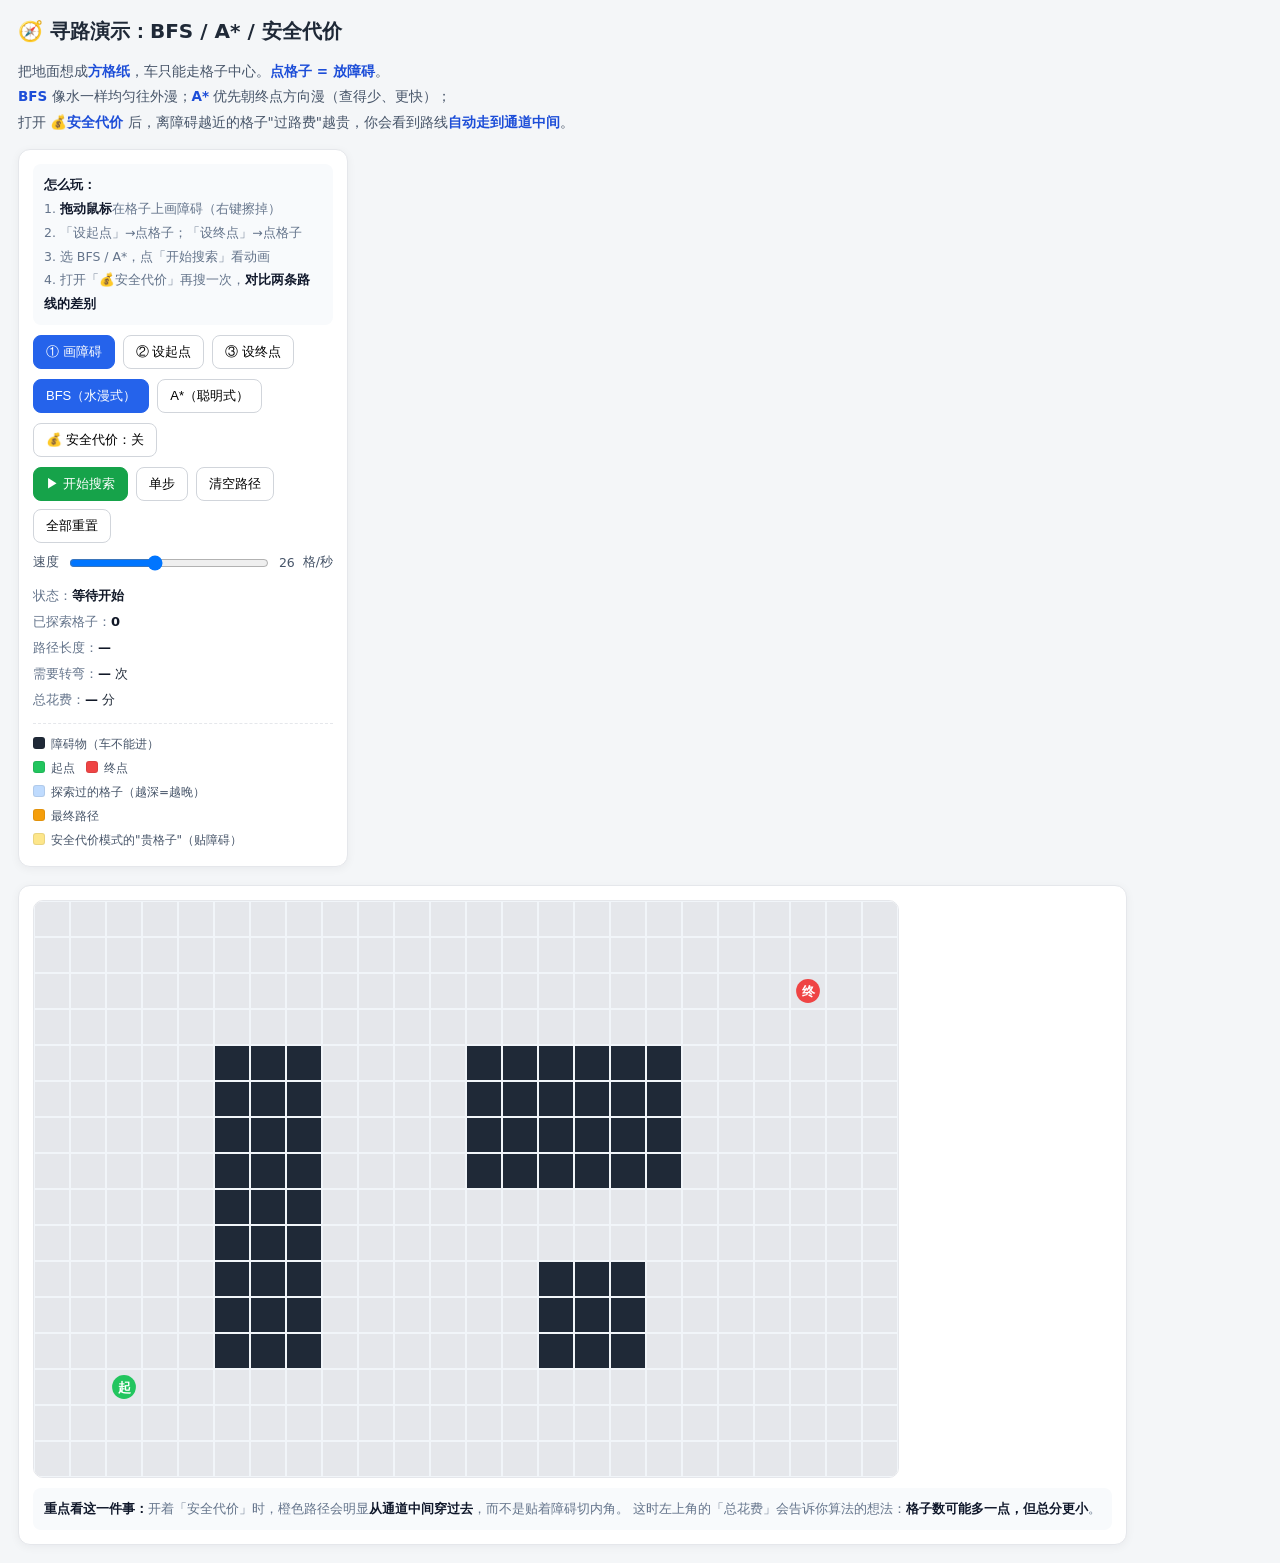
<file: pathfinder/index.html>
<!DOCTYPE html>
<html lang="zh-CN">
<head>
<meta charset="UTF-8" />
<meta name="viewport" content="width=device-width, initial-scale=1.0" />
<meta name="color-scheme" content="light" />
<title>寻路演示 · BFS / A* / 安全代价</title>
<style>
  *{box-sizing:border-box}
  body{margin:0;font-family:"Microsoft YaHei","PingFang SC",system-ui,sans-serif;color:#1f2937;background:#f4f6f8;padding:18px}
  h1{font-size:20px;margin:0 0 6px}
  .lead{font-size:13.5px;color:#475569;line-height:1.9;margin-bottom:14px}
  .lead b{color:#1d4ed8}
  .wrap{display:flex;gap:18px;align-items:flex-start;flex-wrap:wrap}
  .panel{background:#fff;border:1px solid #e5e7eb;border-radius:12px;padding:14px;box-shadow:0 2px 10px rgba(15,23,42,.05)}
  .controls{width:330px;flex:none}
  .row{display:flex;gap:8px;flex-wrap:wrap;margin-bottom:10px}
  button{font-size:13px;padding:7px 12px;border-radius:8px;border:1px solid #d1d5db;background:#fff;cursor:pointer}
  button:hover{background:#f8fafc}
  button.on{background:#2563eb;border-color:#2563eb;color:#fff}
  button.primary{background:#16a34a;border-color:#16a34a;color:#fff}
  button.primary:hover{background:#15803d}
  button.cost{background:#f59e0b;border-color:#f59e0b;color:#fff}
  .hint{font-size:12.5px;color:#64748b;line-height:1.9;background:#f8fafc;border-radius:8px;padding:9px 11px;margin-bottom:10px}
  .hint b{color:#0f172a}
  .stat{font-size:13px;line-height:2}
  .stat span{color:#64748b}
  .stat b{color:#111827}
  .legend{font-size:12px;color:#475569;line-height:2;margin-top:10px;border-top:1px dashed #e5e7eb;padding-top:8px}
  .sw{display:inline-block;width:12px;height:12px;border-radius:3px;margin-right:6px;vertical-align:-1px;border:1px solid rgba(0,0,0,.08)}
  canvas{border:1px solid #e5e7eb;border-radius:10px;background:#fff;cursor:crosshair;display:block}
  .slider{display:flex;align-items:center;gap:8px;font-size:12.5px;color:#475569;margin-bottom:10px}
  input[type=range]{flex:1}
  .costnote{font-size:12.5px;color:#92400e;background:#fffbeb;border:1px solid #fde68a;border-radius:8px;padding:8px 10px;line-height:1.85;margin-bottom:10px;display:none}
</style>
</head>
<body>
<h1>🧭 寻路演示：BFS / A* / 安全代价</h1>
<p class="lead">
  把地面想成<b>方格纸</b>，车只能走格子中心。<b>点格子 = 放障碍</b>。<br>
  <b>BFS</b> 像水一样均匀往外漫；<b>A*</b> 优先朝终点方向漫（查得少、更快）；<br>
  打开 <b>💰安全代价</b> 后，离障碍越近的格子"过路费"越贵，你会看到路线<b>自动走到通道中间</b>。
</p>

<div class="wrap">
  <div class="panel controls">
    <div class="hint">
      <b>怎么玩：</b><br>
      1. <b>拖动鼠标</b>在格子上画障碍（右键擦掉）<br>
      2. 「设起点」→点格子；「设终点」→点格子<br>
      3. 选 BFS / A*，点「开始搜索」看动画<br>
      4. 打开「💰安全代价」再搜一次，<b>对比两条路线的差别</b>
    </div>
    <div class="row">
      <button id="b_start" class="on">① 画障碍</button>
      <button id="b_setstart">② 设起点</button>
      <button id="b_setgoal">③ 设终点</button>
    </div>
    <div class="row">
      <button id="b_bfs" class="on">BFS（水漫式）</button>
      <button id="b_astar">A*（聪明式）</button>
    </div>
    <div class="row">
      <button id="b_cost">💰 安全代价：关</button>
    </div>
    <div class="costnote" id="costnote">
      <b>现在是"安全代价"模式</b>：黄色越深 = 离障碍越近 = 走一格越贵（5 / 2 / 1.2 / 1 分）。
      算法为了"总花费最小"，会自动选中间那条便宜的路 —— 也就是离墙最远的路。
    </div>
    <div class="row">
      <button id="b_run" class="primary">▶ 开始搜索</button>
      <button id="b_step">单步</button>
      <button id="b_clear">清空路径</button>
      <button id="b_reset">全部重置</button>
    </div>
    <div class="slider">速度 <input type="range" id="speed" min="1" max="60" value="26" /> <span id="spdTxt">26</span> 格/秒</div>
    <div class="stat" id="stat">
      <span>状态：</span><b id="s_state">等待开始</b><br>
      <span>已探索格子：</span><b id="s_visit">0</b><br>
      <span>路径长度：</span><b id="s_path">—</b><br>
      <span>需要转弯：</span><b id="s_turn">—</b> 次<br>
      <span>总花费：</span><b id="s_cost">—</b> 分
    </div>
    <div class="legend">
      <span class="sw" style="background:#1f2937"></span>障碍物（车不能进）<br>
      <span class="sw" style="background:#22c55e"></span>起点 &nbsp; <span class="sw" style="background:#ef4444"></span>终点<br>
      <span class="sw" style="background:#bfdbfe"></span>探索过的格子（越深=越晚）<br>
      <span class="sw" style="background:#f59e0b"></span>最终路径<br>
      <span class="sw" style="background:#fde68a"></span>安全代价模式的"贵格子"（贴障碍）
    </div>
  </div>

  <div class="panel">
    <canvas id="cv" width="864" height="576"></canvas>
    <div class="hint" style="margin:10px 0 0">
      <b>重点看这一件事：</b>开着「安全代价」时，橙色路径会明显<b>从通道中间穿过去</b>，而不是贴着障碍切内角。
      这时左上角的「总花费」会告诉你算法的想法：<b>格子数可能多一点，但总分更小</b>。
    </div>
  </div>
</div>

<script>
var COLS = 24, ROWS = 16, CELL = 36;
var cv = document.getElementById('cv'), ctx = cv.getContext('2d');
var grid = [], start = {x:2, y:13}, goal = {x:21, y:2};
var mode = 'wall', algo = 'bfs', COST_ON = false;
var visitOrder = {}, order = 0, path = [], timer = null, frontier = null;
var dist = [], cellCost = [];

function initGrid(){
  grid = [];
  for (var y=0;y<ROWS;y++){ var row=[]; for (var x=0;x<COLS;x++) row.push(0); grid.push(row); }
  computeCost();
}
/* 每格"离最近障碍多远" → 换算成"过路费" */
function computeCost(){
  dist = [];
  for (var y=0;y<ROWS;y++){ var r=[]; for (var x=0;x<COLS;x++) r.push(9999); dist.push(r); }
  var q = [], head = 0;
  for (var y=0;y<ROWS;y++) for (var x=0;x<COLS;x++) if (grid[y][x]===1){ dist[y][x]=0; q.push({x:x,y:y}); }
  while (head < q.length){
    var c = q[head++], d0 = dist[c.y][c.x];
    [[1,0],[-1,0],[0,1],[0,-1]].forEach(function(d){
      var nx=c.x+d[0], ny=c.y+d[1];
      if (nx<0||nx>=COLS||ny<0||ny>=ROWS) return;
      if (dist[ny][nx] > d0+1){ dist[ny][nx] = d0+1; q.push({x:nx,y:ny}); }
    });
  }
  cellCost = [];
  for (var y=0;y<ROWS;y++){ var r=[]; for (var x=0;x<COLS;x++){
    var d = dist[y][x], v;
    if (grid[y][x] === 1) v = Infinity;
    else if (!COST_ON) v = 1;
    else v = (d<=1 ? 5 : (d===2 ? 2 : (d===3 ? 1.2 : 1)));
    r.push(v);
  } cellCost.push(r); }
}
function costAt(x,y){ return cellCost[y] ? cellCost[y][x] : 1; }

function stopTimer(){ if (timer){ clearInterval(timer); timer = null; } }
function clearSearch(){ visitOrder={}; order=0; path=[]; frontier=null; stopTimer(); draw(); upd('等待开始',0,'—','—','—'); }
function resetAll(){ initGrid(); start={x:2,y:13}; goal={x:21,y:2}; clearSearch(); }
function upd(state, v, p, t, c){
  document.getElementById('s_state').textContent = state;
  document.getElementById('s_visit').textContent = v;
  document.getElementById('s_path').textContent = p;
  document.getElementById('s_turn').textContent = t;
  document.getElementById('s_cost').textContent = c;
}

/* ---------- 画图 ---------- */
function draw(){
  ctx.clearRect(0,0,cv.width,cv.height);
  for (var y=0;y<ROWS;y++) for (var x=0;x<COLS;x++){
    var px=x*CELL, py=y*CELL, c = '#e5e7eb';
    if (COST_ON && grid[y][x] !== 1){
      var cc = costAt(x,y);
      var t = Math.min(1, Math.max(0, (cc-1)/4));            // 1分=白, 5分=深黄
      c = 'rgba(245,158,11,' + (0.10 + 0.55*t) + ')';
    }
    if (visitOrder[x+','+y] !== undefined){
      var a = visitOrder[x+','+y] / Math.max(1, order);
      c = 'rgba(59,130,246,' + (0.20 + 0.55*a) + ')';
    }
    if (grid[y][x] === 1) c = '#1f2937';
    ctx.fillStyle = c; ctx.fillRect(px,py,CELL,CELL);
    ctx.strokeStyle = '#f1f5f9'; ctx.strokeRect(px+0.5,py+0.5,CELL-1,CELL-1);
  }
  if (path.length){
    ctx.strokeStyle = '#f59e0b'; ctx.lineWidth = 6; ctx.lineJoin='round'; ctx.lineCap='round';
    ctx.beginPath();
    path.forEach(function(p,i){ var cx=p.x*CELL+CELL/2, cy=p.y*CELL+CELL/2;
      if (i===0) ctx.moveTo(cx,cy); else ctx.lineTo(cx,cy); });
    ctx.stroke();
  }
  function dot(p, color, label){
    ctx.fillStyle = color;
    ctx.beginPath(); ctx.arc(p.x*CELL+CELL/2, p.y*CELL+CELL/2, CELL*0.33, 0, Math.PI*2); ctx.fill();
    ctx.fillStyle = '#fff'; ctx.font = 'bold 13px sans-serif'; ctx.textAlign='center'; ctx.textBaseline='middle';
    ctx.fillText(label, p.x*CELL+CELL/2, p.y*CELL+CELL/2+1);
  }
  dot(start,'#22c55e','起'); dot(goal,'#ef4444','终');
}

/* ---------- 搜索（BFS 等价格 / A* 带方向感；安全代价开启时按格子价格累加） ---------- */
function neighbors(x,y,diag){
  var d = diag ? [[1,0],[-1,0],[0,1],[0,-1],[1,1],[1,-1],[-1,1],[-1,-1]]
               : [[1,0],[-1,0],[0,1],[0,-1]];
  var out=[];
  d.forEach(function(v){ var nx=x+v[0], ny=y+v[1];
    if (nx>=0&&nx<COLS&&ny>=0&&ny<ROWS&&grid[ny][nx]!==1) out.push({x:nx,y:ny}); });
  return out;
}
/* useH=true → A*；useH=false → Dijkstra（等价格搜索，不带方向感） */
function makeSearch(useH, diag, turnPenalty){
  function h(x,y){ return Math.abs(x-goal.x) + Math.abs(y-goal.y); }
  var open=[{x:start.x, y:start.y, g:0, f: useH ? h(start.x,start.y) : 0, dir:null}];
  var best={}, prev={};
  best[start.x+','+start.y] = 0;
  return function step(){
    if (!open.length) return {done:true, found:false};
    open.sort(function(a,b){ return a.f - b.f; });
    var cur = open.shift();
    visitOrder[cur.x+','+cur.y] = ++order;
    if (cur.x===goal.x && cur.y===goal.y) return {done:true, found:true, prev:prev, cur:cur};
    neighbors(cur.x,cur.y,diag).forEach(function(n){
      var nd = {x:n.x-cur.x, y:n.y-cur.y};
      var base = costAt(n.x, n.y);                                  // ★ 走这格的"过路费"
      var cost = base * ((Math.abs(nd.x)+Math.abs(nd.y)===2) ? 1.414 : 1);
      if (turnPenalty && cur.dir && (cur.dir.x!==nd.x || cur.dir.y!==nd.y)) cost += 0.6;   // 转弯罚款
      var ng = cur.g + cost, k = n.x+','+n.y;
      if (ng < (best[k]===undefined ? 1e9 : best[k])){
        best[k] = ng; prev[k] = {x:cur.x, y:cur.y};
        open.push({x:n.x, y:n.y, g:ng, f: ng + (useH ? h(n.x,n.y) : 0), dir:nd});
      }
    });
    return {done:false, explored:order};
  };
}

function tracePath(prev, end){
  var p=[], k=end.x+','+end.y, cur=end;
  while (cur){ p.push({x:cur.x,y:cur.y}); cur = prev[k]; k = cur ? cur.x+','+cur.y : ''; }
  p.reverse();
  var turns = 0, total = 0;
  for (var i=0;i<p.length;i++){
    if (i>0){
      var diag = (Math.abs(p[i].x-p[i-1].x) + Math.abs(p[i].y-p[i-1].y) === 2);
      total += costAt(p[i].x, p[i].y) * (diag ? 1.414 : 1);
    }
    if (i>=2){
      var d1={x:p[i-1].x-p[i-2].x, y:p[i-1].y-p[i-2].y}, d2={x:p[i].x-p[i-1].x, y:p[i].y-p[i-1].y};
      if (d1.x!==d2.x || d1.y!==d2.y) turns++;
    }
  }
  return {path:p, turns:turns, total:total};
}

function startSearch(){
  clearSearch();
  var useH = (algo === 'astar');
  frontier = makeSearch(useH, true, true);
  var speed = +document.getElementById('speed').value;
  stopTimer();
  timer = setInterval(function(){ if (!singleStep()) stopTimer(); }, Math.max(16, 1000/speed));
}
function singleStep(){
  if (!frontier) return false;
  var r = frontier();
  if (r.done){
    if (r.found){
      var t = tracePath(r.prev, r.cur);
      path = t.path;
      upd('找到路径 ✅', order, path.length + ' 格（约 ' + (path.length*50) + ' mm）', t.turns, t.total.toFixed(1));
    } else upd('无路可走 ❌', order, '—', '—', '—');
    draw(); frontier = null; return false;
  }
  upd('搜索中…', order, '—', '—', '—');
  draw();
  return true;
}

/* ---------- 交互 ---------- */
var painting = false;
function cellAt(ev){
  var r = cv.getBoundingClientRect();
  var x = Math.floor((ev.clientX-r.left)/CELL), y = Math.floor((ev.clientY-r.top)/CELL);
  if (x<0||x>=COLS||y<0||y>=ROWS) return null;
  return {x:x,y:y};
}
cv.addEventListener('mousedown', function(ev){
  var c = cellAt(ev); if (!c) return;
  if (mode==='start'){ if (grid[c.y][c.x]!==1){ start=c; clearSearch(); } return; }
  if (mode==='goal'){ if (grid[c.y][c.x]!==1){ goal=c; clearSearch(); } return; }
  painting = true; toggle(c, ev.button===2);
});
cv.addEventListener('mousemove', function(ev){ if (!painting) return; var c=cellAt(ev); if (c) toggle(c, ev.buttons===2); });
window.addEventListener('mouseup', function(){ painting=false; });
cv.addEventListener('contextmenu', function(e){ e.preventDefault(); });
function toggle(c, erase){
  if ((c.x===start.x&&c.y===start.y)||(c.x===goal.x&&c.y===goal.y)) return;
  grid[c.y][c.x] = erase ? 0 : (grid[c.y][c.x] ? 0 : 1);
  computeCost();            // ★ 障碍变了，价格表要重算
  clearSearch();
}
document.getElementById('b_start').onclick = function(){ mode='wall'; pick(this); };
document.getElementById('b_setstart').onclick = function(){ mode='start'; pick(this); };
document.getElementById('b_setgoal').onclick = function(){ mode='goal'; pick(this); };
document.getElementById('b_bfs').onclick = function(){ algo='bfs'; pick(this); };
document.getElementById('b_astar').onclick = function(){ algo='astar'; pick(this); };
function pick(btn){
  var group = btn.parentNode.querySelectorAll('button');
  for (var i=0;i<group.length;i++) group[i].classList.remove('on');
  btn.classList.add('on');
}
document.getElementById('b_cost').onclick = function(){
  COST_ON = !COST_ON;
  this.classList.toggle('cost', COST_ON);
  this.textContent = COST_ON ? '💰 安全代价：开' : '💰 安全代价：关';
  document.getElementById('costnote').style.display = COST_ON ? 'block' : 'none';
  computeCost(); clearSearch();
};
document.getElementById('b_run').onclick = startSearch;
document.getElementById('b_step').onclick = function(){
  if (!frontier){ frontier = makeSearch(algo==='astar', true, true); }
  singleStep();
};
document.getElementById('b_clear').onclick = clearSearch;
document.getElementById('b_reset').onclick = resetAll;
document.getElementById('speed').oninput = function(){
  document.getElementById('spdTxt').textContent = this.value;
  if (timer){ stopTimer(); startSearch(); }
};

/* 预置一个"通道 + 障碍"的示例，方便直接对比 */
function preset(){
  initGrid();
  // 大方块障碍 A（中间偏左，最能看出"贴角切" vs "绕开走"）
  for (var y1=4; y1<=12; y1++) for (var x1=5; x1<=7; x1++) grid[y1][x1]=1;
  // 方块障碍 B（右上）
  for (var y2=4; y2<=7; y2++) for (var x2=12; x2<=17; x2++) grid[y2][x2]=1;
  // 小方块 C（右下）
  for (var y3=10; y3<=12; y3++) for (var x3=14; x3<=16; x3++) grid[y3][x3]=1;
  start={x:2, y:13}; goal={x:21, y:2};
  computeCost(); clearSearch();
}
preset();
</script>
</body>
</html>
</file>
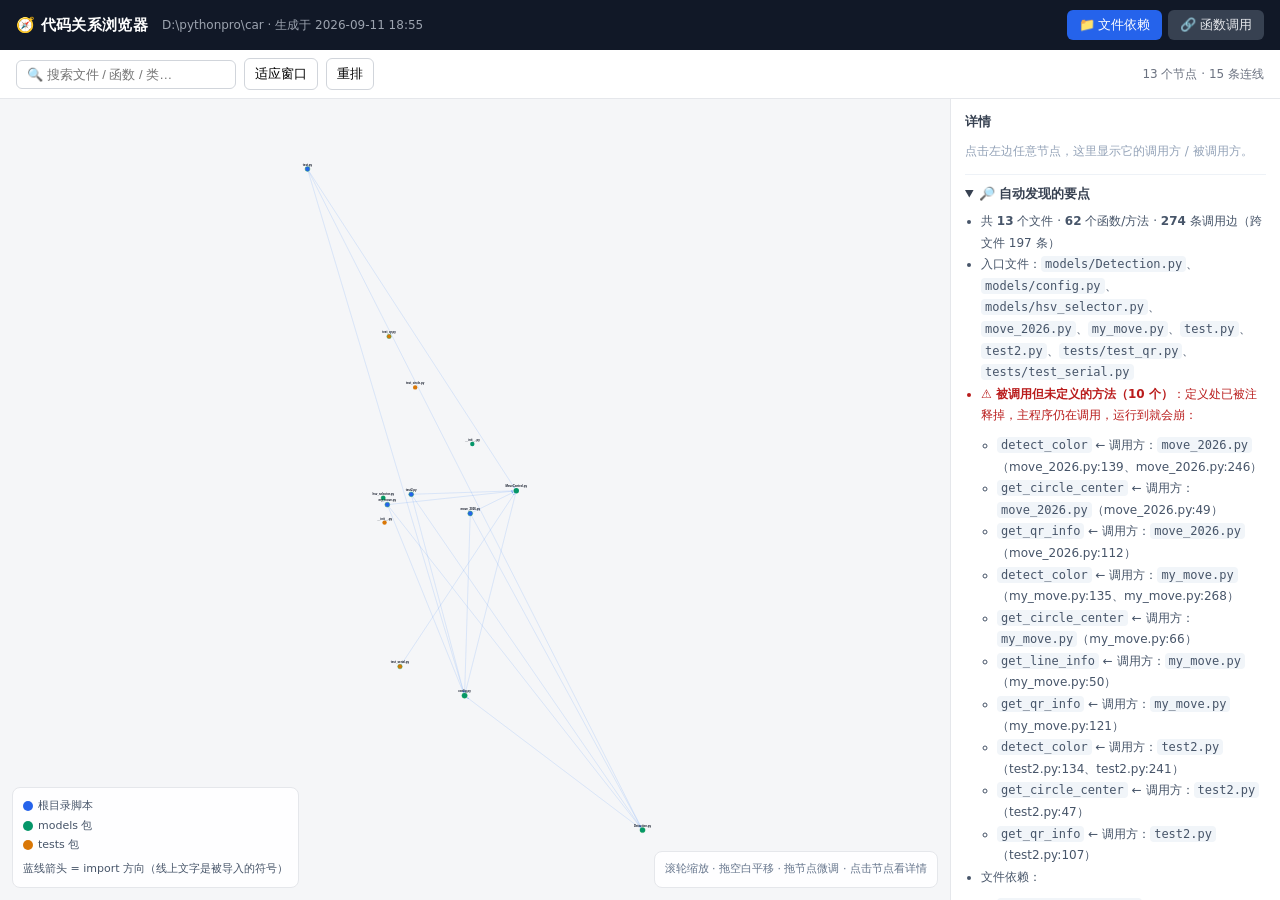
<file: code-map/pre_generated.html>
<!DOCTYPE html>
<html lang="zh-CN">
<head>
<meta charset="UTF-8" />
<meta name="viewport" content="width=device-width, initial-scale=1.0" />
<meta name="color-scheme" content="light" />
<title>代码关系浏览器 · car 工程</title>
<style>
  *{box-sizing:border-box}
  body{margin:0;font-family:"Microsoft YaHei","PingFang SC",system-ui,sans-serif;color:#1f2937;background:#f5f6f8;height:100vh;display:flex;flex-direction:column;overflow:hidden}
  header{background:#111827;color:#fff;padding:10px 16px;display:flex;align-items:center;gap:14px;flex-wrap:wrap}
  header h1{font-size:15px;margin:0;font-weight:600;letter-spacing:.3px}
  header .sub{font-size:12px;color:#9ca3af}
  .tabs{display:flex;gap:6px;margin-left:auto}
  .tabs button{background:#374151;color:#e5e7eb;border:0;padding:6px 12px;border-radius:6px;font-size:13px;cursor:pointer}
  .tabs button.on{background:#2563eb;color:#fff}
  .toolbar{display:flex;align-items:center;gap:8px;padding:8px 16px;background:#fff;border-bottom:1px solid #e5e7eb;flex-wrap:wrap}
  .toolbar input[type=search]{padding:6px 10px;border:1px solid #d1d5db;border-radius:6px;font-size:13px;width:220px}
  .toolbar select{padding:6px 8px;border:1px solid #d1d5db;border-radius:6px;font-size:13px;max-width:260px}
  .toolbar button{padding:6px 10px;border:1px solid #d1d5db;background:#fff;border-radius:6px;font-size:13px;cursor:pointer}
  .toolbar button:hover{background:#f3f4f6}
  .stat{font-size:12px;color:#6b7280;margin-left:auto}
  main{flex:1;display:flex;min-height:0}
  #stage{flex:1;position:relative;min-width:0}
  canvas{display:block;width:100%;height:100%;cursor:grab}
  canvas.dragging{cursor:grabbing}
  aside{width:330px;border-left:1px solid #e5e7eb;background:#fff;overflow-y:auto;padding:14px}
  aside h2{font-size:13px;margin:0 0 8px;color:#374151}
  .pill{display:inline-block;font-size:11px;padding:2px 8px;border-radius:99px;background:#eef2ff;color:#3730a3;margin-right:6px}
  .pill.warn{background:#fef3c7;color:#92400e}
  .pill.ok{background:#dcfce7;color:#166534}
  .nb{font-size:12px;line-height:1.7;padding:6px 8px;border-radius:6px;cursor:pointer;border:1px solid #f1f5f9;margin-bottom:4px}
  .nb:hover{background:#f8fafc;border-color:#cbd5e1}
  .nb .ln{color:#94a3b8;margin-left:4px}
  .legend{position:absolute;left:12px;bottom:12px;background:rgba(255,255,255,.94);border:1px solid #e5e7eb;border-radius:8px;padding:8px 10px;font-size:11px;color:#475569;line-height:1.8}
  .legend i{display:inline-block;width:10px;height:10px;border-radius:50%;margin-right:5px;vertical-align:middle}
  .hint{position:absolute;right:12px;bottom:12px;background:rgba(255,255,255,.94);border:1px solid #e5e7eb;border-radius:8px;padding:8px 10px;font-size:11px;color:#64748b;line-height:1.7}
  details{margin-top:14px;border-top:1px solid #eef2f7;padding-top:10px}
  details summary{font-size:13px;font-weight:600;color:#374151;cursor:pointer}
  details ul{margin:8px 0 0 16px;padding:0;font-size:12px;line-height:1.8;color:#475569}
  code{background:#f1f5f9;padding:1px 4px;border-radius:4px;font-size:12px}
</style>
</head>
<body>
<header>
  <h1>🧭 代码关系浏览器</h1>
  <span class="sub" id="subtitle"></span>
  <div class="tabs">
    <button id="tab-files" class="on">📁 文件依赖</button>
    <button id="tab-funcs">🔗 函数调用</button>
  </div>
</header>
<div class="toolbar">
  <input type="search" id="q" placeholder="🔍 搜索文件 / 函数 / 类…" autocomplete="off" />
  <select id="filefilter"><option value="">（函数视图：只看某个文件）</option></select>
  <button id="fit">适应窗口</button>
  <button id="relayout">重排</button>
  <span class="stat" id="stat"></span>
</div>
<main>
  <div id="stage">
    <canvas id="cv"></canvas>
    <div class="legend" id="legend"></div>
    <div class="hint">滚轮缩放 · 拖空白平移 · 拖节点微调 · 点击节点看详情</div>
  </div>
  <aside>
    <div id="panel"><h2>详情</h2><p style="font-size:12px;color:#94a3b8">点击左边任意节点，这里显示它的调用方 / 被调用方。</p></div>
    <details id="insights" open><summary>🔎 自动发现的要点</summary><div id="insight-body"></div></details>
  </aside>
</main>
<script>
var DATA = {"files": [{"id": "models/Detection.py", "path": "models/Detection.py", "module": "models.Detection", "kind": "models", "lines": 654, "name": "Detection.py", "has_main": true}, {"id": "models/MoveControl.py", "path": "models/MoveControl.py", "module": "models.MoveControl", "kind": "models", "lines": 256, "name": "MoveControl.py", "has_main": false}, {"id": "models/__init__.py", "path": "models/__init__.py", "module": "models.__init__", "kind": "models", "lines": 4, "name": "__init__.py", "has_main": false}, {"id": "models/config.py", "path": "models/config.py", "module": "models.config", "kind": "models", "lines": 58, "name": "config.py", "has_main": true}, {"id": "models/hsv_selector.py", "path": "models/hsv_selector.py", "module": "models.hsv_selector", "kind": "models", "lines": 114, "name": "hsv_selector.py", "has_main": true}, {"id": "move_2026.py", "path": "move_2026.py", "module": "move_2026", "kind": "root", "lines": 354, "name": "move_2026.py", "has_main": true}, {"id": "my_move.py", "path": "my_move.py", "module": "my_move", "kind": "root", "lines": 402, "name": "my_move.py", "has_main": true}, {"id": "test.py", "path": "test.py", "module": "test", "kind": "root", "lines": 87, "name": "test.py", "has_main": true}, {"id": "test2.py", "path": "test2.py", "module": "test2", "kind": "root", "lines": 349, "name": "test2.py", "has_main": true}, {"id": "tests/__init__.py", "path": "tests/__init__.py", "module": "tests.__init__", "kind": "tests", "lines": 1, "name": "__init__.py", "has_main": false}, {"id": "tests/test_circle.py", "path": "tests/test_circle.py", "module": "tests.test_circle", "kind": "tests", "lines": 14, "name": "test_circle.py", "has_main": false}, {"id": "tests/test_qr.py", "path": "tests/test_qr.py", "module": "tests.test_qr", "kind": "tests", "lines": 41, "name": "test_qr.py", "has_main": true}, {"id": "tests/test_serial.py", "path": "tests/test_serial.py", "module": "tests.test_serial", "kind": "tests", "lines": 15, "name": "test_serial.py", "has_main": true}], "funcs": [{"id": "models/Detection.py::Distance", "file": "models/Detection.py", "name": "Distance", "cls": null, "line": 15, "is_entry": false}, {"id": "models/MoveControl.py::get_int8", "file": "models/MoveControl.py", "name": "get_int8", "cls": null, "line": 9, "is_entry": false}, {"id": "tests/test_qr.py::detect_camera_scan_QRcode", "file": "tests/test_qr.py", "name": "detect_camera_scan_QRcode", "cls": null, "line": 7, "is_entry": false}, {"id": "tests/test_qr.py::order_1", "file": "tests/test_qr.py", "name": "order_1", "cls": null, "line": 30, "is_entry": false}, {"id": "models/Detection.py::Detection.__init__", "file": "models/Detection.py", "name": "__init__", "cls": "Detection", "line": 52, "is_entry": false}, {"id": "models/Detection.py::Detection.set_debug", "file": "models/Detection.py", "name": "set_debug", "cls": "Detection", "line": 70, "is_entry": false}, {"id": "models/Detection.py::Detection.skip_some", "file": "models/Detection.py", "name": "skip_some", "cls": "Detection", "line": 77, "is_entry": false}, {"id": "models/Detection.py::Detection.get_colored_circle_center", "file": "models/Detection.py", "name": "get_colored_circle_center", "cls": "Detection", "line": 537, "is_entry": false}, {"id": "models/Detection.py::Detection.__del__", "file": "models/Detection.py", "name": "__del__", "cls": "Detection", "line": 623, "is_entry": false}, {"id": "models/MoveControl.py::MoveControl.__init__", "file": "models/MoveControl.py", "name": "__init__", "cls": "MoveControl", "line": 20, "is_entry": false}, {"id": "models/MoveControl.py::MoveControl.__send_serial_msg", "file": "models/MoveControl.py", "name": "__send_serial_msg", "cls": "MoveControl", "line": 37, "is_entry": false}, {"id": "models/MoveControl.py::MoveControl.__wait_for_movement_done", "file": "models/MoveControl.py", "name": "__wait_for_movement_done", "cls": "MoveControl", "line": 123, "is_entry": false}, {"id": "models/MoveControl.py::MoveControl.wait_for_start_cmd", "file": "models/MoveControl.py", "name": "wait_for_start_cmd", "cls": "MoveControl", "line": 135, "is_entry": false}, {"id": "models/MoveControl.py::MoveControl.send_qr_info", "file": "models/MoveControl.py", "name": "send_qr_info", "cls": "MoveControl", "line": 150, "is_entry": false}, {"id": "models/MoveControl.py::MoveControl.set_distance", "file": "models/MoveControl.py", "name": "set_distance", "cls": "MoveControl", "line": 155, "is_entry": false}, {"id": "models/MoveControl.py::MoveControl.move_in_mm", "file": "models/MoveControl.py", "name": "move_in_mm", "cls": "MoveControl", "line": 190, "is_entry": false}, {"id": "models/MoveControl.py::MoveControl.rotate", "file": "models/MoveControl.py", "name": "rotate", "cls": "MoveControl", "line": 201, "is_entry": false}, {"id": "models/MoveControl.py::MoveControl.turn_right", "file": "models/MoveControl.py", "name": "turn_right", "cls": "MoveControl", "line": 207, "is_entry": false}, {"id": "models/MoveControl.py::MoveControl.turn_left", "file": "models/MoveControl.py", "name": "turn_left", "cls": "MoveControl", "line": 211, "is_entry": false}, {"id": "models/MoveControl.py::MoveControl.test", "file": "models/MoveControl.py", "name": "test", "cls": "MoveControl", "line": 214, "is_entry": false}, {"id": "models/MoveControl.py::MoveControl.grubBlockFromRawArea", "file": "models/MoveControl.py", "name": "grubBlockFromRawArea", "cls": "MoveControl", "line": 221, "is_entry": false}, {"id": "models/MoveControl.py::MoveControl.grubBlockFromGround", "file": "models/MoveControl.py", "name": "grubBlockFromGround", "cls": "MoveControl", "line": 225, "is_entry": false}, {"id": "models/MoveControl.py::MoveControl.putBlockToCircle", "file": "models/MoveControl.py", "name": "putBlockToCircle", "cls": "MoveControl", "line": 229, "is_entry": false}, {"id": "models/MoveControl.py::MoveControl.putBlockToAnotherBlock", "file": "models/MoveControl.py", "name": "putBlockToAnotherBlock", "cls": "MoveControl", "line": 233, "is_entry": false}, {"id": "models/MoveControl.py::MoveControl.adjustHeight", "file": "models/MoveControl.py", "name": "adjustHeight", "cls": "MoveControl", "line": 237, "is_entry": false}, {"id": "models/MoveControl.py::MoveControl.move_while_adjusting_height", "file": "models/MoveControl.py", "name": "move_while_adjusting_height", "cls": "MoveControl", "line": 252, "is_entry": false}, {"id": "models/hsv_selector.py::HsvSelector.__init__", "file": "models/hsv_selector.py", "name": "__init__", "cls": "HsvSelector", "line": 7, "is_entry": false}, {"id": "models/hsv_selector.py::HsvSelector.nothing", "file": "models/hsv_selector.py", "name": "nothing", "cls": "HsvSelector", "line": 53, "is_entry": false}, {"id": "models/hsv_selector.py::HsvSelector.start", "file": "models/hsv_selector.py", "name": "start", "cls": "HsvSelector", "line": 56, "is_entry": false}, {"id": "models/hsv_selector.py::HsvSelector.__del__", "file": "models/hsv_selector.py", "name": "__del__", "cls": "HsvSelector", "line": 108, "is_entry": false}, {"id": "move_2026.py::ComRun.__init__", "file": "move_2026.py", "name": "__init__", "cls": "ComRun", "line": 20, "is_entry": false}, {"id": "move_2026.py::ComRun.get_taskinfo", "file": "move_2026.py", "name": "get_taskinfo", "cls": "ComRun", "line": 33, "is_entry": false}, {"id": "move_2026.py::ComRun.adjustCircle", "file": "move_2026.py", "name": "adjustCircle", "cls": "ComRun", "line": 46, "is_entry": false}, {"id": "move_2026.py::ComRun.adjustColorCircle", "file": "move_2026.py", "name": "adjustColorCircle", "cls": "ComRun", "line": 63, "is_entry": false}, {"id": "move_2026.py::ComRun.continueOrNot", "file": "move_2026.py", "name": "continueOrNot", "cls": "ComRun", "line": 79, "is_entry": false}, {"id": "move_2026.py::ComRun.log", "file": "move_2026.py", "name": "log", "cls": "ComRun", "line": 87, "is_entry": false}, {"id": "move_2026.py::ComRun.run", "file": "move_2026.py", "name": "run", "cls": "ComRun", "line": 93, "is_entry": false}, {"id": "my_move.py::LogisticsCom.__init__", "file": "my_move.py", "name": "__init__", "cls": "LogisticsCom", "line": 24, "is_entry": false}, {"id": "my_move.py::LogisticsCom.get_taskinfo", "file": "my_move.py", "name": "get_taskinfo", "cls": "LogisticsCom", "line": 35, "is_entry": false}, {"id": "my_move.py::LogisticsCom.adjustLine", "file": "my_move.py", "name": "adjustLine", "cls": "LogisticsCom", "line": 46, "is_entry": false}, {"id": "my_move.py::LogisticsCom.adjustCircle", "file": "my_move.py", "name": "adjustCircle", "cls": "LogisticsCom", "line": 63, "is_entry": false}, {"id": "my_move.py::LogisticsCom.adjustColorCircle", "file": "my_move.py", "name": "adjustColorCircle", "cls": "LogisticsCom", "line": 81, "is_entry": false}, {"id": "my_move.py::LogisticsCom.continueOrNot", "file": "my_move.py", "name": "continueOrNot", "cls": "LogisticsCom", "line": 97, "is_entry": false}, {"id": "my_move.py::LogisticsCom.run_com", "file": "my_move.py", "name": "run_com", "cls": "LogisticsCom", "line": 104, "is_entry": false}, {"id": "my_move.py::LogisticsCom.test", "file": "my_move.py", "name": "test", "cls": "LogisticsCom", "line": 388, "is_entry": false}, {"id": "test2.py::ComRun.__init__", "file": "test2.py", "name": "__init__", "cls": "ComRun", "line": 19, "is_entry": false}, {"id": "test2.py::ComRun.get_taskinfo", "file": "test2.py", "name": "get_taskinfo", "cls": "ComRun", "line": 31, "is_entry": false}, {"id": "test2.py::ComRun.adjustCircle", "file": "test2.py", "name": "adjustCircle", "cls": "ComRun", "line": 44, "is_entry": false}, {"id": "test2.py::ComRun.adjustColorCircle", "file": "test2.py", "name": "adjustColorCircle", "cls": "ComRun", "line": 61, "is_entry": false}, {"id": "test2.py::ComRun.continueOrNot", "file": "test2.py", "name": "continueOrNot", "cls": "ComRun", "line": 77, "is_entry": false}, {"id": "test2.py::ComRun.log", "file": "test2.py", "name": "log", "cls": "ComRun", "line": 85, "is_entry": false}, {"id": "test2.py::ComRun.run", "file": "test2.py", "name": "run", "cls": "ComRun", "line": 89, "is_entry": false}, {"id": "move_2026.py::MISSING.get_circle_center", "file": "move_2026.py", "name": "get_circle_center", "cls": "MISSING", "line": 49, "is_entry": false, "missing": true, "sites": ["move_2026.py:49"]}, {"id": "move_2026.py::MISSING.get_qr_info", "file": "move_2026.py", "name": "get_qr_info", "cls": "MISSING", "line": 112, "is_entry": false, "missing": true, "sites": ["move_2026.py:112"]}, {"id": "move_2026.py::MISSING.detect_color", "file": "move_2026.py", "name": "detect_color", "cls": "MISSING", "line": 139, "is_entry": false, "missing": true, "sites": ["move_2026.py:139", "move_2026.py:246"]}, {"id": "my_move.py::MISSING.get_line_info", "file": "my_move.py", "name": "get_line_info", "cls": "MISSING", "line": 50, "is_entry": false, "missing": true, "sites": ["my_move.py:50"]}, {"id": "my_move.py::MISSING.get_circle_center", "file": "my_move.py", "name": "get_circle_center", "cls": "MISSING", "line": 66, "is_entry": false, "missing": true, "sites": ["my_move.py:66"]}, {"id": "my_move.py::MISSING.get_qr_info", "file": "my_move.py", "name": "get_qr_info", "cls": "MISSING", "line": 121, "is_entry": false, "missing": true, "sites": ["my_move.py:121"]}, {"id": "my_move.py::MISSING.detect_color", "file": "my_move.py", "name": "detect_color", "cls": "MISSING", "line": 135, "is_entry": false, "missing": true, "sites": ["my_move.py:135", "my_move.py:268"]}, {"id": "test2.py::MISSING.get_circle_center", "file": "test2.py", "name": "get_circle_center", "cls": "MISSING", "line": 47, "is_entry": false, "missing": true, "sites": ["test2.py:47"]}, {"id": "test2.py::MISSING.get_qr_info", "file": "test2.py", "name": "get_qr_info", "cls": "MISSING", "line": 107, "is_entry": false, "missing": true, "sites": ["test2.py:107"]}, {"id": "test2.py::MISSING.detect_color", "file": "test2.py", "name": "detect_color", "cls": "MISSING", "line": 134, "is_entry": false, "missing": true, "sites": ["test2.py:134", "test2.py:241"]}], "imports": [{"src": "models/Detection.py", "dst": "models/config.py", "module": "config", "level": 0, "symbols": ["pi", "color_list"], "line": 11, "resolved": true, "kind": "from"}, {"src": "models/MoveControl.py", "dst": "models/config.py", "module": "config", "level": 1, "symbols": ["Mode", "HeightMode"], "line": 2, "resolved": true, "kind": "from"}, {"src": "move_2026.py", "dst": "models/Detection.py", "module": "models.Detection", "level": 0, "symbols": ["Detection"], "line": 7, "resolved": true, "kind": "from"}, {"src": "move_2026.py", "dst": "models/MoveControl.py", "module": "models.MoveControl", "level": 0, "symbols": ["MoveControl"], "line": 8, "resolved": true, "kind": "from"}, {"src": "move_2026.py", "dst": "models/config.py", "module": "models.config", "level": 0, "symbols": ["color_list", "color_list_in_rough_area", "color_list_in_restore_area", "dis_between_every_circle", "HeightMode"], "line": 9, "resolved": true, "kind": "from"}, {"src": "my_move.py", "dst": "models/Detection.py", "module": "models.Detection", "level": 0, "symbols": ["Detection"], "line": 9, "resolved": true, "kind": "from"}, {"src": "my_move.py", "dst": "models/MoveControl.py", "module": "models.MoveControl", "level": 0, "symbols": ["MoveControl"], "line": 10, "resolved": true, "kind": "from"}, {"src": "my_move.py", "dst": "models/config.py", "module": "models.config", "level": 0, "symbols": ["pi", "color_list", "color_list_in_fine_area", "color_list_in_rough_area", "dis_between_every_circle", "HeightMode", "MixMode"], "line": 11, "resolved": true, "kind": "from"}, {"src": "test.py", "dst": "models/Detection.py", "module": "models.Detection", "level": 0, "symbols": ["Detection"], "line": 6, "resolved": true, "kind": "from"}, {"src": "test.py", "dst": "models/MoveControl.py", "module": "models.MoveControl", "level": 0, "symbols": ["MoveControl"], "line": 7, "resolved": true, "kind": "from"}, {"src": "test.py", "dst": "models/config.py", "module": "models.config", "level": 0, "symbols": ["pi", "color_list", "HeightMode", "MixMode"], "line": 8, "resolved": true, "kind": "from"}, {"src": "test2.py", "dst": "models/Detection.py", "module": "models.Detection", "level": 0, "symbols": ["Detection"], "line": 7, "resolved": true, "kind": "from"}, {"src": "test2.py", "dst": "models/MoveControl.py", "module": "models.MoveControl", "level": 0, "symbols": ["MoveControl"], "line": 8, "resolved": true, "kind": "from"}, {"src": "test2.py", "dst": "models/config.py", "module": "models.config", "level": 0, "symbols": ["color_list", "color_list_in_rough_area", "color_list_in_restore_area", "dis_between_every_circle", "HeightMode"], "line": 9, "resolved": true, "kind": "from"}, {"src": "tests/test_serial.py", "dst": "models/MoveControl.py", "module": "models.MoveControl", "level": 0, "symbols": ["MoveControl"], "line": 7, "resolved": true, "kind": "from"}], "calls": [{"src": "models/Detection.py::Detection.get_colored_circle_center", "dst": "models/Detection.py::Detection.skip_some", "line": 562, "expr": "self.skip_some", "cross": false}, {"src": "models/MoveControl.py::MoveControl.__send_serial_msg", "dst": "models/MoveControl.py::MoveControl.__wait_for_movement_done", "line": 119, "expr": "self.__wait_for_movement_done", "cross": false}, {"src": "models/MoveControl.py::MoveControl.__send_serial_msg", "dst": "models/MoveControl.py::get_int8", "line": 42, "expr": "get_int8", "cross": false}, {"src": "models/MoveControl.py::MoveControl.__send_serial_msg", "dst": "models/MoveControl.py::get_int8", "line": 48, "expr": "get_int8", "cross": false}, {"src": "models/MoveControl.py::MoveControl.__send_serial_msg", "dst": "models/MoveControl.py::get_int8", "line": 54, "expr": "get_int8", "cross": false}, {"src": "models/MoveControl.py::MoveControl.__send_serial_msg", "dst": "models/MoveControl.py::get_int8", "line": 72, "expr": "get_int8", "cross": false}, {"src": "models/MoveControl.py::MoveControl.__send_serial_msg", "dst": "models/MoveControl.py::get_int8", "line": 78, "expr": "get_int8", "cross": false}, {"src": "models/MoveControl.py::MoveControl.__send_serial_msg", "dst": "models/MoveControl.py::get_int8", "line": 111, "expr": "get_int8", "cross": false}, {"src": "models/MoveControl.py::MoveControl.send_qr_info", "dst": "models/MoveControl.py::MoveControl.__send_serial_msg", "line": 152, "expr": "self.__send_serial_msg", "cross": false}, {"src": "models/MoveControl.py::MoveControl.set_distance", "dst": "models/MoveControl.py::MoveControl.__send_serial_msg", "line": 173, "expr": "self.__send_serial_msg", "cross": false}, {"src": "models/MoveControl.py::MoveControl.set_distance", "dst": "models/MoveControl.py::MoveControl.__send_serial_msg", "line": 176, "expr": "self.__send_serial_msg", "cross": false}, {"src": "models/MoveControl.py::MoveControl.set_distance", "dst": "models/MoveControl.py::MoveControl.__send_serial_msg", "line": 182, "expr": "self.__send_serial_msg", "cross": false}, {"src": "models/MoveControl.py::MoveControl.set_distance", "dst": "models/MoveControl.py::MoveControl.__send_serial_msg", "line": 185, "expr": "self.__send_serial_msg", "cross": false}, {"src": "models/MoveControl.py::MoveControl.move_in_mm", "dst": "models/MoveControl.py::MoveControl.__send_serial_msg", "line": 196, "expr": "self.__send_serial_msg", "cross": false}, {"src": "models/MoveControl.py::MoveControl.move_in_mm", "dst": "models/MoveControl.py::MoveControl.__send_serial_msg", "line": 198, "expr": "self.__send_serial_msg", "cross": false}, {"src": "models/MoveControl.py::MoveControl.rotate", "dst": "models/MoveControl.py::MoveControl.__send_serial_msg", "line": 204, "expr": "self.__send_serial_msg", "cross": false}, {"src": "models/MoveControl.py::MoveControl.turn_right", "dst": "models/MoveControl.py::MoveControl.rotate", "line": 208, "expr": "self.rotate", "cross": false}, {"src": "models/MoveControl.py::MoveControl.turn_left", "dst": "models/MoveControl.py::MoveControl.rotate", "line": 212, "expr": "self.rotate", "cross": false}, {"src": "models/MoveControl.py::MoveControl.grubBlockFromRawArea", "dst": "models/MoveControl.py::MoveControl.__send_serial_msg", "line": 222, "expr": "self.__send_serial_msg", "cross": false}, {"src": "models/MoveControl.py::MoveControl.grubBlockFromGround", "dst": "models/MoveControl.py::MoveControl.__send_serial_msg", "line": 226, "expr": "self.__send_serial_msg", "cross": false}, {"src": "models/MoveControl.py::MoveControl.putBlockToCircle", "dst": "models/MoveControl.py::MoveControl.__send_serial_msg", "line": 230, "expr": "self.__send_serial_msg", "cross": false}, {"src": "models/MoveControl.py::MoveControl.putBlockToAnotherBlock", "dst": "models/MoveControl.py::MoveControl.__send_serial_msg", "line": 234, "expr": "self.__send_serial_msg", "cross": false}, {"src": "models/MoveControl.py::MoveControl.adjustHeight", "dst": "models/MoveControl.py::MoveControl.__send_serial_msg", "line": 241, "expr": "self.__send_serial_msg", "cross": false}, {"src": "models/MoveControl.py::MoveControl.move_while_adjusting_height", "dst": "models/MoveControl.py::MoveControl.__send_serial_msg", "line": 256, "expr": "self.__send_serial_msg", "cross": false}, {"src": "move_2026.py::ComRun.__init__", "dst": "move_2026.py::ComRun.log", "line": 30, "expr": "self.log", "cross": false}, {"src": "move_2026.py::ComRun.adjustCircle", "dst": "models/MoveControl.py::MoveControl.move_in_mm", "line": 59, "expr": "self.moveControl.move_in_mm", "cross": true}, {"src": "move_2026.py::ComRun.adjustCircle", "dst": "models/MoveControl.py::MoveControl.move_in_mm", "line": 60, "expr": "self.moveControl.move_in_mm", "cross": true}, {"src": "move_2026.py::ComRun.adjustCircle", "dst": "models/MoveControl.py::MoveControl.move_in_mm", "line": 51, "expr": "self.moveControl.move_in_mm", "cross": true}, {"src": "move_2026.py::ComRun.adjustCircle", "dst": "models/MoveControl.py::MoveControl.move_in_mm", "line": 54, "expr": "self.moveControl.move_in_mm", "cross": true}, {"src": "move_2026.py::ComRun.adjustColorCircle", "dst": "models/MoveControl.py::MoveControl.move_in_mm", "line": 76, "expr": "self.moveControl.move_in_mm", "cross": true}, {"src": "move_2026.py::ComRun.adjustColorCircle", "dst": "models/MoveControl.py::MoveControl.move_in_mm", "line": 77, "expr": "self.moveControl.move_in_mm", "cross": true}, {"src": "move_2026.py::ComRun.adjustColorCircle", "dst": "models/Detection.py::Detection.get_colored_circle_center", "line": 66, "expr": "self.downward_detection.get_colored_circle_center", "cross": true}, {"src": "move_2026.py::ComRun.adjustColorCircle", "dst": "models/MoveControl.py::MoveControl.move_in_mm", "line": 68, "expr": "self.moveControl.move_in_mm", "cross": true}, {"src": "move_2026.py::ComRun.adjustColorCircle", "dst": "models/MoveControl.py::MoveControl.move_in_mm", "line": 71, "expr": "self.moveControl.move_in_mm", "cross": true}, {"src": "move_2026.py::ComRun.run", "dst": "models/MoveControl.py::MoveControl.wait_for_start_cmd", "line": 94, "expr": "self.moveControl.wait_for_start_cmd", "cross": true}, {"src": "move_2026.py::ComRun.run", "dst": "move_2026.py::ComRun.log", "line": 102, "expr": "self.log", "cross": false}, {"src": "move_2026.py::ComRun.run", "dst": "move_2026.py::ComRun.log", "line": 105, "expr": "self.log", "cross": false}, {"src": "move_2026.py::ComRun.run", "dst": "models/MoveControl.py::MoveControl.set_distance", "line": 106, "expr": "self.moveControl.set_distance", "cross": true}, {"src": "move_2026.py::ComRun.run", "dst": "models/MoveControl.py::MoveControl.set_distance", "line": 107, "expr": "self.moveControl.set_distance", "cross": true}, {"src": "move_2026.py::ComRun.run", "dst": "models/MoveControl.py::MoveControl.adjustHeight", "line": 108, "expr": "self.moveControl.adjustHeight", "cross": true}, {"src": "move_2026.py::ComRun.run", "dst": "move_2026.py::ComRun.log", "line": 111, "expr": "self.log", "cross": false}, {"src": "move_2026.py::ComRun.run", "dst": "models/MoveControl.py::MoveControl.send_qr_info", "line": 113, "expr": "self.moveControl.send_qr_info", "cross": true}, {"src": "move_2026.py::ComRun.run", "dst": "move_2026.py::ComRun.get_taskinfo", "line": 114, "expr": "self.get_taskinfo", "cross": false}, {"src": "move_2026.py::ComRun.run", "dst": "move_2026.py::ComRun.log", "line": 115, "expr": "self.log", "cross": false}, {"src": "move_2026.py::ComRun.run", "dst": "move_2026.py::ComRun.log", "line": 128, "expr": "self.log", "cross": false}, {"src": "move_2026.py::ComRun.run", "dst": "move_2026.py::ComRun.log", "line": 130, "expr": "self.log", "cross": false}, {"src": "move_2026.py::ComRun.run", "dst": "models/MoveControl.py::MoveControl.adjustHeight", "line": 132, "expr": "self.moveControl.adjustHeight", "cross": true}, {"src": "move_2026.py::ComRun.run", "dst": "models/MoveControl.py::MoveControl.set_distance", "line": 133, "expr": "self.moveControl.set_distance", "cross": true}, {"src": "move_2026.py::ComRun.run", "dst": "models/MoveControl.py::MoveControl.set_distance", "line": 134, "expr": "self.moveControl.set_distance", "cross": true}, {"src": "move_2026.py::ComRun.run", "dst": "move_2026.py::ComRun.log", "line": 143, "expr": "self.log", "cross": false}, {"src": "move_2026.py::ComRun.run", "dst": "models/MoveControl.py::MoveControl.set_distance", "line": 145, "expr": "self.moveControl.set_distance", "cross": true}, {"src": "move_2026.py::ComRun.run", "dst": "models/MoveControl.py::MoveControl.set_distance", "line": 146, "expr": "self.moveControl.set_distance", "cross": true}, {"src": "move_2026.py::ComRun.run", "dst": "models/MoveControl.py::MoveControl.rotate", "line": 147, "expr": "self.moveControl.rotate", "cross": true}, {"src": "move_2026.py::ComRun.run", "dst": "models/MoveControl.py::MoveControl.set_distance", "line": 148, "expr": "self.moveControl.set_distance", "cross": true}, {"src": "move_2026.py::ComRun.run", "dst": "models/MoveControl.py::MoveControl.rotate", "line": 151, "expr": "self.moveControl.rotate", "cross": true}, {"src": "move_2026.py::ComRun.run", "dst": "move_2026.py::ComRun.log", "line": 169, "expr": "self.log", "cross": false}, {"src": "move_2026.py::ComRun.run", "dst": "move_2026.py::ComRun.log", "line": 187, "expr": "self.log", "cross": false}, {"src": "move_2026.py::ComRun.run", "dst": "models/MoveControl.py::MoveControl.set_distance", "line": 188, "expr": "self.moveControl.set_distance", "cross": true}, {"src": "move_2026.py::ComRun.run", "dst": "models/MoveControl.py::MoveControl.set_distance", "line": 194, "expr": "self.moveControl.set_distance", "cross": true}, {"src": "move_2026.py::ComRun.run", "dst": "models/MoveControl.py::MoveControl.rotate", "line": 199, "expr": "self.moveControl.rotate", "cross": true}, {"src": "move_2026.py::ComRun.run", "dst": "models/MoveControl.py::MoveControl.set_distance", "line": 200, "expr": "self.moveControl.set_distance", "cross": true}, {"src": "move_2026.py::ComRun.run", "dst": "models/MoveControl.py::MoveControl.set_distance", "line": 201, "expr": "self.moveControl.set_distance", "cross": true}, {"src": "move_2026.py::ComRun.run", "dst": "move_2026.py::ComRun.log", "line": 219, "expr": "self.log", "cross": false}, {"src": "move_2026.py::ComRun.run", "dst": "models/MoveControl.py::MoveControl.set_distance", "line": 220, "expr": "self.moveControl.set_distance", "cross": true}, {"src": "move_2026.py::ComRun.run", "dst": "models/MoveControl.py::MoveControl.set_distance", "line": 224, "expr": "self.moveControl.set_distance", "cross": true}, {"src": "move_2026.py::ComRun.run", "dst": "models/MoveControl.py::MoveControl.rotate", "line": 226, "expr": "self.moveControl.rotate", "cross": true}, {"src": "move_2026.py::ComRun.run", "dst": "models/MoveControl.py::MoveControl.set_distance", "line": 228, "expr": "self.moveControl.set_distance", "cross": true}, {"src": "move_2026.py::ComRun.run", "dst": "models/MoveControl.py::MoveControl.set_distance", "line": 229, "expr": "self.moveControl.set_distance", "cross": true}, {"src": "move_2026.py::ComRun.run", "dst": "models/MoveControl.py::MoveControl.adjustHeight", "line": 230, "expr": "self.moveControl.adjustHeight", "cross": true}, {"src": "move_2026.py::ComRun.run", "dst": "move_2026.py::ComRun.log", "line": 240, "expr": "self.log", "cross": false}, {"src": "move_2026.py::ComRun.run", "dst": "move_2026.py::ComRun.log", "line": 242, "expr": "self.log", "cross": false}, {"src": "move_2026.py::ComRun.run", "dst": "move_2026.py::ComRun.log", "line": 250, "expr": "self.log", "cross": false}, {"src": "move_2026.py::ComRun.run", "dst": "models/MoveControl.py::MoveControl.set_distance", "line": 252, "expr": "self.moveControl.set_distance", "cross": true}, {"src": "move_2026.py::ComRun.run", "dst": "models/MoveControl.py::MoveControl.set_distance", "line": 253, "expr": "self.moveControl.set_distance", "cross": true}, {"src": "move_2026.py::ComRun.run", "dst": "models/MoveControl.py::MoveControl.rotate", "line": 254, "expr": "self.moveControl.rotate", "cross": true}, {"src": "move_2026.py::ComRun.run", "dst": "models/MoveControl.py::MoveControl.set_distance", "line": 255, "expr": "self.moveControl.set_distance", "cross": true}, {"src": "move_2026.py::ComRun.run", "dst": "models/MoveControl.py::MoveControl.rotate", "line": 258, "expr": "self.moveControl.rotate", "cross": true}, {"src": "move_2026.py::ComRun.run", "dst": "move_2026.py::ComRun.log", "line": 276, "expr": "self.log", "cross": false}, {"src": "move_2026.py::ComRun.run", "dst": "move_2026.py::ComRun.log", "line": 293, "expr": "self.log", "cross": false}, {"src": "move_2026.py::ComRun.run", "dst": "models/MoveControl.py::MoveControl.set_distance", "line": 294, "expr": "self.moveControl.set_distance", "cross": true}, {"src": "move_2026.py::ComRun.run", "dst": "models/MoveControl.py::MoveControl.set_distance", "line": 300, "expr": "self.moveControl.set_distance", "cross": true}, {"src": "move_2026.py::ComRun.run", "dst": "models/MoveControl.py::MoveControl.rotate", "line": 305, "expr": "self.moveControl.rotate", "cross": true}, {"src": "move_2026.py::ComRun.run", "dst": "models/MoveControl.py::MoveControl.set_distance", "line": 306, "expr": "self.moveControl.set_distance", "cross": true}, {"src": "move_2026.py::ComRun.run", "dst": "models/MoveControl.py::MoveControl.set_distance", "line": 307, "expr": "self.moveControl.set_distance", "cross": true}, {"src": "move_2026.py::ComRun.run", "dst": "move_2026.py::ComRun.log", "line": 332, "expr": "self.log", "cross": false}, {"src": "move_2026.py::ComRun.run", "dst": "models/MoveControl.py::MoveControl.set_distance", "line": 333, "expr": "self.moveControl.set_distance", "cross": true}, {"src": "move_2026.py::ComRun.run", "dst": "models/MoveControl.py::MoveControl.set_distance", "line": 336, "expr": "self.moveControl.set_distance", "cross": true}, {"src": "move_2026.py::ComRun.run", "dst": "models/MoveControl.py::MoveControl.rotate", "line": 338, "expr": "self.moveControl.rotate", "cross": true}, {"src": "move_2026.py::ComRun.run", "dst": "models/MoveControl.py::MoveControl.set_distance", "line": 339, "expr": "self.moveControl.set_distance", "cross": true}, {"src": "move_2026.py::ComRun.run", "dst": "models/MoveControl.py::MoveControl.set_distance", "line": 340, "expr": "self.moveControl.set_distance", "cross": true}, {"src": "move_2026.py::ComRun.run", "dst": "move_2026.py::ComRun.log", "line": 342, "expr": "self.log", "cross": false}, {"src": "move_2026.py::ComRun.run", "dst": "models/MoveControl.py::MoveControl.adjustHeight", "line": 138, "expr": "self.moveControl.adjustHeight", "cross": true}, {"src": "move_2026.py::ComRun.run", "dst": "models/MoveControl.py::MoveControl.grubBlockFromRawArea", "line": 140, "expr": "self.moveControl.grubBlockFromRawArea", "cross": true}, {"src": "move_2026.py::ComRun.run", "dst": "models/MoveControl.py::MoveControl.adjustHeight", "line": 162, "expr": "self.moveControl.adjustHeight", "cross": true}, {"src": "move_2026.py::ComRun.run", "dst": "move_2026.py::ComRun.adjustCircle", "line": 163, "expr": "self.adjustCircle", "cross": false}, {"src": "move_2026.py::ComRun.run", "dst": "models/MoveControl.py::MoveControl.putBlockToCircle", "line": 164, "expr": "self.moveControl.putBlockToCircle", "cross": true}, {"src": "move_2026.py::ComRun.run", "dst": "models/MoveControl.py::MoveControl.adjustHeight", "line": 180, "expr": "self.moveControl.adjustHeight", "cross": true}, {"src": "move_2026.py::ComRun.run", "dst": "models/MoveControl.py::MoveControl.grubBlockFromGround", "line": 182, "expr": "self.moveControl.grubBlockFromGround", "cross": true}, {"src": "move_2026.py::ComRun.run", "dst": "models/MoveControl.py::MoveControl.adjustHeight", "line": 212, "expr": "self.moveControl.adjustHeight", "cross": true}, {"src": "move_2026.py::ComRun.run", "dst": "move_2026.py::ComRun.adjustCircle", "line": 213, "expr": "self.adjustCircle", "cross": false}, {"src": "move_2026.py::ComRun.run", "dst": "models/MoveControl.py::MoveControl.putBlockToCircle", "line": 214, "expr": "self.moveControl.putBlockToCircle", "cross": true}, {"src": "move_2026.py::ComRun.run", "dst": "models/MoveControl.py::MoveControl.adjustHeight", "line": 245, "expr": "self.moveControl.adjustHeight", "cross": true}, {"src": "move_2026.py::ComRun.run", "dst": "models/MoveControl.py::MoveControl.grubBlockFromRawArea", "line": 247, "expr": "self.moveControl.grubBlockFromRawArea", "cross": true}, {"src": "move_2026.py::ComRun.run", "dst": "models/MoveControl.py::MoveControl.adjustHeight", "line": 269, "expr": "self.moveControl.adjustHeight", "cross": true}, {"src": "move_2026.py::ComRun.run", "dst": "move_2026.py::ComRun.adjustCircle", "line": 270, "expr": "self.adjustCircle", "cross": false}, {"src": "move_2026.py::ComRun.run", "dst": "models/MoveControl.py::MoveControl.putBlockToCircle", "line": 271, "expr": "self.moveControl.putBlockToCircle", "cross": true}, {"src": "move_2026.py::ComRun.run", "dst": "models/MoveControl.py::MoveControl.adjustHeight", "line": 286, "expr": "self.moveControl.adjustHeight", "cross": true}, {"src": "move_2026.py::ComRun.run", "dst": "models/MoveControl.py::MoveControl.grubBlockFromGround", "line": 288, "expr": "self.moveControl.grubBlockFromGround", "cross": true}, {"src": "move_2026.py::ComRun.run", "dst": "models/MoveControl.py::MoveControl.adjustHeight", "line": 322, "expr": "self.moveControl.adjustHeight", "cross": true}, {"src": "move_2026.py::ComRun.run", "dst": "move_2026.py::ComRun.adjustColorCircle", "line": 323, "expr": "self.adjustColorCircle", "cross": false}, {"src": "move_2026.py::ComRun.run", "dst": "models/MoveControl.py::MoveControl.putBlockToAnotherBlock", "line": 324, "expr": "self.moveControl.putBlockToAnotherBlock", "cross": true}, {"src": "move_2026.py::ComRun.run", "dst": "models/MoveControl.py::MoveControl.set_distance", "line": 161, "expr": "self.moveControl.set_distance", "cross": true}, {"src": "move_2026.py::ComRun.run", "dst": "models/MoveControl.py::MoveControl.set_distance", "line": 179, "expr": "self.moveControl.set_distance", "cross": true}, {"src": "move_2026.py::ComRun.run", "dst": "models/MoveControl.py::MoveControl.set_distance", "line": 210, "expr": "self.moveControl.set_distance", "cross": true}, {"src": "move_2026.py::ComRun.run", "dst": "models/MoveControl.py::MoveControl.set_distance", "line": 268, "expr": "self.moveControl.set_distance", "cross": true}, {"src": "move_2026.py::ComRun.run", "dst": "models/MoveControl.py::MoveControl.set_distance", "line": 285, "expr": "self.moveControl.set_distance", "cross": true}, {"src": "move_2026.py::ComRun.run", "dst": "models/MoveControl.py::MoveControl.set_distance", "line": 316, "expr": "self.moveControl.set_distance", "cross": true}, {"src": "my_move.py::LogisticsCom.adjustLine", "dst": "models/MoveControl.py::MoveControl.rotate", "line": 53, "expr": "self.moveControl.rotate", "cross": true}, {"src": "my_move.py::LogisticsCom.adjustLine", "dst": "models/MoveControl.py::MoveControl.move_in_mm", "line": 56, "expr": "self.moveControl.move_in_mm", "cross": true}, {"src": "my_move.py::LogisticsCom.adjustCircle", "dst": "models/MoveControl.py::MoveControl.move_in_mm", "line": 76, "expr": "self.moveControl.move_in_mm", "cross": true}, {"src": "my_move.py::LogisticsCom.adjustCircle", "dst": "models/MoveControl.py::MoveControl.move_in_mm", "line": 77, "expr": "self.moveControl.move_in_mm", "cross": true}, {"src": "my_move.py::LogisticsCom.adjustCircle", "dst": "models/MoveControl.py::MoveControl.move_in_mm", "line": 68, "expr": "self.moveControl.move_in_mm", "cross": true}, {"src": "my_move.py::LogisticsCom.adjustCircle", "dst": "models/MoveControl.py::MoveControl.move_in_mm", "line": 71, "expr": "self.moveControl.move_in_mm", "cross": true}, {"src": "my_move.py::LogisticsCom.adjustColorCircle", "dst": "models/MoveControl.py::MoveControl.move_in_mm", "line": 94, "expr": "self.moveControl.move_in_mm", "cross": true}, {"src": "my_move.py::LogisticsCom.adjustColorCircle", "dst": "models/MoveControl.py::MoveControl.move_in_mm", "line": 95, "expr": "self.moveControl.move_in_mm", "cross": true}, {"src": "my_move.py::LogisticsCom.adjustColorCircle", "dst": "models/Detection.py::Detection.get_colored_circle_center", "line": 84, "expr": "self.downward_detection.get_colored_circle_center", "cross": true}, {"src": "my_move.py::LogisticsCom.adjustColorCircle", "dst": "models/MoveControl.py::MoveControl.move_in_mm", "line": 86, "expr": "self.moveControl.move_in_mm", "cross": true}, {"src": "my_move.py::LogisticsCom.adjustColorCircle", "dst": "models/MoveControl.py::MoveControl.move_in_mm", "line": 89, "expr": "self.moveControl.move_in_mm", "cross": true}, {"src": "my_move.py::LogisticsCom.run_com", "dst": "models/MoveControl.py::MoveControl.set_distance", "line": 113, "expr": "self.moveControl.set_distance", "cross": true}, {"src": "my_move.py::LogisticsCom.run_com", "dst": "models/MoveControl.py::MoveControl.move_while_adjusting_height", "line": 118, "expr": "self.moveControl.move_while_adjusting_height", "cross": true}, {"src": "my_move.py::LogisticsCom.run_com", "dst": "my_move.py::LogisticsCom.get_taskinfo", "line": 122, "expr": "self.get_taskinfo", "cross": false}, {"src": "my_move.py::LogisticsCom.run_com", "dst": "models/MoveControl.py::MoveControl.move_while_adjusting_height", "line": 130, "expr": "self.moveControl.move_while_adjusting_height", "cross": true}, {"src": "my_move.py::LogisticsCom.run_com", "dst": "models/MoveControl.py::MoveControl.turn_left", "line": 143, "expr": "self.moveControl.turn_left", "cross": true}, {"src": "my_move.py::LogisticsCom.run_com", "dst": "models/MoveControl.py::MoveControl.move_while_adjusting_height", "line": 158, "expr": "self.moveControl.move_while_adjusting_height", "cross": true}, {"src": "my_move.py::LogisticsCom.run_com", "dst": "my_move.py::LogisticsCom.adjustCircle", "line": 162, "expr": "self.adjustCircle", "cross": false}, {"src": "my_move.py::LogisticsCom.run_com", "dst": "models/MoveControl.py::MoveControl.putBlockToCircle", "line": 163, "expr": "self.moveControl.putBlockToCircle", "cross": true}, {"src": "my_move.py::LogisticsCom.run_com", "dst": "models/MoveControl.py::MoveControl.turn_left", "line": 205, "expr": "self.moveControl.turn_left", "cross": true}, {"src": "my_move.py::LogisticsCom.run_com", "dst": "models/MoveControl.py::MoveControl.move_while_adjusting_height", "line": 220, "expr": "self.moveControl.move_while_adjusting_height", "cross": true}, {"src": "my_move.py::LogisticsCom.run_com", "dst": "my_move.py::LogisticsCom.adjustCircle", "line": 224, "expr": "self.adjustCircle", "cross": false}, {"src": "my_move.py::LogisticsCom.run_com", "dst": "models/MoveControl.py::MoveControl.putBlockToCircle", "line": 225, "expr": "self.moveControl.putBlockToCircle", "cross": true}, {"src": "my_move.py::LogisticsCom.run_com", "dst": "models/MoveControl.py::MoveControl.move_while_adjusting_height", "line": 249, "expr": "self.moveControl.move_while_adjusting_height", "cross": true}, {"src": "my_move.py::LogisticsCom.run_com", "dst": "models/MoveControl.py::MoveControl.turn_right", "line": 250, "expr": "self.moveControl.turn_right", "cross": true}, {"src": "my_move.py::LogisticsCom.run_com", "dst": "models/MoveControl.py::MoveControl.set_distance", "line": 253, "expr": "self.moveControl.set_distance", "cross": true}, {"src": "my_move.py::LogisticsCom.run_com", "dst": "models/MoveControl.py::MoveControl.turn_right", "line": 254, "expr": "self.moveControl.turn_right", "cross": true}, {"src": "my_move.py::LogisticsCom.run_com", "dst": "models/MoveControl.py::MoveControl.set_distance", "line": 258, "expr": "self.moveControl.set_distance", "cross": true}, {"src": "my_move.py::LogisticsCom.run_com", "dst": "models/MoveControl.py::MoveControl.turn_left", "line": 276, "expr": "self.moveControl.turn_left", "cross": true}, {"src": "my_move.py::LogisticsCom.run_com", "dst": "models/MoveControl.py::MoveControl.move_while_adjusting_height", "line": 291, "expr": "self.moveControl.move_while_adjusting_height", "cross": true}, {"src": "my_move.py::LogisticsCom.run_com", "dst": "my_move.py::LogisticsCom.adjustCircle", "line": 295, "expr": "self.adjustCircle", "cross": false}, {"src": "my_move.py::LogisticsCom.run_com", "dst": "models/MoveControl.py::MoveControl.putBlockToCircle", "line": 296, "expr": "self.moveControl.putBlockToCircle", "cross": true}, {"src": "my_move.py::LogisticsCom.run_com", "dst": "models/MoveControl.py::MoveControl.turn_left", "line": 338, "expr": "self.moveControl.turn_left", "cross": true}, {"src": "my_move.py::LogisticsCom.run_com", "dst": "models/MoveControl.py::MoveControl.move_while_adjusting_height", "line": 353, "expr": "self.moveControl.move_while_adjusting_height", "cross": true}, {"src": "my_move.py::LogisticsCom.run_com", "dst": "my_move.py::LogisticsCom.adjustCircle", "line": 357, "expr": "self.adjustCircle", "cross": false}, {"src": "my_move.py::LogisticsCom.run_com", "dst": "models/MoveControl.py::MoveControl.putBlockToAnotherBlock", "line": 358, "expr": "self.moveControl.putBlockToAnotherBlock", "cross": true}, {"src": "my_move.py::LogisticsCom.run_com", "dst": "models/MoveControl.py::MoveControl.set_distance", "line": 381, "expr": "self.moveControl.set_distance", "cross": true}, {"src": "my_move.py::LogisticsCom.run_com", "dst": "models/MoveControl.py::MoveControl.turn_left", "line": 382, "expr": "self.moveControl.turn_left", "cross": true}, {"src": "my_move.py::LogisticsCom.run_com", "dst": "models/MoveControl.py::MoveControl.set_distance", "line": 385, "expr": "self.moveControl.set_distance", "cross": true}, {"src": "my_move.py::LogisticsCom.run_com", "dst": "models/MoveControl.py::MoveControl.turn_left", "line": 386, "expr": "self.moveControl.turn_left", "cross": true}, {"src": "my_move.py::LogisticsCom.run_com", "dst": "models/MoveControl.py::MoveControl.adjustHeight", "line": 134, "expr": "self.moveControl.adjustHeight", "cross": true}, {"src": "my_move.py::LogisticsCom.run_com", "dst": "models/MoveControl.py::MoveControl.set_distance", "line": 170, "expr": "self.moveControl.set_distance", "cross": true}, {"src": "my_move.py::LogisticsCom.run_com", "dst": "models/MoveControl.py::MoveControl.putBlockToCircle", "line": 174, "expr": "self.moveControl.putBlockToCircle", "cross": true}, {"src": "my_move.py::LogisticsCom.run_com", "dst": "models/MoveControl.py::MoveControl.set_distance", "line": 233, "expr": "self.moveControl.set_distance", "cross": true}, {"src": "my_move.py::LogisticsCom.run_com", "dst": "models/MoveControl.py::MoveControl.putBlockToCircle", "line": 238, "expr": "self.moveControl.putBlockToCircle", "cross": true}, {"src": "my_move.py::LogisticsCom.run_com", "dst": "models/MoveControl.py::MoveControl.adjustHeight", "line": 267, "expr": "self.moveControl.adjustHeight", "cross": true}, {"src": "my_move.py::LogisticsCom.run_com", "dst": "models/MoveControl.py::MoveControl.set_distance", "line": 303, "expr": "self.moveControl.set_distance", "cross": true}, {"src": "my_move.py::LogisticsCom.run_com", "dst": "models/MoveControl.py::MoveControl.putBlockToCircle", "line": 307, "expr": "self.moveControl.putBlockToCircle", "cross": true}, {"src": "my_move.py::LogisticsCom.run_com", "dst": "models/MoveControl.py::MoveControl.set_distance", "line": 366, "expr": "self.moveControl.set_distance", "cross": true}, {"src": "my_move.py::LogisticsCom.run_com", "dst": "models/MoveControl.py::MoveControl.putBlockToAnotherBlock", "line": 371, "expr": "self.moveControl.putBlockToAnotherBlock", "cross": true}, {"src": "my_move.py::LogisticsCom.run_com", "dst": "models/MoveControl.py::MoveControl.grubBlockFromRawArea", "line": 137, "expr": "self.moveControl.grubBlockFromRawArea", "cross": true}, {"src": "my_move.py::LogisticsCom.run_com", "dst": "models/MoveControl.py::MoveControl.move_while_adjusting_height", "line": 139, "expr": "self.moveControl.move_while_adjusting_height", "cross": true}, {"src": "my_move.py::LogisticsCom.run_com", "dst": "models/MoveControl.py::MoveControl.set_distance", "line": 184, "expr": "self.moveControl.set_distance", "cross": true}, {"src": "my_move.py::LogisticsCom.run_com", "dst": "models/MoveControl.py::MoveControl.move_while_adjusting_height", "line": 190, "expr": "self.moveControl.move_while_adjusting_height", "cross": true}, {"src": "my_move.py::LogisticsCom.run_com", "dst": "models/MoveControl.py::MoveControl.set_distance", "line": 192, "expr": "self.moveControl.set_distance", "cross": true}, {"src": "my_move.py::LogisticsCom.run_com", "dst": "models/MoveControl.py::MoveControl.grubBlockFromGround", "line": 193, "expr": "self.moveControl.grubBlockFromGround", "cross": true}, {"src": "my_move.py::LogisticsCom.run_com", "dst": "models/MoveControl.py::MoveControl.grubBlockFromRawArea", "line": 270, "expr": "self.moveControl.grubBlockFromRawArea", "cross": true}, {"src": "my_move.py::LogisticsCom.run_com", "dst": "models/MoveControl.py::MoveControl.move_while_adjusting_height", "line": 272, "expr": "self.moveControl.move_while_adjusting_height", "cross": true}, {"src": "my_move.py::LogisticsCom.run_com", "dst": "models/MoveControl.py::MoveControl.set_distance", "line": 317, "expr": "self.moveControl.set_distance", "cross": true}, {"src": "my_move.py::LogisticsCom.run_com", "dst": "models/MoveControl.py::MoveControl.move_while_adjusting_height", "line": 323, "expr": "self.moveControl.move_while_adjusting_height", "cross": true}, {"src": "my_move.py::LogisticsCom.run_com", "dst": "models/MoveControl.py::MoveControl.set_distance", "line": 325, "expr": "self.moveControl.set_distance", "cross": true}, {"src": "my_move.py::LogisticsCom.run_com", "dst": "models/MoveControl.py::MoveControl.grubBlockFromGround", "line": 326, "expr": "self.moveControl.grubBlockFromGround", "cross": true}, {"src": "my_move.py::LogisticsCom.test", "dst": "models/MoveControl.py::MoveControl.adjustHeight", "line": 391, "expr": "self.moveControl.adjustHeight", "cross": true}, {"src": "my_move.py::LogisticsCom.test", "dst": "my_move.py::LogisticsCom.adjustCircle", "line": 392, "expr": "self.adjustCircle", "cross": false}, {"src": "test2.py::ComRun.__init__", "dst": "test2.py::ComRun.log", "line": 28, "expr": "self.log", "cross": false}, {"src": "test2.py::ComRun.adjustCircle", "dst": "models/MoveControl.py::MoveControl.move_in_mm", "line": 57, "expr": "self.moveControl.move_in_mm", "cross": true}, {"src": "test2.py::ComRun.adjustCircle", "dst": "models/MoveControl.py::MoveControl.move_in_mm", "line": 58, "expr": "self.moveControl.move_in_mm", "cross": true}, {"src": "test2.py::ComRun.adjustCircle", "dst": "models/MoveControl.py::MoveControl.move_in_mm", "line": 49, "expr": "self.moveControl.move_in_mm", "cross": true}, {"src": "test2.py::ComRun.adjustCircle", "dst": "models/MoveControl.py::MoveControl.move_in_mm", "line": 52, "expr": "self.moveControl.move_in_mm", "cross": true}, {"src": "test2.py::ComRun.adjustColorCircle", "dst": "models/MoveControl.py::MoveControl.move_in_mm", "line": 74, "expr": "self.moveControl.move_in_mm", "cross": true}, {"src": "test2.py::ComRun.adjustColorCircle", "dst": "models/MoveControl.py::MoveControl.move_in_mm", "line": 75, "expr": "self.moveControl.move_in_mm", "cross": true}, {"src": "test2.py::ComRun.adjustColorCircle", "dst": "models/Detection.py::Detection.get_colored_circle_center", "line": 64, "expr": "self.downward_detection.get_colored_circle_center", "cross": true}, {"src": "test2.py::ComRun.adjustColorCircle", "dst": "models/MoveControl.py::MoveControl.move_in_mm", "line": 66, "expr": "self.moveControl.move_in_mm", "cross": true}, {"src": "test2.py::ComRun.adjustColorCircle", "dst": "models/MoveControl.py::MoveControl.move_in_mm", "line": 69, "expr": "self.moveControl.move_in_mm", "cross": true}, {"src": "test2.py::ComRun.run", "dst": "test2.py::ComRun.log", "line": 97, "expr": "self.log", "cross": false}, {"src": "test2.py::ComRun.run", "dst": "test2.py::ComRun.log", "line": 100, "expr": "self.log", "cross": false}, {"src": "test2.py::ComRun.run", "dst": "models/MoveControl.py::MoveControl.set_distance", "line": 101, "expr": "self.moveControl.set_distance", "cross": true}, {"src": "test2.py::ComRun.run", "dst": "models/MoveControl.py::MoveControl.set_distance", "line": 102, "expr": "self.moveControl.set_distance", "cross": true}, {"src": "test2.py::ComRun.run", "dst": "models/MoveControl.py::MoveControl.adjustHeight", "line": 103, "expr": "self.moveControl.adjustHeight", "cross": true}, {"src": "test2.py::ComRun.run", "dst": "test2.py::ComRun.log", "line": 106, "expr": "self.log", "cross": false}, {"src": "test2.py::ComRun.run", "dst": "models/MoveControl.py::MoveControl.send_qr_info", "line": 108, "expr": "self.moveControl.send_qr_info", "cross": true}, {"src": "test2.py::ComRun.run", "dst": "test2.py::ComRun.get_taskinfo", "line": 109, "expr": "self.get_taskinfo", "cross": false}, {"src": "test2.py::ComRun.run", "dst": "test2.py::ComRun.log", "line": 110, "expr": "self.log", "cross": false}, {"src": "test2.py::ComRun.run", "dst": "test2.py::ComRun.log", "line": 123, "expr": "self.log", "cross": false}, {"src": "test2.py::ComRun.run", "dst": "test2.py::ComRun.log", "line": 125, "expr": "self.log", "cross": false}, {"src": "test2.py::ComRun.run", "dst": "models/MoveControl.py::MoveControl.adjustHeight", "line": 127, "expr": "self.moveControl.adjustHeight", "cross": true}, {"src": "test2.py::ComRun.run", "dst": "models/MoveControl.py::MoveControl.set_distance", "line": 128, "expr": "self.moveControl.set_distance", "cross": true}, {"src": "test2.py::ComRun.run", "dst": "models/MoveControl.py::MoveControl.set_distance", "line": 129, "expr": "self.moveControl.set_distance", "cross": true}, {"src": "test2.py::ComRun.run", "dst": "test2.py::ComRun.log", "line": 138, "expr": "self.log", "cross": false}, {"src": "test2.py::ComRun.run", "dst": "models/MoveControl.py::MoveControl.set_distance", "line": 140, "expr": "self.moveControl.set_distance", "cross": true}, {"src": "test2.py::ComRun.run", "dst": "models/MoveControl.py::MoveControl.set_distance", "line": 141, "expr": "self.moveControl.set_distance", "cross": true}, {"src": "test2.py::ComRun.run", "dst": "models/MoveControl.py::MoveControl.rotate", "line": 142, "expr": "self.moveControl.rotate", "cross": true}, {"src": "test2.py::ComRun.run", "dst": "models/MoveControl.py::MoveControl.set_distance", "line": 143, "expr": "self.moveControl.set_distance", "cross": true}, {"src": "test2.py::ComRun.run", "dst": "models/MoveControl.py::MoveControl.rotate", "line": 146, "expr": "self.moveControl.rotate", "cross": true}, {"src": "test2.py::ComRun.run", "dst": "test2.py::ComRun.log", "line": 164, "expr": "self.log", "cross": false}, {"src": "test2.py::ComRun.run", "dst": "test2.py::ComRun.log", "line": 182, "expr": "self.log", "cross": false}, {"src": "test2.py::ComRun.run", "dst": "models/MoveControl.py::MoveControl.set_distance", "line": 183, "expr": "self.moveControl.set_distance", "cross": true}, {"src": "test2.py::ComRun.run", "dst": "models/MoveControl.py::MoveControl.set_distance", "line": 189, "expr": "self.moveControl.set_distance", "cross": true}, {"src": "test2.py::ComRun.run", "dst": "models/MoveControl.py::MoveControl.rotate", "line": 194, "expr": "self.moveControl.rotate", "cross": true}, {"src": "test2.py::ComRun.run", "dst": "models/MoveControl.py::MoveControl.set_distance", "line": 195, "expr": "self.moveControl.set_distance", "cross": true}, {"src": "test2.py::ComRun.run", "dst": "models/MoveControl.py::MoveControl.set_distance", "line": 196, "expr": "self.moveControl.set_distance", "cross": true}, {"src": "test2.py::ComRun.run", "dst": "test2.py::ComRun.log", "line": 214, "expr": "self.log", "cross": false}, {"src": "test2.py::ComRun.run", "dst": "models/MoveControl.py::MoveControl.set_distance", "line": 215, "expr": "self.moveControl.set_distance", "cross": true}, {"src": "test2.py::ComRun.run", "dst": "models/MoveControl.py::MoveControl.set_distance", "line": 219, "expr": "self.moveControl.set_distance", "cross": true}, {"src": "test2.py::ComRun.run", "dst": "models/MoveControl.py::MoveControl.rotate", "line": 221, "expr": "self.moveControl.rotate", "cross": true}, {"src": "test2.py::ComRun.run", "dst": "models/MoveControl.py::MoveControl.set_distance", "line": 223, "expr": "self.moveControl.set_distance", "cross": true}, {"src": "test2.py::ComRun.run", "dst": "models/MoveControl.py::MoveControl.set_distance", "line": 224, "expr": "self.moveControl.set_distance", "cross": true}, {"src": "test2.py::ComRun.run", "dst": "models/MoveControl.py::MoveControl.adjustHeight", "line": 225, "expr": "self.moveControl.adjustHeight", "cross": true}, {"src": "test2.py::ComRun.run", "dst": "test2.py::ComRun.log", "line": 235, "expr": "self.log", "cross": false}, {"src": "test2.py::ComRun.run", "dst": "test2.py::ComRun.log", "line": 237, "expr": "self.log", "cross": false}, {"src": "test2.py::ComRun.run", "dst": "test2.py::ComRun.log", "line": 245, "expr": "self.log", "cross": false}, {"src": "test2.py::ComRun.run", "dst": "models/MoveControl.py::MoveControl.set_distance", "line": 247, "expr": "self.moveControl.set_distance", "cross": true}, {"src": "test2.py::ComRun.run", "dst": "models/MoveControl.py::MoveControl.set_distance", "line": 248, "expr": "self.moveControl.set_distance", "cross": true}, {"src": "test2.py::ComRun.run", "dst": "models/MoveControl.py::MoveControl.rotate", "line": 249, "expr": "self.moveControl.rotate", "cross": true}, {"src": "test2.py::ComRun.run", "dst": "models/MoveControl.py::MoveControl.set_distance", "line": 250, "expr": "self.moveControl.set_distance", "cross": true}, {"src": "test2.py::ComRun.run", "dst": "models/MoveControl.py::MoveControl.rotate", "line": 253, "expr": "self.moveControl.rotate", "cross": true}, {"src": "test2.py::ComRun.run", "dst": "test2.py::ComRun.log", "line": 271, "expr": "self.log", "cross": false}, {"src": "test2.py::ComRun.run", "dst": "test2.py::ComRun.log", "line": 288, "expr": "self.log", "cross": false}, {"src": "test2.py::ComRun.run", "dst": "models/MoveControl.py::MoveControl.set_distance", "line": 289, "expr": "self.moveControl.set_distance", "cross": true}, {"src": "test2.py::ComRun.run", "dst": "models/MoveControl.py::MoveControl.set_distance", "line": 295, "expr": "self.moveControl.set_distance", "cross": true}, {"src": "test2.py::ComRun.run", "dst": "models/MoveControl.py::MoveControl.rotate", "line": 300, "expr": "self.moveControl.rotate", "cross": true}, {"src": "test2.py::ComRun.run", "dst": "models/MoveControl.py::MoveControl.set_distance", "line": 301, "expr": "self.moveControl.set_distance", "cross": true}, {"src": "test2.py::ComRun.run", "dst": "models/MoveControl.py::MoveControl.set_distance", "line": 302, "expr": "self.moveControl.set_distance", "cross": true}, {"src": "test2.py::ComRun.run", "dst": "test2.py::ComRun.log", "line": 327, "expr": "self.log", "cross": false}, {"src": "test2.py::ComRun.run", "dst": "models/MoveControl.py::MoveControl.set_distance", "line": 328, "expr": "self.moveControl.set_distance", "cross": true}, {"src": "test2.py::ComRun.run", "dst": "models/MoveControl.py::MoveControl.set_distance", "line": 331, "expr": "self.moveControl.set_distance", "cross": true}, {"src": "test2.py::ComRun.run", "dst": "models/MoveControl.py::MoveControl.rotate", "line": 333, "expr": "self.moveControl.rotate", "cross": true}, {"src": "test2.py::ComRun.run", "dst": "models/MoveControl.py::MoveControl.set_distance", "line": 334, "expr": "self.moveControl.set_distance", "cross": true}, {"src": "test2.py::ComRun.run", "dst": "models/MoveControl.py::MoveControl.set_distance", "line": 335, "expr": "self.moveControl.set_distance", "cross": true}, {"src": "test2.py::ComRun.run", "dst": "test2.py::ComRun.log", "line": 337, "expr": "self.log", "cross": false}, {"src": "test2.py::ComRun.run", "dst": "models/MoveControl.py::MoveControl.adjustHeight", "line": 133, "expr": "self.moveControl.adjustHeight", "cross": true}, {"src": "test2.py::ComRun.run", "dst": "models/MoveControl.py::MoveControl.grubBlockFromRawArea", "line": 135, "expr": "self.moveControl.grubBlockFromRawArea", "cross": true}, {"src": "test2.py::ComRun.run", "dst": "models/MoveControl.py::MoveControl.adjustHeight", "line": 157, "expr": "self.moveControl.adjustHeight", "cross": true}, {"src": "test2.py::ComRun.run", "dst": "test2.py::ComRun.adjustCircle", "line": 158, "expr": "self.adjustCircle", "cross": false}, {"src": "test2.py::ComRun.run", "dst": "models/MoveControl.py::MoveControl.putBlockToCircle", "line": 159, "expr": "self.moveControl.putBlockToCircle", "cross": true}, {"src": "test2.py::ComRun.run", "dst": "models/MoveControl.py::MoveControl.adjustHeight", "line": 175, "expr": "self.moveControl.adjustHeight", "cross": true}, {"src": "test2.py::ComRun.run", "dst": "models/MoveControl.py::MoveControl.grubBlockFromGround", "line": 177, "expr": "self.moveControl.grubBlockFromGround", "cross": true}, {"src": "test2.py::ComRun.run", "dst": "models/MoveControl.py::MoveControl.adjustHeight", "line": 207, "expr": "self.moveControl.adjustHeight", "cross": true}, {"src": "test2.py::ComRun.run", "dst": "test2.py::ComRun.adjustCircle", "line": 208, "expr": "self.adjustCircle", "cross": false}, {"src": "test2.py::ComRun.run", "dst": "models/MoveControl.py::MoveControl.putBlockToCircle", "line": 209, "expr": "self.moveControl.putBlockToCircle", "cross": true}, {"src": "test2.py::ComRun.run", "dst": "models/MoveControl.py::MoveControl.adjustHeight", "line": 240, "expr": "self.moveControl.adjustHeight", "cross": true}, {"src": "test2.py::ComRun.run", "dst": "models/MoveControl.py::MoveControl.grubBlockFromRawArea", "line": 242, "expr": "self.moveControl.grubBlockFromRawArea", "cross": true}, {"src": "test2.py::ComRun.run", "dst": "models/MoveControl.py::MoveControl.adjustHeight", "line": 264, "expr": "self.moveControl.adjustHeight", "cross": true}, {"src": "test2.py::ComRun.run", "dst": "test2.py::ComRun.adjustCircle", "line": 265, "expr": "self.adjustCircle", "cross": false}, {"src": "test2.py::ComRun.run", "dst": "models/MoveControl.py::MoveControl.putBlockToCircle", "line": 266, "expr": "self.moveControl.putBlockToCircle", "cross": true}, {"src": "test2.py::ComRun.run", "dst": "models/MoveControl.py::MoveControl.adjustHeight", "line": 281, "expr": "self.moveControl.adjustHeight", "cross": true}, {"src": "test2.py::ComRun.run", "dst": "models/MoveControl.py::MoveControl.grubBlockFromGround", "line": 283, "expr": "self.moveControl.grubBlockFromGround", "cross": true}, {"src": "test2.py::ComRun.run", "dst": "models/MoveControl.py::MoveControl.adjustHeight", "line": 317, "expr": "self.moveControl.adjustHeight", "cross": true}, {"src": "test2.py::ComRun.run", "dst": "test2.py::ComRun.adjustColorCircle", "line": 318, "expr": "self.adjustColorCircle", "cross": false}, {"src": "test2.py::ComRun.run", "dst": "models/MoveControl.py::MoveControl.putBlockToAnotherBlock", "line": 319, "expr": "self.moveControl.putBlockToAnotherBlock", "cross": true}, {"src": "test2.py::ComRun.run", "dst": "models/MoveControl.py::MoveControl.set_distance", "line": 156, "expr": "self.moveControl.set_distance", "cross": true}, {"src": "test2.py::ComRun.run", "dst": "models/MoveControl.py::MoveControl.set_distance", "line": 174, "expr": "self.moveControl.set_distance", "cross": true}, {"src": "test2.py::ComRun.run", "dst": "models/MoveControl.py::MoveControl.set_distance", "line": 205, "expr": "self.moveControl.set_distance", "cross": true}, {"src": "test2.py::ComRun.run", "dst": "models/MoveControl.py::MoveControl.set_distance", "line": 263, "expr": "self.moveControl.set_distance", "cross": true}, {"src": "test2.py::ComRun.run", "dst": "models/MoveControl.py::MoveControl.set_distance", "line": 280, "expr": "self.moveControl.set_distance", "cross": true}, {"src": "test2.py::ComRun.run", "dst": "models/MoveControl.py::MoveControl.set_distance", "line": 311, "expr": "self.moveControl.set_distance", "cross": true}, {"src": "tests/test_qr.py::order_1", "dst": "tests/test_qr.py::detect_camera_scan_QRcode", "line": 32, "expr": "detect_camera_scan_QRcode", "cross": false}], "meta": {"root": "D:\\pythonpro\\car", "generated": "2026-09-11 18:55"}};
var INSIGHTS = {"generated": "2026-09-11 18:55", "file_count": 13, "func_count": 62, "edge_count": 274, "import_count": 15, "cross_count": 197, "missing": [{"name": "detect_color", "defined_in": "models/Detection.py (已被注释掉)", "called_by": ["move_2026.py"], "sites": ["move_2026.py:139", "move_2026.py:246"]}, {"name": "get_circle_center", "defined_in": "models/Detection.py (已被注释掉)", "called_by": ["move_2026.py"], "sites": ["move_2026.py:49"]}, {"name": "get_qr_info", "defined_in": "models/Detection.py (已被注释掉)", "called_by": ["move_2026.py"], "sites": ["move_2026.py:112"]}, {"name": "detect_color", "defined_in": "models/Detection.py (已被注释掉)", "called_by": ["my_move.py"], "sites": ["my_move.py:135", "my_move.py:268"]}, {"name": "get_circle_center", "defined_in": "models/Detection.py (已被注释掉)", "called_by": ["my_move.py"], "sites": ["my_move.py:66"]}, {"name": "get_line_info", "defined_in": "models/Detection.py (已被注释掉)", "called_by": ["my_move.py"], "sites": ["my_move.py:50"]}, {"name": "get_qr_info", "defined_in": "models/Detection.py (已被注释掉)", "called_by": ["my_move.py"], "sites": ["my_move.py:121"]}, {"name": "detect_color", "defined_in": "models/Detection.py (已被注释掉)", "called_by": ["test2.py"], "sites": ["test2.py:134", "test2.py:241"]}, {"name": "get_circle_center", "defined_in": "models/Detection.py (已被注释掉)", "called_by": ["test2.py"], "sites": ["test2.py:47"]}, {"name": "get_qr_info", "defined_in": "models/Detection.py (已被注释掉)", "called_by": ["test2.py"], "sites": ["test2.py:107"]}], "main_files": ["models/Detection.py", "models/config.py", "models/hsv_selector.py", "move_2026.py", "my_move.py", "test.py", "test2.py", "tests/test_qr.py", "tests/test_serial.py"], "per_file": [["models/MoveControl.py", 18], ["my_move.py", 8], ["move_2026.py", 7], ["test2.py", 7], ["models/Detection.py", 6], ["models/hsv_selector.py", 4], ["tests/test_qr.py", 2]], "hottest": [["MoveControl.set_distance", "models/MoveControl.py", 77], ["MoveControl.move_in_mm", "models/MoveControl.py", 25], ["MoveControl.adjustHeight", "models/MoveControl.py", 25], ["MoveControl.rotate", "models/MoveControl.py", 19], ["ComRun.log", "move_2026.py", 18], ["ComRun.log", "test2.py", 18], ["MoveControl.__send_serial_msg", "models/MoveControl.py", 14], ["MoveControl.putBlockToCircle", "models/MoveControl.py", 12]], "import_list": [{"src": "models/Detection.py", "dst": "models/config.py", "line": 11, "symbols": ["pi", "color_list"], "module": "config"}, {"src": "models/MoveControl.py", "dst": "models/config.py", "line": 2, "symbols": ["Mode", "HeightMode"], "module": "config"}, {"src": "move_2026.py", "dst": "models/Detection.py", "line": 7, "symbols": ["Detection"], "module": "models.Detection"}, {"src": "move_2026.py", "dst": "models/MoveControl.py", "line": 8, "symbols": ["MoveControl"], "module": "models.MoveControl"}, {"src": "move_2026.py", "dst": "models/config.py", "line": 9, "symbols": ["color_list", "color_list_in_rough_area", "color_list_in_restore_area", "dis_between_every_circle", "HeightMode"], "module": "models.config"}, {"src": "my_move.py", "dst": "models/Detection.py", "line": 9, "symbols": ["Detection"], "module": "models.Detection"}, {"src": "my_move.py", "dst": "models/MoveControl.py", "line": 10, "symbols": ["MoveControl"], "module": "models.MoveControl"}, {"src": "my_move.py", "dst": "models/config.py", "line": 11, "symbols": ["pi", "color_list", "color_list_in_fine_area", "color_list_in_rough_area", "dis_between_every_circle", "HeightMode", "MixMode"], "module": "models.config"}, {"src": "test.py", "dst": "models/Detection.py", "line": 6, "symbols": ["Detection"], "module": "models.Detection"}, {"src": "test.py", "dst": "models/MoveControl.py", "line": 7, "symbols": ["MoveControl"], "module": "models.MoveControl"}, {"src": "test.py", "dst": "models/config.py", "line": 8, "symbols": ["pi", "color_list", "HeightMode", "MixMode"], "module": "models.config"}, {"src": "test2.py", "dst": "models/Detection.py", "line": 7, "symbols": ["Detection"], "module": "models.Detection"}, {"src": "test2.py", "dst": "models/MoveControl.py", "line": 8, "symbols": ["MoveControl"], "module": "models.MoveControl"}, {"src": "test2.py", "dst": "models/config.py", "line": 9, "symbols": ["color_list", "color_list_in_rough_area", "color_list_in_restore_area", "dis_between_every_circle", "HeightMode"], "module": "models.config"}, {"src": "tests/test_serial.py", "dst": "models/MoveControl.py", "line": 7, "symbols": ["MoveControl"], "module": "models.MoveControl"}]};

var cv = document.getElementById('cv'), ctx = cv.getContext('2d');
var stage = document.getElementById('stage');
var E = { view: 'files', nodes: [], edges: [], index: {}, sel: null, hover: null,
          scale: 1, ox: 0, oy: 0, drag: null, panning: false, q: '', fileFilter: '' };
var COLORS = { root:'#2563eb', models:'#059669', tests:'#d97706', missing:'#dc2626' };

function kindOf(file){ return /^models\//.test(file) ? 'models' : (/^tests\//.test(file) ? 'tests' : 'root'); }

function build(){
  var nodes = [], edges = [];
  if (E.view === 'files'){
    DATA.files.forEach(function(f){
      nodes.push({ id: f.path, label: f.name, sub: f.path, kind: kindOf(f.path), lines: f.lines,
                   has_main: f.has_main, type:'file', file: f.path });
    });
    var ids = {}; nodes.forEach(function(n){ ids[n.id]=1; });
    DATA.imports.forEach(function(e){
      if (ids[e.src] && ids[e.dst]) edges.push({ s:e.src, t:e.dst, line:e.line,
        label:(e.symbols && e.symbols.length) ? e.symbols.slice(0,3).join(',')+(e.symbols.length>3?'…':'') : e.module,
        cross:true });
    });
  } else {
    var useFiles = {};
    DATA.funcs.forEach(function(f){ useFiles[f.file]=1; });
    DATA.funcs.forEach(function(f){
      if (E.fileFilter && f.file !== E.fileFilter) return;
      nodes.push({ id:f.id, label:(f.cls ? f.cls+'.' : '')+f.name, sub:f.file+' : '+f.line,
                   kind: f.missing ? 'missing' : kindOf(f.file), file:f.file, line:f.line,
                   is_entry:f.is_entry, missing:!!f.missing, sites:f.sites, type:'func' });
    });
    var ids = {}; nodes.forEach(function(n){ ids[n.id]=1; });
    DATA.calls.forEach(function(c){
      if (ids[c.src] && ids[c.dst]) edges.push({ s:c.src, t:c.dst, line:c.line, label:'', cross:c.cross, expr:c.expr });
    });
  }
  E.nodes = nodes; E.edges = edges;
  E.index = {}; nodes.forEach(function(n){ E.index[n.id]=n; });
  var deg = {}; edges.forEach(function(e){ deg[e.s]=deg[e.s]||0; deg[e.t]=deg[e.t]||0; deg[e.s]++; deg[e.t]++; });
  nodes.forEach(function(n){ n.deg = deg[n.id]||0; });
  var importEdges = E.view==='files' ? edges.length : 0;
  document.getElementById('stat').textContent = nodes.length + ' 个节点 · ' + edges.length + ' 条连线' +
      (E.view==='funcs' ? '（跨文件 ' + edges.filter(function(e){return e.cross;}).length + ' 条）' : '');
  layout();
}

function layout(){
  var W = stage.clientWidth, H = stage.clientHeight;
  E.nodes.forEach(function(n,i){
    if (n.x === undefined){
      var a = i / Math.max(1,E.nodes.length) * Math.PI * 2;
      n.x = W/2 + Math.cos(a) * Math.min(W,H) * 0.32 + (Math.random()-0.5)*30;
      n.y = H/2 + Math.sin(a) * Math.min(W,H) * 0.32 + (Math.random()-0.5)*30;
    }
    n.vx = 0; n.vy = 0;
  });
  for (var it=0; it<420; it++){
    var k = 1 - it/420;
    // 斥力
    for (var i=0;i<E.nodes.length;i++){
      var a = E.nodes[i];
      for (var j=i+1;j<E.nodes.length;j++){
        var b = E.nodes[j], dx = b.x-a.x, dy = b.y-a.y;
        var d2 = dx*dx+dy*dy || 0.01, d = Math.sqrt(d2);
        var f = 5200/d2;
        if (d > 260) continue;
        var ux = dx/d, uy = dy/d;
        a.vx -= ux*f*k; a.vy -= uy*f*k; b.vx += ux*f*k; b.vy += uy*f*k;
      }
    }
    // 弹簧
    E.edges.forEach(function(e){
      var a = E.index[e.s], b = E.index[e.t]; if(!a||!b) return;
      var dx=b.x-a.x, dy=b.y-a.y, d=Math.sqrt(dx*dx+dy*dy)||0.01;
      var target = e.cross ? 165 : 105;
      var f = (d-target)*0.012*k;
      var ux=dx/d, uy=dy/d;
      a.vx += ux*f; a.vy += uy*f; b.vx -= ux*f; b.vy -= uy*f;
    });
    // 向心 + 更新
    E.nodes.forEach(function(n){
      n.vx += (W/2 - n.x)*0.0016; n.vy += (H/2 - n.y)*0.0016;
      n.x += Math.max(-18, Math.min(18, n.vx)); n.y += Math.max(-18, Math.min(18, n.vy));
    });
  }
  draw();
}

function fit(){
  if (!E.nodes.length) return;
  var xs = E.nodes.map(function(n){return n.x;}), ys = E.nodes.map(function(n){return n.y;});
  var minx=Math.min.apply(null,xs), maxx=Math.max.apply(null,xs);
  var miny=Math.min.apply(null,ys), maxy=Math.max.apply(null,ys);
  var W=stage.clientWidth, H=stage.clientHeight, pad=70;
  var sx=(W-pad*2)/Math.max(1,maxx-minx), sy=(H-pad*2)/Math.max(1,maxy-miny);
  E.scale = Math.max(0.15, Math.min(1.6, Math.min(sx,sy)));
  E.ox = (W - (minx+maxx)*E.scale)/2; E.oy = (H - (miny+maxy)*E.scale)/2; draw();
}

function nrm(v){ return (v||'').toLowerCase(); }
function matchNode(n){
  if (!E.q) return true;
  var s = nrm(E.q);
  return nrm(n.label).indexOf(s) >= 0 || nrm(n.sub).indexOf(s) >= 0 ||
         (n.sites || []).some(function(x){ return nrm(x).indexOf(s)>=0; });
}

function draw(){
  var W = stage.clientWidth, H = stage.clientHeight, dpr = window.devicePixelRatio || 1;
  if (cv.width !== W*dpr || cv.height !== H*dpr){ cv.width = W*dpr; cv.height = H*dpr; }
  ctx.setTransform(dpr,0,0,dpr,0,0);
  ctx.clearRect(0,0,W,H);
  ctx.save(); ctx.translate(E.ox, E.oy); ctx.scale(E.scale, E.scale);

  var hi = null;
  if (E.sel) { hi = {}; hi[E.sel]=1; E.edges.forEach(function(e){ if(e.s===E.sel) hi[e.t]=1; if(e.t===E.sel) hi[e.s]=1; }); }

  E.edges.forEach(function(e){
    var a = E.index[e.s], b = E.index[e.t]; if(!a||!b) return;
    var dim = (E.sel && !(e.s===E.sel||e.t===E.sel)) || (E.q && !(matchNode(a)||matchNode(b)));
    ctx.globalAlpha = dim ? 0.12 : 0.9;
    ctx.strokeStyle = e.cross ? '#3b82f6' : '#94a3b8';
    ctx.lineWidth = (E.sel && (e.s===E.sel||e.t===E.sel)) ? 2.2 : 1;
    ctx.beginPath(); ctx.moveTo(a.x,a.y); ctx.lineTo(b.x,b.y); ctx.stroke();
    // 箭头
    var ang = Math.atan2(b.y-a.y, b.x-a.x), r = (b.r||16)+4;
    var tx = b.x - Math.cos(ang)*r, ty = b.y - Math.sin(ang)*r;
    ctx.beginPath();
    ctx.moveTo(tx,ty);
    ctx.lineTo(tx-Math.cos(ang-0.4)*9, ty-Math.sin(ang-0.4)*9);
    ctx.lineTo(tx-Math.cos(ang+0.4)*9, ty-Math.sin(ang+0.4)*9);
    ctx.closePath();
    ctx.fillStyle = e.cross ? '#3b82f6' : '#94a3b8'; ctx.fill();
    if (e.label && !dim && E.scale > 0.6){
      ctx.globalAlpha = 0.95; ctx.fillStyle='#64748b'; ctx.font='10px sans-serif';
      ctx.fillText(e.label, (a.x+b.x)/2+4, (a.y+b.y)/2-3);
    }
  });

  E.nodes.forEach(function(n){
    var dim = (E.sel && !hi[n.id]) || !matchNode(n);
    ctx.globalAlpha = dim ? 0.25 : 1;
    var r = n.type==='file' ? 13 + Math.min(9, n.deg*0.5) : 8 + Math.min(7, n.deg*0.35);
    n.r = r;
    ctx.beginPath(); ctx.arc(n.x, n.y, r, 0, Math.PI*2);
    ctx.fillStyle = COLORS[n.kind] || '#64748b';
    if (n.missing){ ctx.setLineDash([3,3]); ctx.lineWidth=2; ctx.strokeStyle='#dc2626'; ctx.fillStyle='#fff'; ctx.fill(); ctx.stroke(); ctx.setLineDash([]); }
    else { ctx.fill(); }
    if (n.id === E.sel){ ctx.lineWidth=3; ctx.strokeStyle='#111827'; ctx.stroke(); }
    else if (n.is_entry || n.has_main){ ctx.lineWidth=2.4; ctx.strokeStyle='#16a34a'; ctx.stroke(); }
    if (!dim && (E.scale > 0.45 || n.id===E.sel || n.type==='file')){
      ctx.fillStyle = '#111827'; ctx.font = (n.type==='file'?'bold ':'') + (12/Math.max(0.7,E.scale)) + 'px "Microsoft YaHei",sans-serif';
      ctx.textAlign='center';
      ctx.fillText(n.label, n.x, n.y - r - 5);
    }
  });
  ctx.globalAlpha = 1; ctx.restore();
}

// ---------- 交互 ----------
function toWorld(ev){
  var r = cv.getBoundingClientRect();
  return { x: (ev.clientX - r.left - E.ox)/E.scale, y: (ev.clientY - r.top - E.oy)/E.scale };
}
function pick(p){
  for (var i=E.nodes.length-1;i>=0;i--){
    var n = E.nodes[i], dx = p.x-n.x, dy = p.y-n.y;
    if (dx*dx+dy*dy <= (n.r||14)*(n.r||14)) return n;
  }
  return null;
}
cv.addEventListener('wheel', function(e){
  e.preventDefault();
  var r = cv.getBoundingClientRect(), mx = e.clientX-r.left, my = e.clientY-r.top;
  var f = e.deltaY < 0 ? 1.12 : 1/1.12, ns = Math.max(0.12, Math.min(3, E.scale*f));
  E.ox = mx - (mx - E.ox) * (ns/E.scale); E.oy = my - (my - E.oy) * (ns/E.scale); E.scale = ns; draw();
}, { passive:false });
cv.addEventListener('mousedown', function(e){
  var p = toWorld(e), n = pick(p);
  if (n){ E.drag = n; cv.classList.add('dragging'); showPanel(n); }
  else { E.panning = true; E.px = e.clientX; E.py = e.clientY; cv.classList.add('dragging'); E.sel=null; draw(); }
});
window.addEventListener('mousemove', function(e){
  if (E.drag){ var p = toWorld(e); E.drag.x = p.x; E.drag.y = p.y; draw(); }
  else if (E.panning){ E.ox += e.clientX - E.px; E.oy += e.clientY - E.py; E.px = e.clientX; E.py = e.clientY; draw(); }
});
window.addEventListener('mouseup', function(){ E.drag=null; E.panning=false; cv.classList.remove('dragging'); });
cv.addEventListener('dblclick', function(e){ var n = pick(toWorld(e)); if(n){ E.sel=n.id; E.ox = stage.clientWidth/2 - n.x*E.scale; E.oy = stage.clientHeight/2 - n.y*E.scale; draw(); showPanel(n);} });

function showPanel(n){
  E.sel = n.id; var out = [], inn = [];
  E.edges.forEach(function(e){
    if (e.s === n.id) out.push(e);
    if (e.t === n.id) inn.push(e);
  });
  var h = '<h2>' + esc(n.label) + '</h2>';
  h += '<div><span class="pill">' + (n.type==='file'?'文件':'函数') + '</span>';
  h += '<span class="pill">' + esc(n.sub) + '</span>';
  if (n.is_entry || n.has_main) h += '<span class="pill ok">入口</span>';
  if (n.missing) h += '<span class="pill warn">被调用但未定义</span>';
  if (n.deg) h += '<span class="pill">连接 ' + n.deg + '</span>';
  h += '</div>';
  if (n.missing && n.sites) h += '<p style="font-size:12px;color:#b91c1c">调用点：' + n.sites.map(esc).join('、') + '</p>';
  h += '<details open><summary>⬅ 被谁调用 (' + inn.length + ')</summary><div style="margin-top:6px">';
  h += inn.length ? inn.map(function(e){ var o=E.index[e.s]; return '<div class="nb" data-go="'+esc(e.s)+'">'+esc(o?o.label:e.s)+'<span class="ln">'+esc(o?o.sub:'')+' ← 本处 L'+e.line+'</span></div>'; }).join('') : '<div style="font-size:12px;color:#94a3b8">（没有其他节点调用它）</div>';
  h += '</div></details>';
  h += '<details open><summary>➡ 它调用了谁 (' + out.length + ')</summary><div style="margin-top:6px">';
  h += out.length ? out.map(function(e){ var o=E.index[e.t]; return '<div class="nb" data-go="'+esc(e.t)+'">'+esc(o?o.label:e.t)+'<span class="ln">'+(o?esc(o.sub):'')+' · L'+e.line+'</span></div>'; }).join('') : '<div style="font-size:12px;color:#94a3b8">（没有调用其他节点）</div>';
  h += '</div></details>';
  document.getElementById('panel').innerHTML = h;
  document.querySelectorAll('[data-go]').forEach(function(el){
    el.addEventListener('click', function(){
      var t = E.index[el.getAttribute('data-go')];
      if (t) { showPanel(t); E.ox = stage.clientWidth/2 - t.x*E.scale; E.oy = stage.clientHeight/2 - t.y*E.scale; draw(); }
    });
  });
  draw();
}
function esc(s){ return String(s===undefined?'':s).replace(/[&<>"']/g, function(c){ return ({'&':'&amp;','<':'&lt;','>':'&gt;','"':'&quot;',"'":'&#39;'})[c]; }); }

function legend(){
  var L = document.getElementById('legend');
  if (E.view === 'files'){
    L.innerHTML = '<div><i style="background:'+COLORS.root+'"></i>根目录脚本</div>' +
                  '<div><i style="background:'+COLORS.models+'"></i>models 包</div>' +
                  '<div><i style="background:'+COLORS.tests+'"></i>tests 包</div>' +
                  '<div style="margin-top:4px">蓝线箭头 = import 方向（线上文字是被导入的符号）</div>';
  } else {
    L.innerHTML = '<div><i style="background:'+COLORS.root+'"></i>根目录函数</div>' +
                  '<div><i style="background:'+COLORS.models+'"></i>models 函数</div>' +
                  '<div><i style="background:#dc2626"></i>未定义(被调用但没实现)</div>' +
                  '<div style="margin-top:4px">蓝线=跨文件调用 · 灰线=同文件调用 · 绿圈=入口函数</div>';
  }
}

function insights(){
  var b = document.getElementById('insight-body');
  var h = '<ul>';
  h += '<li>共 <b>' + INSIGHTS.file_count + '</b> 个文件 · <b>' + INSIGHTS.func_count + '</b> 个函数/方法 · <b>' + INSIGHTS.edge_count + '</b> 条调用边（跨文件 ' + INSIGHTS.cross_count + ' 条）</li>';
  h += '<li>入口文件：' + INSIGHTS.main_files.map(function(f){return '<code>'+f+'</code>';}).join('、') + '</li>';
  if (INSIGHTS.missing.length){
    h += '<li style="color:#b91c1c"><b>⚠ 被调用但未定义的方法（' + INSIGHTS.missing.length + ' 个）</b>：定义处已被注释掉，主程序仍在调用，运行到就会崩：<ul>';
    INSIGHTS.missing.forEach(function(m){
      h += '<li><code>' + m.name + '</code> ← 调用方：' + m.called_by.map(function(x){return '<code>'+x+'</code>';}).join('、') + '（' + m.sites.join('、') + '）</li>';
    });
    h += '</ul></li>';
  }
  h += '<li>文件依赖：<ul>' + INSIGHTS.import_list.map(function(e){
      return '<li><code>'+e.src+'</code> → <code>'+e.dst+'</code> <span style="color:#94a3b8">['+(e.symbols.join(', ')||e.module)+'] L'+e.line+'</span></li>';
  }).join('') + '</ul></li>';
  h += '<li>被调用最多的函数：<ul>' + INSIGHTS.hottest.map(function(t){
      return '<li><code>'+t[0]+'</code> · '+t[1]+' · 被调 '+t[2]+' 次</li>';
  }).join('') + '</ul></li>';
  h += '<li>各文件函数数量：' + INSIGHTS.per_file.map(function(p){ return '<code>'+p[0]+'</code>('+p[1]+')'; }).join(' · ') + '</li>';
  h += '</ul>';
  b.innerHTML = h;
}

// ---------- 顶部控件 ----------
document.getElementById('tab-files').addEventListener('click', function(){
  E.view='files'; this.classList.add('on'); document.getElementById('tab-funcs').classList.remove('on');
  document.getElementById('filefilter').style.display='none'; E.sel=null; E.fileFilter='';
  build(); legend(); fit();
});
document.getElementById('tab-funcs').addEventListener('click', function(){
  E.view='funcs'; this.classList.add('on'); document.getElementById('tab-files').classList.remove('on');
  document.getElementById('filefilter').style.display=''; E.sel=null;
  build(); legend(); fit();
});
document.getElementById('filefilter').addEventListener('change', function(){ E.fileFilter = this.value; E.sel=null; build(); fit(); });
document.getElementById('q').addEventListener('input', function(){ E.q = this.value; draw(); });
document.getElementById('fit').addEventListener('click', fit);
document.getElementById('relayout').addEventListener('click', function(){ E.nodes.forEach(function(n){ n.x=undefined; }); build(); fit(); });
window.addEventListener('resize', draw);

(function init(){
  document.getElementById('subtitle').textContent = DATA.meta.root + ' · 生成于 ' + DATA.meta.generated;
  var sel = document.getElementById('filefilter');
  DATA.files.forEach(function(f){ var o=document.createElement('option'); o.value=f.path; o.textContent=f.path; sel.appendChild(o); });
  sel.style.display='none';
  insights(); build(); legend(); fit();
})();
</script>
</body>
</html>
</file>
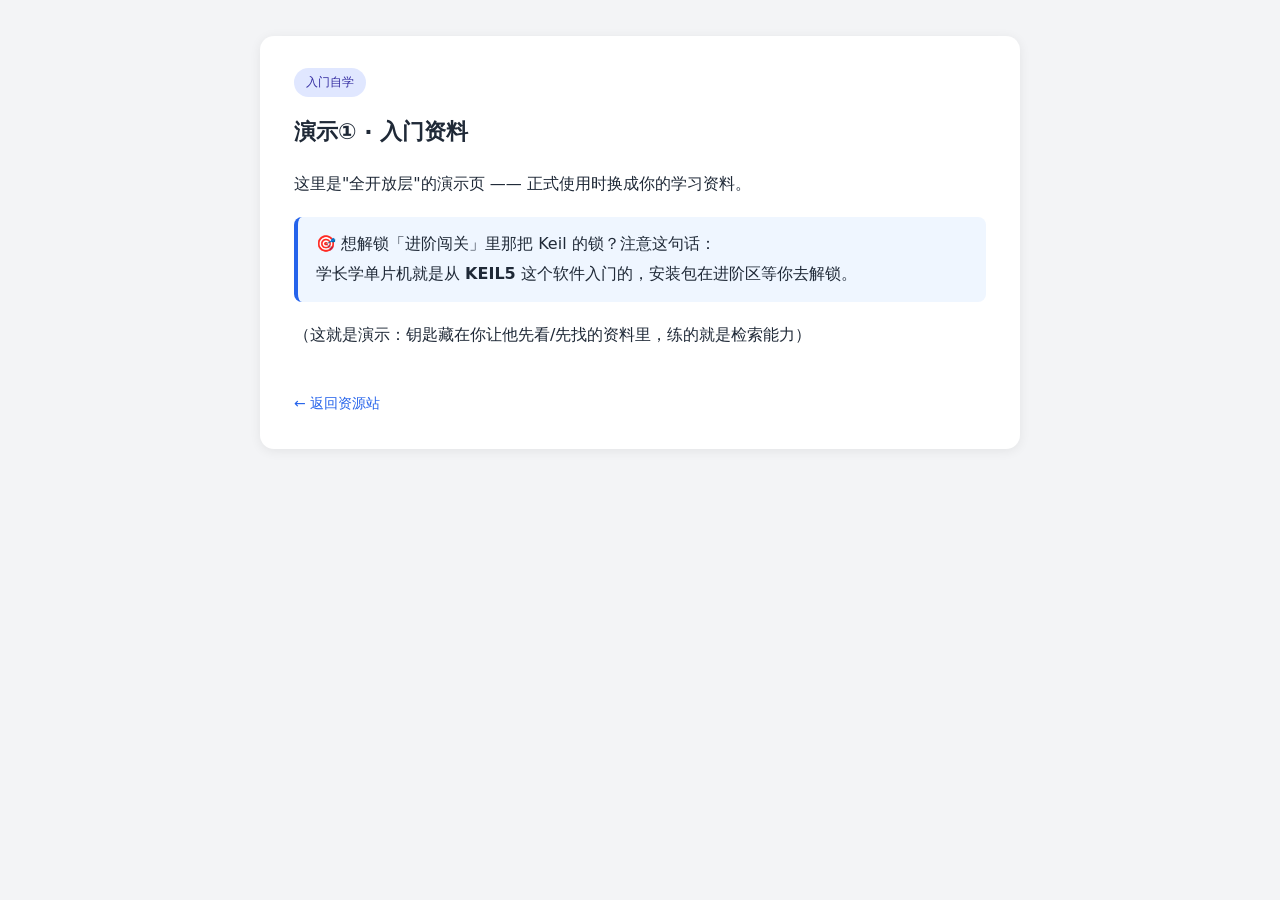
<file: notes/演示1-入门资料.html>
<!DOCTYPE html>
<html lang="zh-CN">
<head>
<meta charset="UTF-8" />
<meta name="viewport" content="width=device-width, initial-scale=1.0" />
<meta name="color-scheme" content="light" />
<title>演示① · 入门资料</title>
<style>
  body{margin:0;background:#f3f4f6;color:#1f2937;font-family:"Microsoft YaHei","PingFang SC",system-ui,sans-serif;line-height:1.9}
  .wrap{max-width:760px;margin:0 auto;padding:36px 18px 90px}
  .card{background:#ffffff;border-radius:14px;padding:30px 34px;box-shadow:0 2px 12px rgba(0,0,0,.07)}
  .tag{display:inline-block;font-size:12px;padding:3px 12px;border-radius:99px;margin-bottom:14px;background:#e0e7ff;color:#3730a3}
  h1{font-size:22px;margin:0 0 10px}
  .clue{background:#eff6ff;border-left:4px solid #2563eb;padding:12px 18px;border-radius:8px;margin:18px 0}
  .ok{background:#ecfdf5;border-left:4px solid #059669;padding:12px 18px;border-radius:8px;margin:18px 0}
  a.back{display:inline-block;margin-top:24px;color:#2563eb;text-decoration:none;font-size:14px}
</style>
</head>
<body>
<div class="wrap">
  <div class="card">
    <span class="tag">入门自学</span>
    <h1>演示① · 入门资料</h1>
    <p>这里是"全开放层"的演示页 —— 正式使用时换成你的学习资料。</p>
    <div class="clue">🎯 想解锁「进阶闯关」里那把 Keil 的锁？注意这句话：<br>
    学长学单片机就是从 <b>KEIL5</b> 这个软件入门的，安装包在进阶区等你去解锁。</div>
    <p>（这就是演示：钥匙藏在你让他先看/先找的资料里，练的就是检索能力）</p>
    <a class="back" href="../index.html">← 返回资源站</a>
  </div>
</div>
</body>
</html>
</file>
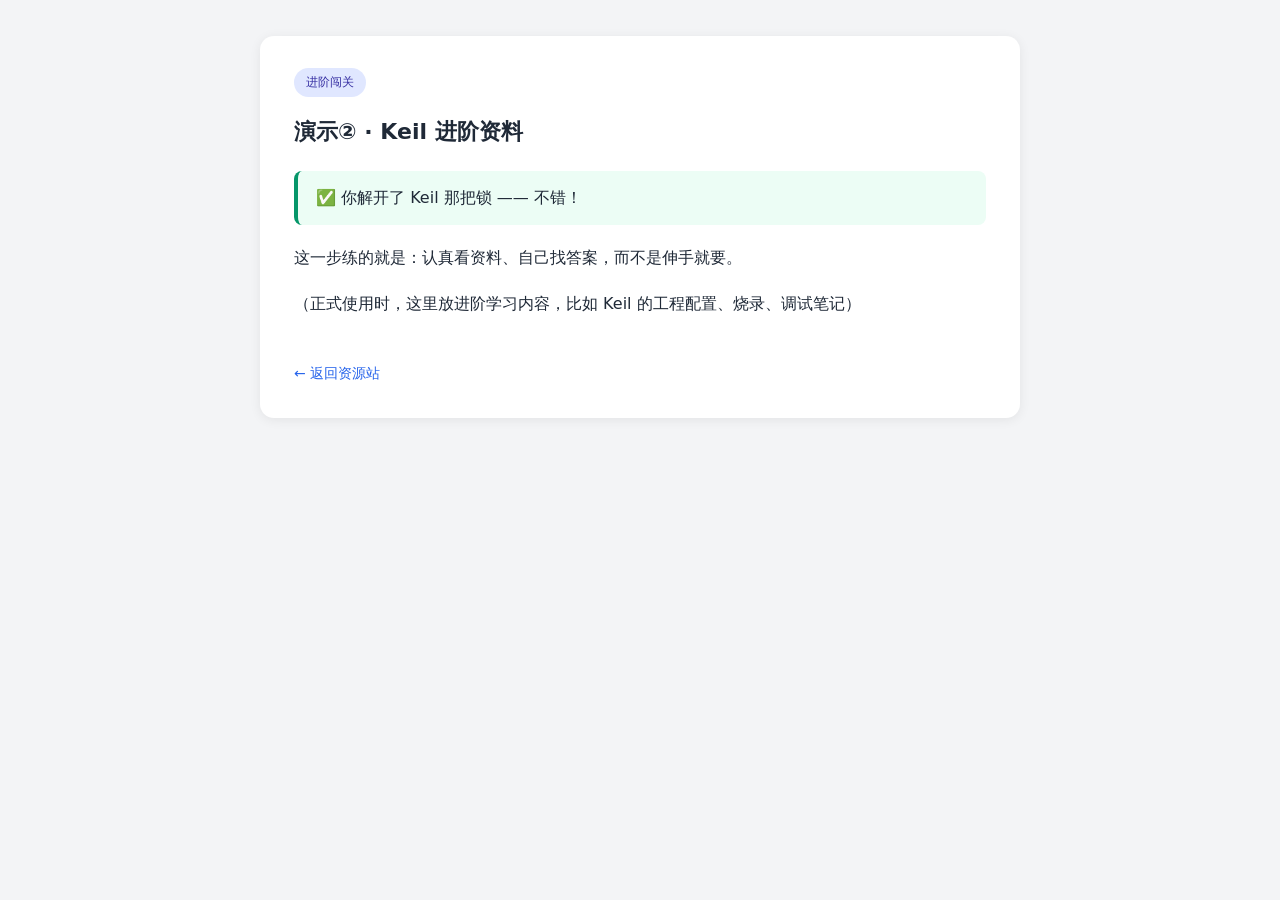
<file: notes/演示2-进阶资料.html>
<!DOCTYPE html>
<html lang="zh-CN">
<head>
<meta charset="UTF-8" />
<meta name="viewport" content="width=device-width, initial-scale=1.0" />
<meta name="color-scheme" content="light" />
<title>演示② · Keil 进阶资料</title>
<style>
  body{margin:0;background:#f3f4f6;color:#1f2937;font-family:"Microsoft YaHei","PingFang SC",system-ui,sans-serif;line-height:1.9}
  .wrap{max-width:760px;margin:0 auto;padding:36px 18px 90px}
  .card{background:#ffffff;border-radius:14px;padding:30px 34px;box-shadow:0 2px 12px rgba(0,0,0,.07)}
  .tag{display:inline-block;font-size:12px;padding:3px 12px;border-radius:99px;margin-bottom:14px;background:#e0e7ff;color:#3730a3}
  h1{font-size:22px;margin:0 0 10px}
  .clue{background:#eff6ff;border-left:4px solid #2563eb;padding:12px 18px;border-radius:8px;margin:18px 0}
  .ok{background:#ecfdf5;border-left:4px solid #059669;padding:12px 18px;border-radius:8px;margin:18px 0}
  a.back{display:inline-block;margin-top:24px;color:#2563eb;text-decoration:none;font-size:14px}
</style>
</head>
<body>
<div class="wrap">
  <div class="card">
    <span class="tag">进阶闯关</span>
    <h1>演示② · Keil 进阶资料</h1>
    <div class="ok">✅ 你解开了 Keil 那把锁 —— 不错！</div>
    <p>这一步练的就是：认真看资料、自己找答案，而不是伸手就要。</p>
    <p>（正式使用时，这里放进阶学习内容，比如 Keil 的工程配置、烧录、调试笔记）</p>
    <a class="back" href="../index.html">← 返回资源站</a>
  </div>
</div>
</body>
</html>
</file>
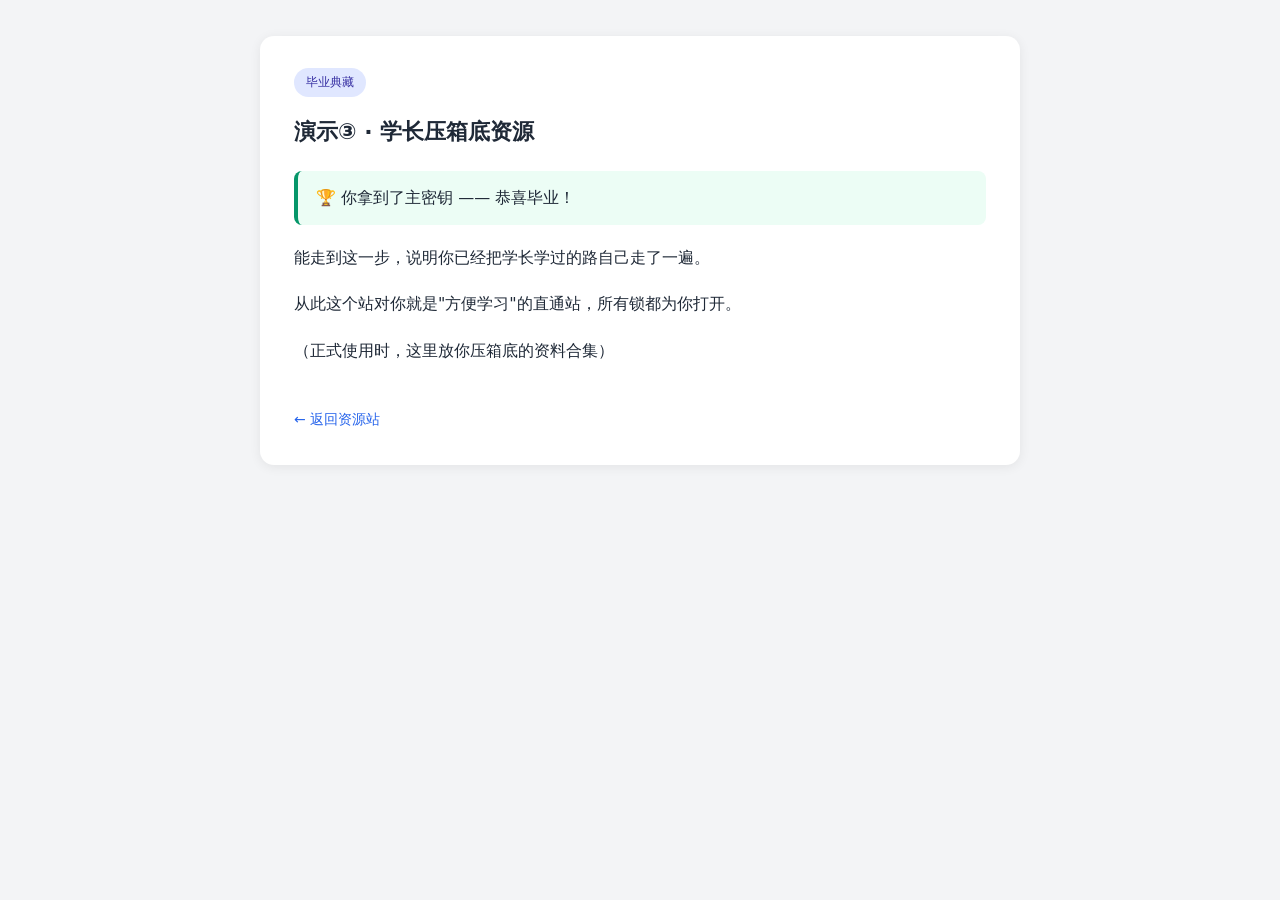
<file: notes/演示3-典藏资源.html>
<!DOCTYPE html>
<html lang="zh-CN">
<head>
<meta charset="UTF-8" />
<meta name="viewport" content="width=device-width, initial-scale=1.0" />
<meta name="color-scheme" content="light" />
<title>演示③ · 学长压箱底资源</title>
<style>
  body{margin:0;background:#f3f4f6;color:#1f2937;font-family:"Microsoft YaHei","PingFang SC",system-ui,sans-serif;line-height:1.9}
  .wrap{max-width:760px;margin:0 auto;padding:36px 18px 90px}
  .card{background:#ffffff;border-radius:14px;padding:30px 34px;box-shadow:0 2px 12px rgba(0,0,0,.07)}
  .tag{display:inline-block;font-size:12px;padding:3px 12px;border-radius:99px;margin-bottom:14px;background:#e0e7ff;color:#3730a3}
  h1{font-size:22px;margin:0 0 10px}
  .clue{background:#eff6ff;border-left:4px solid #2563eb;padding:12px 18px;border-radius:8px;margin:18px 0}
  .ok{background:#ecfdf5;border-left:4px solid #059669;padding:12px 18px;border-radius:8px;margin:18px 0}
  a.back{display:inline-block;margin-top:24px;color:#2563eb;text-decoration:none;font-size:14px}
</style>
</head>
<body>
<div class="wrap">
  <div class="card">
    <span class="tag">毕业典藏</span>
    <h1>演示③ · 学长压箱底资源</h1>
    <div class="ok">🏆 你拿到了主密钥 —— 恭喜毕业！</div>
    <p>能走到这一步，说明你已经把学长学过的路自己走了一遍。</p>
    <p>从此这个站对你就是"方便学习"的直通站，所有锁都为你打开。</p>
    <p>（正式使用时，这里放你压箱底的资料合集）</p>
    <a class="back" href="../index.html">← 返回资源站</a>
  </div>
</div>
</body>
</html>
</file>
<file: css/style.css>
/* ============================================================
   学长资源站 · 样式
   想改颜色/字体？改这里开头的几个变量即可
   ============================================================ */

:root {
  /* —— 主题色（想换配色就改这里）—— */
  --primary: #2563eb;          /* 主色：科技蓝 */
  --primary-dark: #1d4ed8;
  --accent: #0ea5e9;           /* 点缀色：青 */
  --bg: #f6f8fb;               /* 页面背景 */
  --card-bg: #ffffff;          /* 卡片背景 */
  --text: #1e293b;             /* 正文 */
  --text-light: #64748b;       /* 次要文字 */
  --border: #e2e8f0;
  --radius: 14px;
  --shadow: 0 4px 18px rgba(15, 23, 42, .06);
}

* { margin: 0; padding: 0; box-sizing: border-box; }

html { scroll-behavior: smooth; }

body {
  font-family: "PingFang SC", "Microsoft YaHei", "Segoe UI", system-ui, -apple-system, sans-serif;
  background: var(--bg);
  color: var(--text);
  line-height: 1.6;
}

/* ---------- 顶部导航 ---------- */
.nav {
  position: sticky;
  top: 0;
  z-index: 50;
  background: rgba(255, 255, 255, .85);
  backdrop-filter: blur(10px);
  border-bottom: 1px solid var(--border);
}
.nav-inner {
  max-width: 1080px;
  margin: 0 auto;
  padding: 0 20px;
  height: 58px;
  display: flex;
  align-items: center;
  justify-content: space-between;
}
.brand { display: flex; align-items: center; gap: 8px; text-decoration: none; color: var(--text); font-weight: 700; }
.brand-logo { font-size: 20px; }
.nav-links { display: flex; gap: 6px; flex-wrap: wrap; }
.nav-links a {
  text-decoration: none; color: var(--text-light);
  font-size: 13px; padding: 5px 10px; border-radius: 8px;
  transition: .15s;
}
.nav-links a:hover { background: #eef2ff; color: var(--primary); }

/* ---------- Hero 大标题 ---------- */
.hero {
  max-width: 1080px;
  margin: 0 auto;
  padding: 64px 20px 40px;
  text-align: center;
  background:
    radial-gradient(600px 240px at 20% 0%, rgba(37, 99, 235, .08), transparent),
    radial-gradient(600px 240px at 85% 10%, rgba(14, 165, 233, .08), transparent);
}
.hero-title {
  font-size: clamp(34px, 6vw, 52px);
  font-weight: 800;
  letter-spacing: .02em;
  background: linear-gradient(120deg, var(--primary), var(--accent));
  -webkit-background-clip: text;
  background-clip: text;
  color: transparent;
}
.hero-sub { margin-top: 10px; color: var(--text-light); font-size: 16px; }
.hero-notice {
  display: inline-block;
  margin-top: 14px;
  padding: 5px 14px;
  background: #ecfdf5;
  color: #059669;
  border: 1px solid #a7f3d0;
  border-radius: 999px;
  font-size: 13px;
}
.hero-search { margin: 26px auto 0; max-width: 460px; }
.hero-search input {
  width: 100%;
  padding: 12px 18px;
  border: 1px solid var(--border);
  border-radius: 999px;
  font-size: 15px;
  outline: none;
  background: var(--card-bg);
  transition: .2s;
  box-shadow: var(--shadow);
}
.hero-search input:focus { border-color: var(--primary); box-shadow: 0 0 0 3px rgba(37, 99, 235, .15); }

/* ---------- 分类 chips ---------- */
.cat-chips { margin-top: 18px; display: flex; gap: 8px; flex-wrap: wrap; justify-content: center; }
.chip {
  border: 1px solid var(--border);
  background: var(--card-bg);
  color: var(--text-light);
  padding: 7px 16px;
  border-radius: 999px;
  font-size: 14px;
  cursor: pointer;
  transition: .15s;
  user-select: none;
}
.chip:hover { border-color: var(--primary); color: var(--primary); }
.chip.active { background: var(--primary); border-color: var(--primary); color: #fff; }

/* ---------- 内容区 ---------- */
.content { max-width: 1080px; margin: 0 auto; padding: 10px 20px 60px; }
.section-title { display: flex; align-items: baseline; gap: 10px; margin: 18px 0 16px; }
.section-title h2 { font-size: 20px; }
.section-count { color: var(--text-light); font-size: 13px; }

/* ---------- 资源卡片 ---------- */
.cards { display: grid; grid-template-columns: repeat(auto-fill, minmax(320px, 1fr)); gap: 16px; }

.card {
  background: var(--card-bg);
  border: 1px solid var(--border);
  border-radius: var(--radius);
  padding: 18px 18px 16px;
  box-shadow: var(--shadow);
  display: flex;
  flex-direction: column;
  gap: 8px;
  transition: transform .15s, box-shadow .15s;
  position: relative;
  overflow: hidden;
}
.card::before {
  content: "";
  position: absolute;
  inset: 0 auto auto 0;
  width: 4px;
  height: 100%;
  background: var(--primary);
}
.card:hover { transform: translateY(-3px); box-shadow: 0 10px 26px rgba(15, 23, 42, .12); }

.card-top { display: flex; align-items: flex-start; gap: 10px; }
.card-icon { font-size: 30px; line-height: 1; filter: drop-shadow(0 2px 4px rgba(0,0,0,.12)); }
.card-title { font-size: 17px; font-weight: 700; }
.card-meta { margin-left: auto; text-align: right; font-size: 12px; color: var(--text-light); flex-shrink: 0; }
.card-meta div { line-height: 1.5; }
.card-desc { font-size: 13.5px; color: var(--text-light); flex: 1; }
.card-note {
  font-size: 12.5px;
  background: #fffbeb;
  color: #b45309;
  border: 1px solid #fde68a;
  border-radius: 8px;
  padding: 6px 10px;
}
.card-actions { display: flex; gap: 8px; margin-top: 4px; }

.btn {
  flex: 1;
  text-align: center;
  text-decoration: none;
  font-size: 14px;
  font-weight: 600;
  padding: 9px 0;
  border-radius: 9px;
  transition: .15s;
}
.btn-primary { background: var(--primary); color: #fff; }
.btn-primary:hover { background: var(--primary-dark); }
.btn-ghost {
  background: transparent;
  color: var(--primary);
  border: 1px solid var(--primary);
}
.btn-ghost:hover { background: #eef2ff; }
.btn-cat {
  background: #f1f5f9;
  color: var(--text-light);
  border-radius: 999px;
  padding: 5px 14px;
  font-size: 12px;
  text-decoration: none;
  align-self: flex-start;
}
.btn-cat:hover { background: #e2e8f0; color: var(--text); }

/* ---------- 钥匙输入框（上锁的资源） ---------- */
.key-input {
  flex: 2;
  min-width: 0;
  padding: 8px 12px;
  border: 1px solid var(--border);
  border-radius: 9px;
  font-size: 13.5px;
  outline: none;
  background: #fff;
  transition: border-color .15s, box-shadow .15s;
}
.key-input:focus { border-color: var(--primary); box-shadow: 0 0 0 3px rgba(37, 99, 235, .12); }
.key-btn { flex: 0 0 auto !important; }

/* ---------- 空状态 ---------- */
.empty { text-align: center; color: var(--text-light); padding: 60px 0; font-size: 15px; }
.hidden { display: none !important; }

/* ---------- 页脚 ---------- */
.footer {
  text-align: center;
  color: var(--text-light);
  font-size: 13px;
  padding: 26px 20px 34px;
  border-top: 1px solid var(--border);
  background: #fff;
}

/* ---------- 工作区区块（页面主体：每个工作区一块） ---------- */
.areas { display: flex; flex-direction: column; gap: 30px; }

/* 点顶部导航跳过来时，别被吸顶导航挡住标题 */
.area { scroll-margin-top: 76px; }

.area-head {
  display: flex;
  align-items: center;
  gap: 12px;
  padding: 10px 16px;
  margin-bottom: 14px;
  border-radius: 12px;
  background: var(--card-bg);
  border: 1px solid var(--border);
  border-left: 5px solid var(--area-color, var(--primary));  /* 每个工作区一条专属色 */
  box-shadow: var(--shadow);
}
.area-icon { font-size: 26px; line-height: 1; flex-shrink: 0; }
.area-titles { flex: 1; min-width: 0; }
.area-name { font-size: 17px; font-weight: 800; color: var(--area-color, var(--primary)); }
.area-desc { font-size: 12.5px; color: var(--text-light); margin-top: 2px; }
.area-count {
  flex-shrink: 0;
  font-size: 12px;
  font-weight: 700;
  color: var(--text-light);
  background: #f1f5f9;
  padding: 3px 11px;
  border-radius: 999px;
}

/* 卡片左侧色条跟着工作区颜色走 */
.area .card::before { background: var(--area-color, var(--primary)); }

/* 空工作区占位 */
.area-empty {
  grid-column: 1 / -1;
  text-align: center;
  color: var(--text-light);
  font-size: 13.5px;
  padding: 24px 16px;
  border: 1px dashed var(--border);
  border-radius: var(--radius);
  background: var(--card-bg);
}

/* ---------- 手机适配 ---------- */
@media (max-width: 640px) {
  .hero { padding: 44px 16px 28px; }
  .content { padding: 6px 14px 50px; }
  .cards { grid-template-columns: 1fr; }
  .nav-links { display: none; }   /* 手机隐藏工作区快捷链接，用 chips 即可 */
  .areas { gap: 22px; }
  .area-head { padding: 8px 12px; gap: 9px; }
  .area-icon { font-size: 22px; }
  .area-name { font-size: 15.5px; }
  .area-desc { font-size: 12px; }
}
</file>
